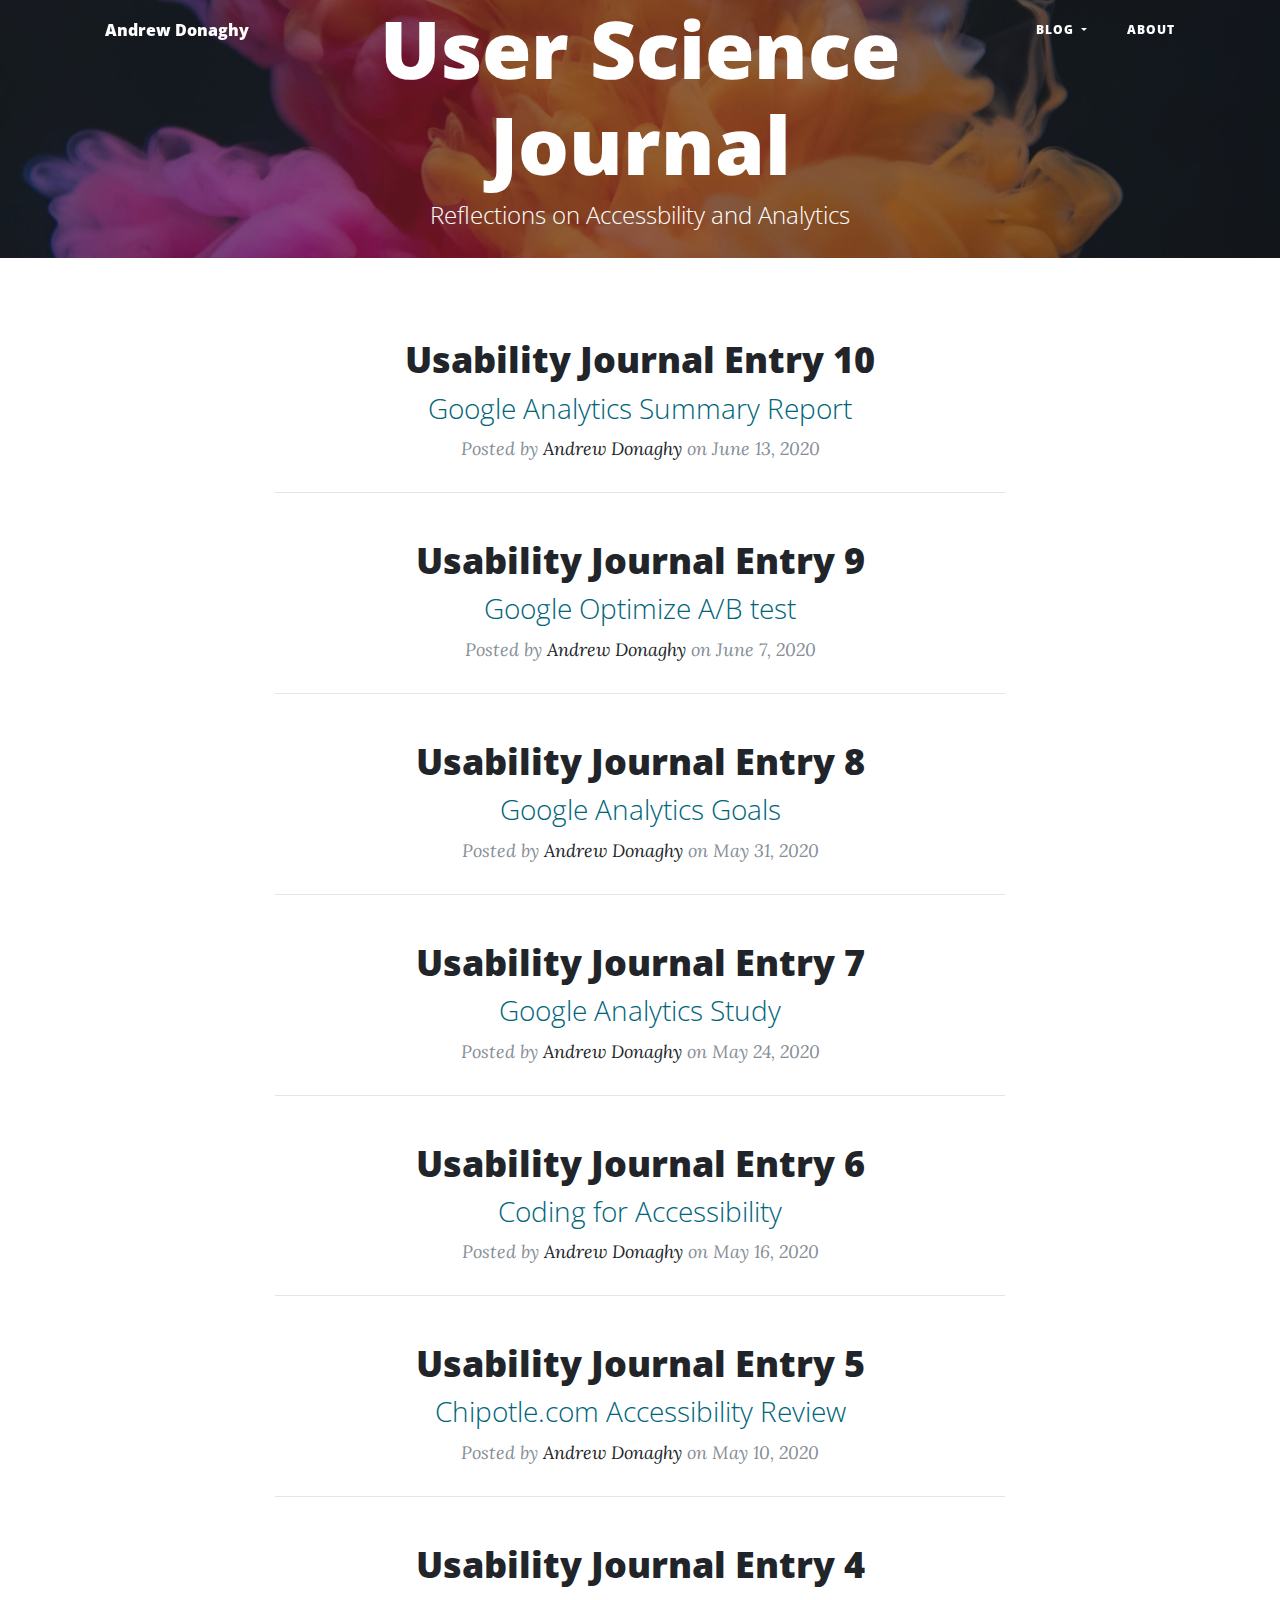
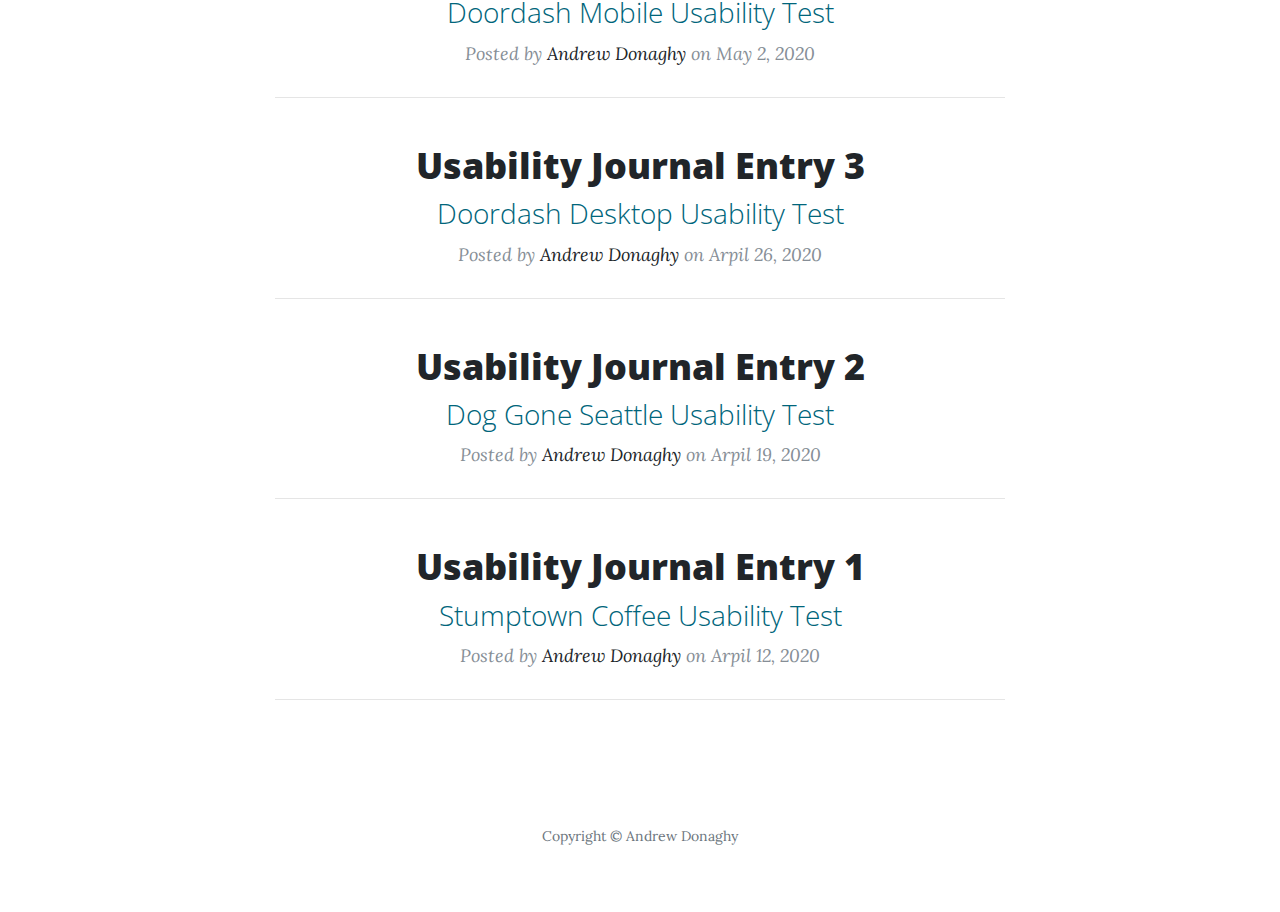
<file: index.html>
<!DOCTYPE html>
<html lang="en">

<head>
 <!-- Global site tag (gtag.js) - Google Analytics -->
<script async src="https://www.googletagmanager.com/gtag/js?id=UA-163426474-1"></script>
<script>
  window.dataLayer = window.dataLayer || [];
  function gtag(){dataLayer.push(arguments);}
  gtag('js', new Date());

  gtag('config', 'UA-163426474-1');
</script>

  <meta charset="utf-8">
  <meta name="viewport" content="width=device-width, initial-scale=1, shrink-to-fit=no">
  <meta name="description" content="Andrew Donaghy's User Science Journal">
  <meta name="author" content="Andrew Donaghy">

  <title>User Science Journal</title>

  <!-- Bootstrap core CSS -->
  <link href="https://stackpath.bootstrapcdn.com/bootstrap/4.3.1/css/bootstrap.min.css " rel="stylesheet">

  <!-- Custom fonts for this template -->
  <link rel="stylesheet" href="https://use.fontawesome.com/releases/v5.7.2/css/all.css" integrity="sha384-fnmOCqbTlWIlj8LyTjo7mOUStjsKC4pOpQbqyi7RrhN7udi9RwhKkMHpvLbHG9Sr"
    crossorigin="anonymous">
  <link href='https://fonts.googleapis.com/css?family=Lora:400,700,400italic,700italic' rel='stylesheet' type='text/css'>
  <link href='https://fonts.googleapis.com/css?family=Open+Sans:300italic,400italic,600italic,700italic,800italic,400,300,600,700,800'
    rel='stylesheet' type='text/css'>

  <!-- Custom styles for this template -->
  <link href="css/clean-blog.min.css" rel="stylesheet">
  <link rel="apple-touch-icon" sizes="57x57" href="apple-icon-57x57.png">
  <link rel="apple-touch-icon" sizes="60x60" href="apple-icon-60x60.png">
  <link rel="apple-touch-icon" sizes="72x72" href="apple-icon-72x72.png">
  <link rel="apple-touch-icon" sizes="76x76" href="apple-icon-76x76.png">
  <link rel="apple-touch-icon" sizes="114x114" href="apple-icon-114x114.png">
  <link rel="apple-touch-icon" sizes="120x120" href="apple-icon-120x120.png">
  <link rel="apple-touch-icon" sizes="144x144" href="apple-icon-144x144.png">
  <link rel="apple-touch-icon" sizes="152x152" href="apple-icon-152x152.png">
  <link rel="apple-touch-icon" sizes="180x180" href="apple-icon-180x180.png">
  <link rel="icon" type="image/png" sizes="192x192" href="android-icon-192x192.png">
  <link rel="icon" type="image/png" sizes="32x32" href="favicon-32x32.png">
  <link rel="icon" type="image/png" sizes="96x96" href="favicon-96x96.png">
  <link rel="icon" type="image/png" sizes="16x16" href="favicon-16x16.png">
  <link rel="manifest" href="manifest.json">
  <meta name="msapplication-TileColor" content="#ffffff">
  <meta name="msapplication-TileImage" content="ms-icon-144x144.png">
  <meta name="theme-color" content="#ffffff">

</head>


<body>
  <a class="skip-to-content-link" href="#main">
    Skip to main content
  </a>
  <!-- Navigation -->
  <nav class="navbar navbar-expand-lg navbar-light fixed-top" id="mainNav">
    <div class="container">
      <a class="navbar-brand" href="index.html">Andrew Donaghy</a>
      <button class="navbar-toggler navbar-toggler-right" type="button" data-toggle="collapse" data-target="#navbarResponsive"
        aria-controls="navbarResponsive" aria-expanded="false" aria-label="Toggle navigation">
        Menu
        <i class="fas fa-bars"></i>
      </button>
      <div class="collapse navbar-collapse" id="navbarResponsive">
        <ul class="navbar-nav ml-auto">
          <!-- <li class="nav-item">
            <a class="nav-link" href="index.html">Home</a>
          </li> -->

          <li class="nav-item dropdown">
            <a class="nav-link dropdown-toggle" href="#" id="navbarDropdownBlog" data-toggle="dropdown" aria-haspopup="true"
              aria-expanded="false">
              Blog
            </a>
            <div class="dropdown-menu dropdown-menu-right" aria-labelledby="navbarDropdownBlog">
              <a class="dropdown-item" href="post1.html">Post 1</a>
              <a class="dropdown-item" href="post2.html">Post 2</a>
              <a class="dropdown-item" href="post3.html">Post 3</a>
              <a class="dropdown-item" href="post4.html">Post 4</a>
              <a class="dropdown-item" href="post5.html">Post 5</a>
              <a class="dropdown-item" href="post6.html">Post 6</a>
              <a class="dropdown-item" href="post7.html">Post 7</a>
              <a class="dropdown-item" href="post8.html">Post 8</a>
              <a class="dropdown-item" href="post9.html">Post 9</a>
              <a class="dropdown-item" href="post10.html">Post 10</a>


            </div>
          </li>
          <li class="nav-item">
            <a class="nav-link" href="about.html">About</a>
          </li>
        </ul>
      </div>
    </div>
  </nav>

  <!-- Page Header -->
  <header class="masthead" style="background-image: url('img/abstract-art.jpg')">
    <div class="overlay"></div>
    <div class="container">
      <div class="row">
        <div class="col-lg-8 col-md-10 mx-auto">
          <div class="site-heading">
            <h1>User Science Journal</h1>
            <span class="subheading">Reflections on Accessbility and Analytics</span>

          </div>

        </div>
      </div>
    </div>
  </header>

  <!-- Main Content -->
  <main id="main" class="container">
    <div class="row">

      <div class="col-lg-8 col-md-12 mx-auto">
        <div class="post-preview">
          <a href="post10.html">
            <h2 class="post-title">
              Usability Journal Entry 10
            </h2>
            <h3 class="post-subtitle">
              Google Analytics Summary Report
            </h3>
          </a>
          <p class="post-meta">Posted by
            <a href="#">Andrew Donaghy</a>
            on June 13, 2020</p>
        </div>
        <hr>

      </div>

      <div class="col-lg-8 col-md-12 mx-auto">
        <div class="post-preview">
          <a href="post9.html">
            <h2 class="post-title">
              Usability Journal Entry 9
            </h2>
            <h3 class="post-subtitle">
              Google Optimize A/B test
            </h3>
          </a>
          <p class="post-meta">Posted by
            <a href="#">Andrew Donaghy</a>
            on June 7, 2020</p>
        </div>
        <hr>

      </div>

      <div class="col-lg-8 col-md-12 mx-auto">
        <div class="post-preview">
          <a href="post8.html">
            <h2 class="post-title">
              Usability Journal Entry 8
            </h2>
            <h3 class="post-subtitle">
              Google Analytics Goals
            </h3>
          </a>
          <p class="post-meta">Posted by
            <a href="#">Andrew Donaghy</a>
            on May 31, 2020</p>
        </div>
        <hr>

      </div>

      <div class="col-lg-8 col-md-12 mx-auto">
        <div class="post-preview">
          <a href="post7.html">
            <h2 class="post-title">
              Usability Journal Entry 7
            </h2>
            <h3 class="post-subtitle">
              Google Analytics Study
            </h3>
          </a>
          <p class="post-meta">Posted by
            <a href="#">Andrew Donaghy</a>
            on May 24, 2020</p>
        </div>
        <hr>

      </div>

      <div class="col-lg-8 col-md-12 mx-auto">
        <div class="post-preview">
          <a href="post6.html">
            <h2 class="post-title">
              Usability Journal Entry 6
            </h2>
            <h3 class="post-subtitle">
              Coding for Accessibility
            </h3>
          </a>
          <p class="post-meta">Posted by
            <a href="#">Andrew Donaghy</a>
            on May 16, 2020</p>
        </div>
        <hr>

      </div>

      <div class="col-lg-8 col-md-12 mx-auto">
        <div class="post-preview">
          <a href="post5.html">
            <h2 class="post-title">
              Usability Journal Entry 5
            </h2>
            <h3 class="post-subtitle">
              Chipotle.com Accessibility Review
            </h3>
          </a>
          <p class="post-meta">Posted by
            <a href="#">Andrew Donaghy</a>
            on May 10, 2020</p>
        </div>
        <hr>

      </div>

      <div class="col-lg-8 col-md-12 mx-auto">
        <div class="post-preview">
          <a href="post4.html">
            <h2 class="post-title">
              Usability Journal Entry 4
            </h2>
            <h3 class="post-subtitle">
              Doordash Mobile Usability Test
            </h3>
          </a>
          <p class="post-meta">Posted by
            <a href="#">Andrew Donaghy</a>
            on May 2, 2020</p>
        </div>
        <hr>

      </div>
 


      <div class="col-lg-8 col-md-12 mx-auto">
        <div class="post-preview">
          <a href="post3.html">
            <h2 class="post-title">
              Usability Journal Entry 3
            </h2>
            <h3 class="post-subtitle">
              Doordash Desktop Usability Test
            </h3>
          </a>
          <p class="post-meta">Posted by
            <a href="#">Andrew Donaghy</a>
            on Arpil 26, 2020</p>
        </div>
        <hr>

      </div>

      <div class="col-lg-8 col-md-12 mx-auto">
        <div class="post-preview">
          <a href="post2.html">
            <h2 class="post-title">
              Usability Journal Entry 2
            </h2>
            <h3 class="post-subtitle">
              Dog Gone Seattle Usability Test
            </h3>
          </a>
          <p class="post-meta">Posted by
            <a href="#">Andrew Donaghy</a>
            on Arpil 19, 2020</p>
        </div>
        <hr>

      </div>

      <div class="col-lg-8 col-md-12 mx-auto">
        <div class="post-preview">
          <a href="post1.html">
            <h2 class="post-title">
              Usability Journal Entry 1
            </h2>
            <h3 class="post-subtitle">
              Stumptown Coffee Usability Test
            </h3>
          </a>
          <p class="post-meta">Posted by
            <a href="#">Andrew Donaghy</a>
            on Arpil 12, 2020</p>
        </div>
        <hr>

      </div>

     


    </div>
  </main>


  <!-- Footer -->
  <footer>
    <div class="container">
      <div class="row">
        <div class="col-lg-8 col-md-10 mx-auto">
          <ul class="list-inline text-center">
            <li class="list-inline-item">
              <a href="https://github.com/apdonaghy">
                <span class="fa-stack fa-lg">
                  <i class="fas fa-circle fa-stack-2x"></i>
                  <i class="fab fa-github fa-stack-1x fa-inverse"></i>
                </span>
              </a>
            </li>
          </ul>
          <p class="copyright text-muted">Copyright &copy; Andrew Donaghy</p>
        </div>
      </div>
    </div>
  </footer>

  <!-- Bootstrap core JavaScript -->
  <script src="https://code.jquery.com/jquery-3.3.1.slim.min.js" integrity="sha384-q8i/X+965DzO0rT7abK41JStQIAqVgRVzpbzo5smXKp4YfRvH+8abtTE1Pi6jizo"
    crossorigin="anonymous"></script>
  <script src="https://cdnjs.cloudflare.com/ajax/libs/popper.js/1.14.7/umd/popper.min.js" integrity="sha384-UO2eT0CpHqdSJQ6hJty5KVphtPhzWj9WO1clHTMGa3JDZwrnQq4sF86dIHNDz0W1"
    crossorigin="anonymous"></script>
  <script src="https://stackpath.bootstrapcdn.com/bootstrap/4.3.1/js/bootstrap.min.js" integrity="sha384-JjSmVgyd0p3pXB1rRibZUAYoIIy6OrQ6VrjIEaFf/nJGzIxFDsf4x0xIM+B07jRM"
    crossorigin="anonymous"></script>


  <!-- Custom scripts for this template -->
  <script src="js/clean-blog.min.js"></script>
</body>

</html>
</file>
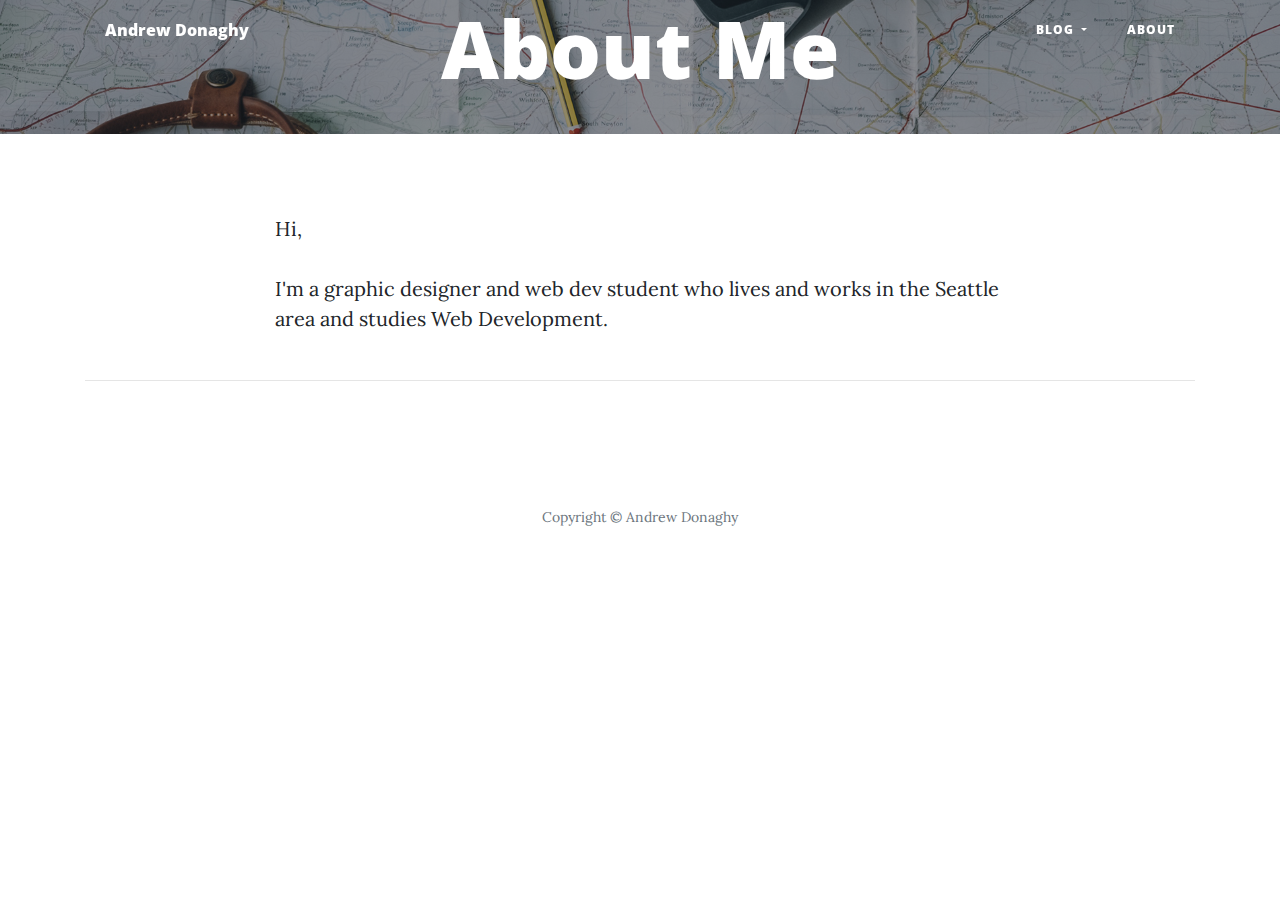
<file: about.html>
<!DOCTYPE html>
<html lang="en">

<head>
  <!-- Global site tag (gtag.js) - Google Analytics -->
<script async src="https://www.googletagmanager.com/gtag/js?id=UA-163426474-1"></script>
<script>
  window.dataLayer = window.dataLayer || [];
  function gtag(){dataLayer.push(arguments);}
  gtag('js', new Date());

  gtag('config', 'UA-163426474-1');
</script>

  <meta charset="utf-8">
  <meta name="viewport" content="width=device-width, initial-scale=1, shrink-to-fit=no">
  <meta name="description" content="">
  <meta name="author" content="">

  <title>Clean Blog - Start Bootstrap Theme</title>

  <!-- Bootstrap core CSS -->
  <link href="https://stackpath.bootstrapcdn.com/bootstrap/4.3.1/css/bootstrap.min.css " rel="stylesheet">

  <!-- Custom fonts for this template -->
  <link rel="stylesheet" href="https://use.fontawesome.com/releases/v5.7.2/css/all.css" integrity="sha384-fnmOCqbTlWIlj8LyTjo7mOUStjsKC4pOpQbqyi7RrhN7udi9RwhKkMHpvLbHG9Sr"
    crossorigin="anonymous">
  <link href='https://fonts.googleapis.com/css?family=Lora:400,700,400italic,700italic' rel='stylesheet' type='text/css'>
  <link href='https://fonts.googleapis.com/css?family=Open+Sans:300italic,400italic,600italic,700italic,800italic,400,300,600,700,800'
    rel='stylesheet' type='text/css'>
  <link href="css/clean-blog.min.css" rel="stylesheet">

</head>

<body>

  <!-- Navigation -->
  <nav class="navbar navbar-expand-lg navbar-light fixed-top" id="mainNav">
    <div class="container">
      <a class="navbar-brand" href="index.html">Andrew Donaghy</a>
      <button class="navbar-toggler navbar-toggler-right" type="button" data-toggle="collapse" data-target="#navbarResponsive"
        aria-controls="navbarResponsive" aria-expanded="false" aria-label="Toggle navigation">
        Menu
        <i class="fas fa-bars"></i>
      </button>
      <div class="collapse navbar-collapse" id="navbarResponsive">
        <ul class="navbar-nav ml-auto">
          <!-- <li class="nav-item">
            <a class="nav-link" href="index.html">Home</a>
          </li> -->


          <li class="nav-item dropdown">
            <a class="nav-link dropdown-toggle" href="#" id="navbarDropdownBlog" data-toggle="dropdown" aria-haspopup="true"
              aria-expanded="false">
              Blog
            </a>
            <div class="dropdown-menu dropdown-menu-right" aria-labelledby="navbarDropdownBlog">
              <a class="dropdown-item" href="post1.html">Post 1</a>
              <a class="dropdown-item" href="post2.html">Post 2</a>
              <a class="dropdown-item" href="post3.html">Post 3</a>
              <a class="dropdown-item" href="post4.html">Post 4</a>
              <a class="dropdown-item" href="post5.html">Post 5</a>
              <a class="dropdown-item" href="post6.html">Post 6</a>
              <a class="dropdown-item" href="post7.html">Post 7</a>
              <a class="dropdown-item" href="post8.html">Post 8</a>
              <a class="dropdown-item" href="post9.html">Post 9</a>
              <a class="dropdown-item" href="post10.html">Post 10</a>
            </div>
          </li>
          <li class="nav-item">
            <a class="nav-link" href="about.html">About</a>
          </li>
        </ul>
      </div>
    </div>
  </nav>


  <!-- Page Header -->
  <header class="masthead" style="background-image: url('img/about-bg.jpg')">
    <div class="overlay"></div>
    <div class="container">
      <div class="row">
        <div class="col-lg-8 col-md-10 mx-auto">
          <div class="page-heading">
            <h1>About Me</h1>
            <!-- <span class="subheading"></span> -->
          </div>
        </div>
      </div>
    </div>
  </header>

  <!-- Main Content -->
  <div class="container">
    <div class="row">
      <div class="col-lg-8 col-md-12 mx-auto">
        <p>Hi,</p>
        <p>I'm a graphic designer and web dev student who lives and works in the Seattle area and studies Web Development.</p>
     
        
      </div>
    </div>

    <hr>

  <!-- Footer -->
  <footer>
    <div class="container">
      <div class="row">
        <div class="col-lg-8 col-md-10 mx-auto">
          <ul class="list-inline text-center">
            <li class="list-inline-item">
              <a href="https://github.com/apdonaghy">
                <span class="fa-stack fa-lg">
                  <i class="fas fa-circle fa-stack-2x"></i>
                  <i class="fab fa-github fa-stack-1x fa-inverse"></i>
                </span>
              </a>
            </li>
          </ul>
          <p class="copyright text-muted">Copyright &copy; Andrew Donaghy</p>
        </div>
      </div>
    </div>
  </footer>

  <!-- Bootstrap core JavaScript -->
  <script src="https://code.jquery.com/jquery-3.3.1.slim.min.js" integrity="sha384-q8i/X+965DzO0rT7abK41JStQIAqVgRVzpbzo5smXKp4YfRvH+8abtTE1Pi6jizo"
    crossorigin="anonymous"></script>
  <script src="https://cdnjs.cloudflare.com/ajax/libs/popper.js/1.14.7/umd/popper.min.js" integrity="sha384-UO2eT0CpHqdSJQ6hJty5KVphtPhzWj9WO1clHTMGa3JDZwrnQq4sF86dIHNDz0W1"
    crossorigin="anonymous"></script>
  <script src="https://stackpath.bootstrapcdn.com/bootstrap/4.3.1/js/bootstrap.min.js" integrity="sha384-JjSmVgyd0p3pXB1rRibZUAYoIIy6OrQ6VrjIEaFf/nJGzIxFDsf4x0xIM+B07jRM"
    crossorigin="anonymous"></script>


  <!-- Custom scripts for this template -->
  <script src="js/clean-blog.min.js"></script>
</body>

</html>
</file>
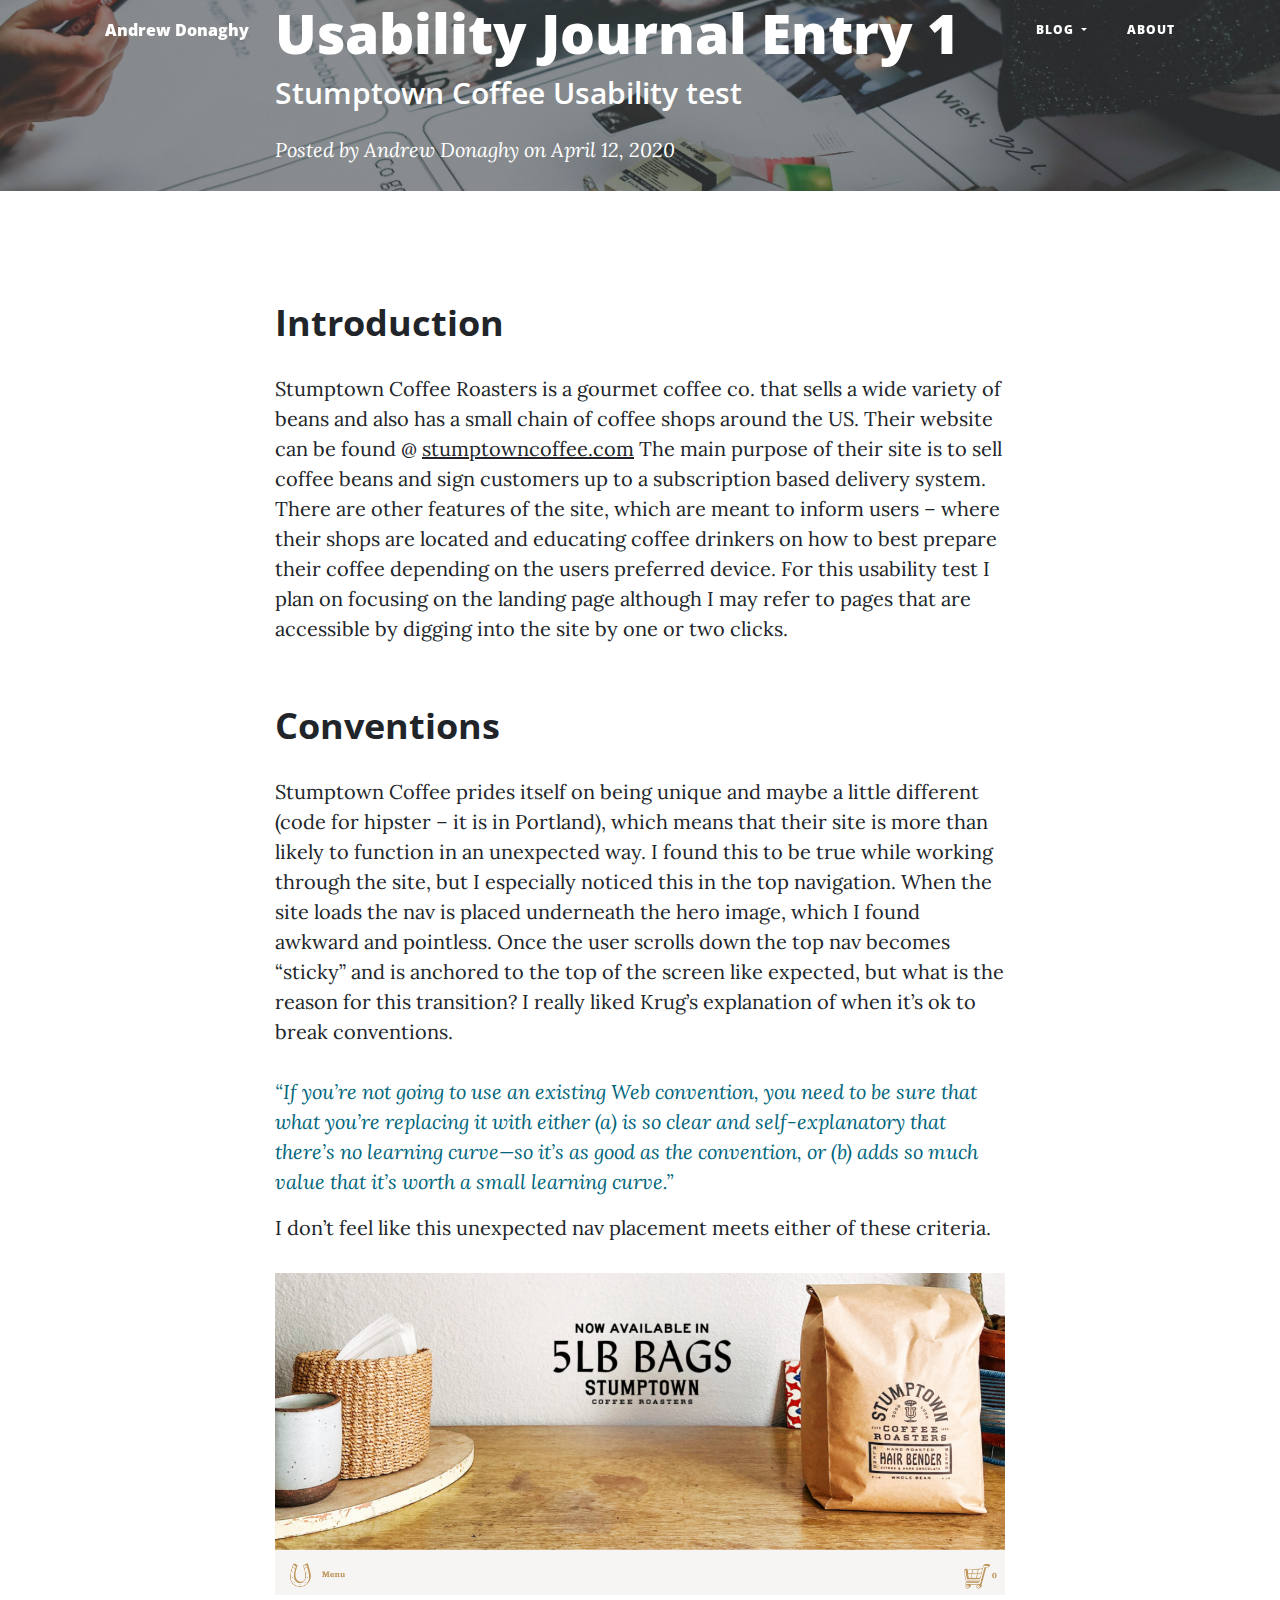
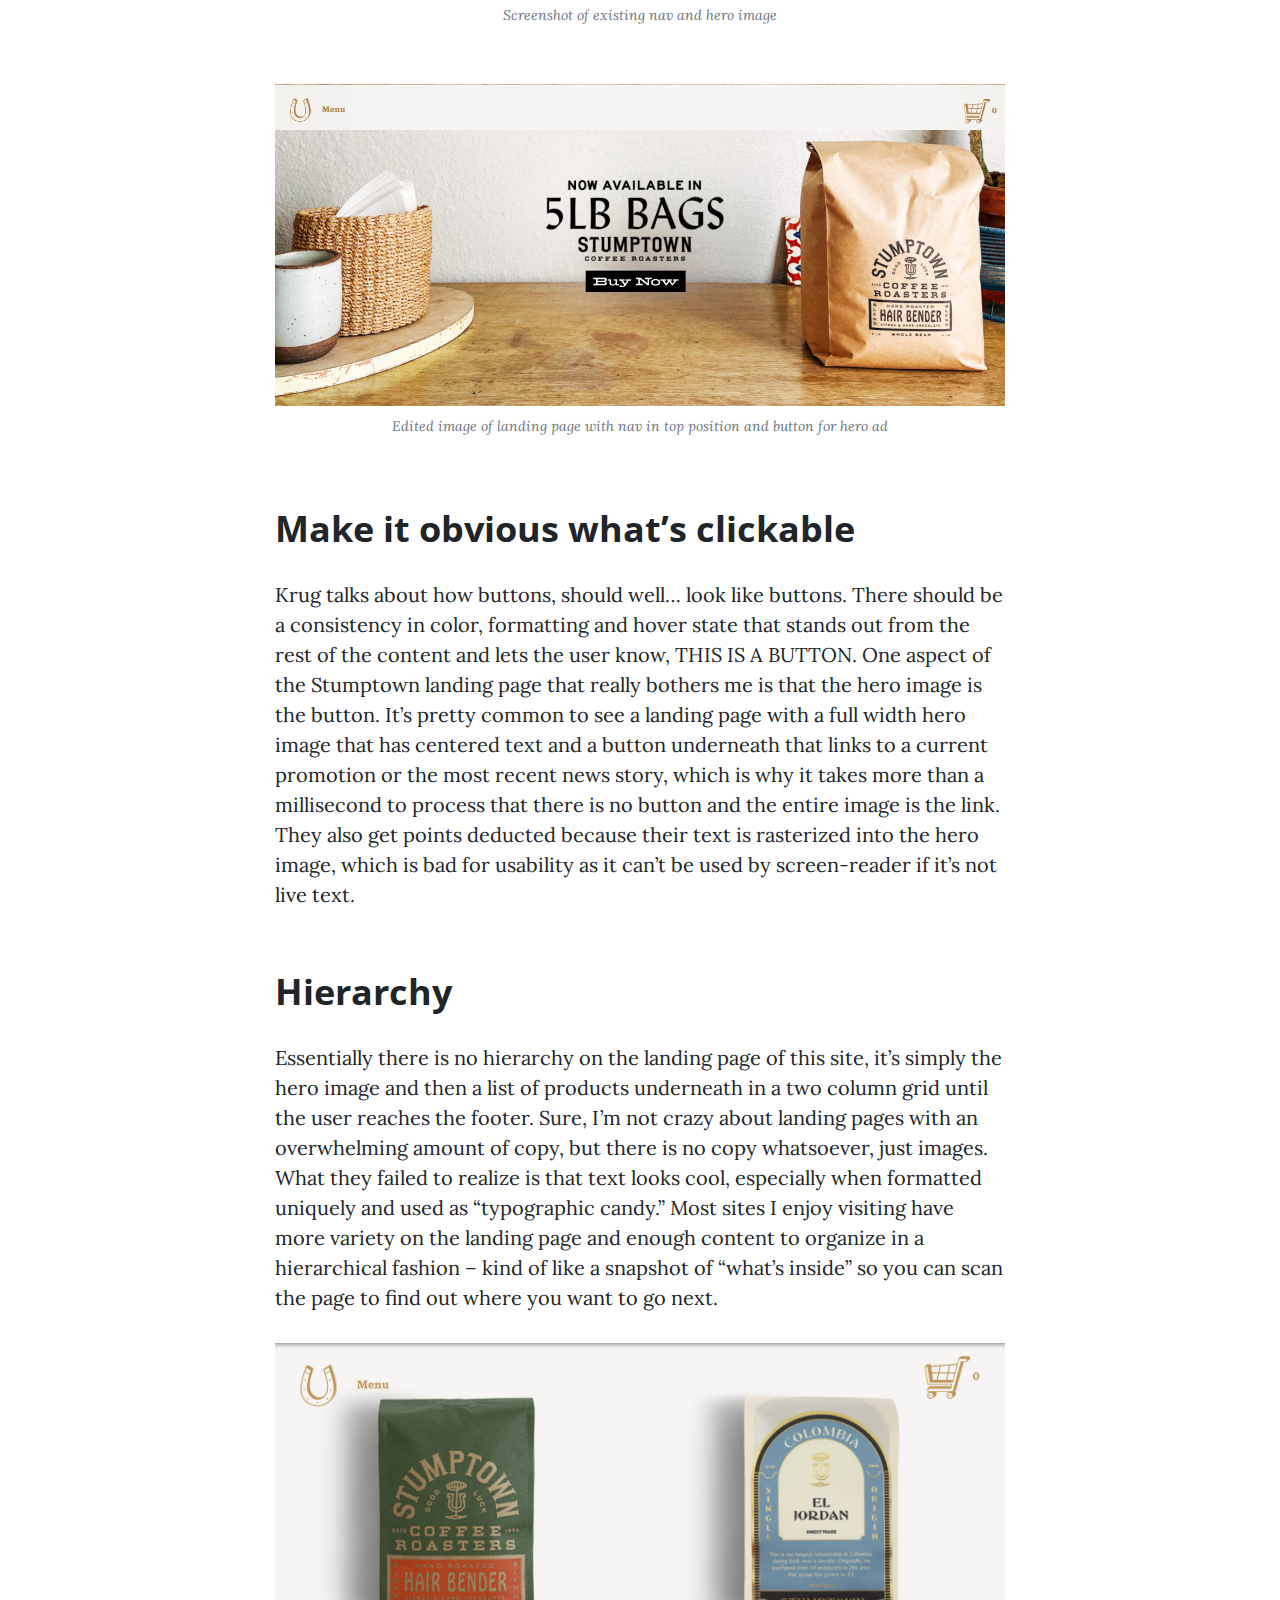
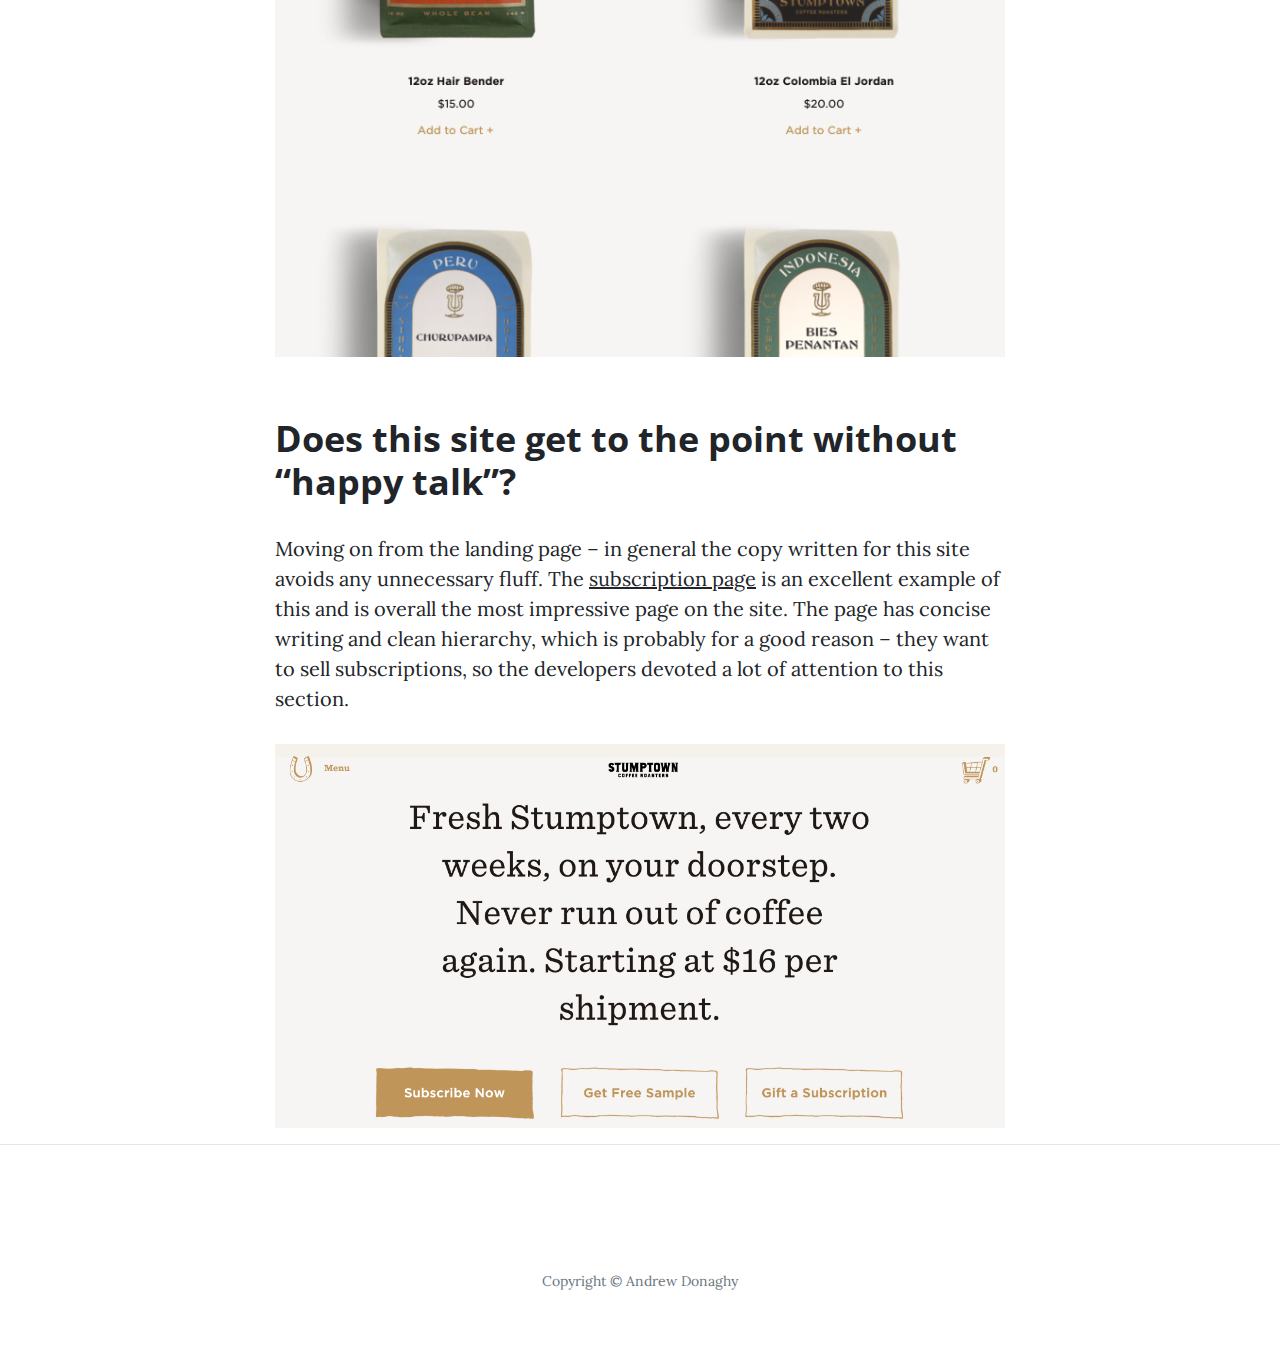
<file: post1.html>
<!DOCTYPE html>
<html lang="en">

<head>
  <!-- Global site tag (gtag.js) - Google Analytics -->
  <script async src="https://www.googletagmanager.com/gtag/js?id=UA-163426474-1"></script>
  <script>
    window.dataLayer = window.dataLayer || [];

    function gtag() {
      dataLayer.push(arguments);
    }
    gtag('js', new Date());

    gtag('config', 'UA-163426474-1');
  </script>
  <meta charset="utf-8">
  <meta name="viewport" content="width=device-width, initial-scale=1, shrink-to-fit=no">
  <meta name="description" content="Andrew Donaghy's User Science Journal">
  <meta name="author" content="Andrew Donaghy">

  <title>User Science Journal</title>

  <!-- Bootstrap core CSS -->
  <link href="https://stackpath.bootstrapcdn.com/bootstrap/4.3.1/css/bootstrap.min.css " rel="stylesheet">

  <!-- Custom fonts for this template -->
  <link rel="stylesheet" href="https://use.fontawesome.com/releases/v5.7.2/css/all.css"
    integrity="sha384-fnmOCqbTlWIlj8LyTjo7mOUStjsKC4pOpQbqyi7RrhN7udi9RwhKkMHpvLbHG9Sr" crossorigin="anonymous">
  <link href='https://fonts.googleapis.com/css?family=Lora:400,700,400italic,700italic' rel='stylesheet'
    type='text/css'>
  <link
    href='https://fonts.googleapis.com/css?family=Open+Sans:300italic,400italic,600italic,700italic,800italic,400,300,600,700,800'
    rel='stylesheet' type='text/css'>
  <link href="css/clean-blog.min.css" rel="stylesheet">

</head>

<body>

  <!-- Navigation -->
  <nav class="navbar navbar-expand-lg navbar-light fixed-top" id="mainNav">
    <div class="container">
      <a class="navbar-brand" href="index.html">Andrew Donaghy</a>
      <button class="navbar-toggler navbar-toggler-right" type="button" data-toggle="collapse"
        data-target="#navbarResponsive" aria-controls="navbarResponsive" aria-expanded="false"
        aria-label="Toggle navigation">
        Menu
        <i class="fas fa-bars"></i>
      </button>
      <div class="collapse navbar-collapse" id="navbarResponsive">
        <ul class="navbar-nav ml-auto">
          <li class="nav-item dropdown">
            <a class="nav-link dropdown-toggle" href="#" id="navbarDropdownBlog" data-toggle="dropdown"
              aria-haspopup="true" aria-expanded="false">
              Blog
            </a>
            <div class="dropdown-menu dropdown-menu-right" aria-labelledby="navbarDropdownBlog">
              <a class="dropdown-item" href="post1.html">Post 1</a>
              <a class="dropdown-item" href="post2.html">Post 2</a>
              <a class="dropdown-item" href="post3.html">Post 3</a>  
              <a class="dropdown-item" href="post4.html">Post 4</a>
              <a class="dropdown-item" href="post5.html">Post 5</a>
              <a class="dropdown-item" href="post6.html">Post 6</a>
              <a class="dropdown-item" href="post7.html">Post 7</a>
              <a class="dropdown-item" href="post8.html">Post 8</a>
              <a class="dropdown-item" href="post9.html">Post 9</a>
              <a class="dropdown-item" href="post10.html">Post 10</a>


            </div>
          </li>
          <li class="nav-item">
            <a class="nav-link" href="about.html">About</a>
          </li>
        </ul>
      </div>
    </div>
  </nav>


  <!-- Page Header -->
  <header class="masthead" style="background-image: url('img/brainstorming.jpg')">
    <div class="overlay"></div>
    <div class="container">
      <div class="row">
        <div class="col-lg-8 col-md-10 mx-auto">
          <div class="post-heading">
            <h1>Usability Journal Entry 1</h1>
            <h2 class="subheading">Stumptown Coffee Usability test
            </h2>
            <span class="meta">Posted by
              <a href="#">Andrew Donaghy</a>
              on April 12, 2020</span>
          </div>
        </div>
      </div>
    </div>
  </header>

  <!-- Post Content -->
  <article>
    <div class="container">
      <div class="row">
        <div class="col-lg-8 col-md-10 mx-auto">


          <h2 class="section-heading">Introduction</h2>
          <p>
            Stumptown Coffee Roasters is a gourmet coffee co. that sells a wide variety of beans and also has a small
            chain of coffee shops around the US. Their website can be found @ <a
              href=" https://www.stumptowncoffee.com/">stumptowncoffee.com</a> The main purpose of their site is to sell
            coffee beans and sign customers
            up to a subscription based delivery system. There are other features of the site, which are meant to inform
            users – where their shops are located and educating coffee drinkers on how to best prepare their coffee
            depending on the users preferred device. For this usability test I plan on focusing on the landing page
            although I may refer to pages that are accessible by digging into the site by one or two clicks.
          </p>

          <h2 class="section-heading">Conventions</h2>

          <p>
            Stumptown Coffee prides itself on being unique and maybe a little different (code for hipster – it is in
            Portland), which means that their site is more than likely to function in an unexpected way. I found this to
            be true while working through the site, but I especially noticed this in the top navigation. When the site
            loads the nav is placed underneath the hero image, which I found awkward and pointless. Once the user
            scrolls down the top nav becomes “sticky” and is anchored to the top of the screen like expected, but what
            is the reason for this transition? I really liked Krug’s explanation of when it’s ok to break conventions.
            <blockquote class="blockquote">“If you’re not going to use an existing Web convention, you need to be sure
              that what you’re replacing it
              with either (a) is so clear and self-explanatory that there’s no learning curve—so it’s as good as the
              convention, or (b) adds so much value that it’s worth a small learning curve.”</blockquote> I don’t feel
            like this
            unexpected nav placement meets either of these criteria.
          </p>
          <img class="img-fluid" src="img/original.png" alt="original site">

          <span class="caption text-muted mb-5">Screenshot of existing nav and hero image</span>


          <img class="img-fluid" src="img/revised.png" alt="revised site">

          <span class="caption text-muted">Edited image of landing page with nav in top position and button for hero
            ad</span>


          <h2 class="section-heading">Make it obvious what’s clickable</h2>

          <p>
            Krug talks about how buttons, should well… look like buttons. There should be a consistency in color,
            formatting and hover state that stands out from the rest of the content and lets the user know, THIS IS A
            BUTTON. One aspect of the Stumptown landing page that really bothers me is that the hero image is the
            button. It’s pretty common to see a landing page with a full width hero image that has centered text and a
            button underneath that links to a current promotion or the most recent news story, which is why it takes
            more than a millisecond to process that there is no button and the entire image is the link. They also get
            points deducted because their text is rasterized into the hero image, which is bad for usability as it can’t
            be used by screen-reader if it’s not live text.
          </p>

          <h2 class="section-heading">Hierarchy</h2>


          <p>
            Essentially there is no hierarchy on the landing page of this site, it’s simply the hero image and then a
            list of products underneath in a two column grid until the user reaches the footer. Sure, I’m not crazy
            about landing pages with an overwhelming amount of copy, but there is no copy whatsoever, just images. What
            they failed to realize is that text looks cool, especially when formatted uniquely and used as “typographic
            candy.” Most sites I enjoy visiting have more variety on the landing page and enough content to organize in
            a hierarchical fashion – kind of like a snapshot of “what’s inside” so you can scan the page to find out
            where you want to go next.
          </p>

          <img class="img-fluid" src="img/products.png" alt="revised site">


          <h2 class="section-heading">Does this site get to the point without “happy talk”?</h2>

          <p>
            Moving on from the landing page – in general the copy written for this site avoids any unnecessary fluff.
            The <a href="https://www.stumptowncoffee.com/subscriptions">subscription page</a> is an excellent example of
            this and is
            overall the most impressive page on the site. The page has concise writing and clean hierarchy, which is
            probably for a good reason – they want to sell subscriptions, so the developers devoted a lot of attention
            to this section.
          </p>
          <img class="img-fluid" src="img/good_copy.png" alt="revised site">




        </div>
      </div>
    </div>
  </article>

  <hr>

  <!-- Footer -->
  <footer>
    <div class="container">
      <div class="row">
        <div class="col-lg-8 col-md-10 mx-auto">
          <ul class="list-inline text-center">
            <li class="list-inline-item">
              <a href="https://github.com/apdonaghy">
                <span class="fa-stack fa-lg">
                  <i class="fas fa-circle fa-stack-2x"></i>
                  <i class="fab fa-github fa-stack-1x fa-inverse"></i>
                </span>
              </a>
            </li>
          </ul>
          <p class="copyright text-muted">Copyright &copy; Andrew Donaghy</p>
        </div>
      </div>
    </div>
  </footer>

  <!-- Bootstrap core JavaScript -->
  <script src="https://code.jquery.com/jquery-3.3.1.slim.min.js"
    integrity="sha384-q8i/X+965DzO0rT7abK41JStQIAqVgRVzpbzo5smXKp4YfRvH+8abtTE1Pi6jizo" crossorigin="anonymous">
  </script>
  <script src="https://cdnjs.cloudflare.com/ajax/libs/popper.js/1.14.7/umd/popper.min.js"
    integrity="sha384-UO2eT0CpHqdSJQ6hJty5KVphtPhzWj9WO1clHTMGa3JDZwrnQq4sF86dIHNDz0W1" crossorigin="anonymous">
  </script>
  <script src="https://stackpath.bootstrapcdn.com/bootstrap/4.3.1/js/bootstrap.min.js"
    integrity="sha384-JjSmVgyd0p3pXB1rRibZUAYoIIy6OrQ6VrjIEaFf/nJGzIxFDsf4x0xIM+B07jRM" crossorigin="anonymous">
  </script>


  <!-- Custom scripts for this template -->
  <script src="js/clean-blog.min.js"></script>
</body>

</html>
</file>
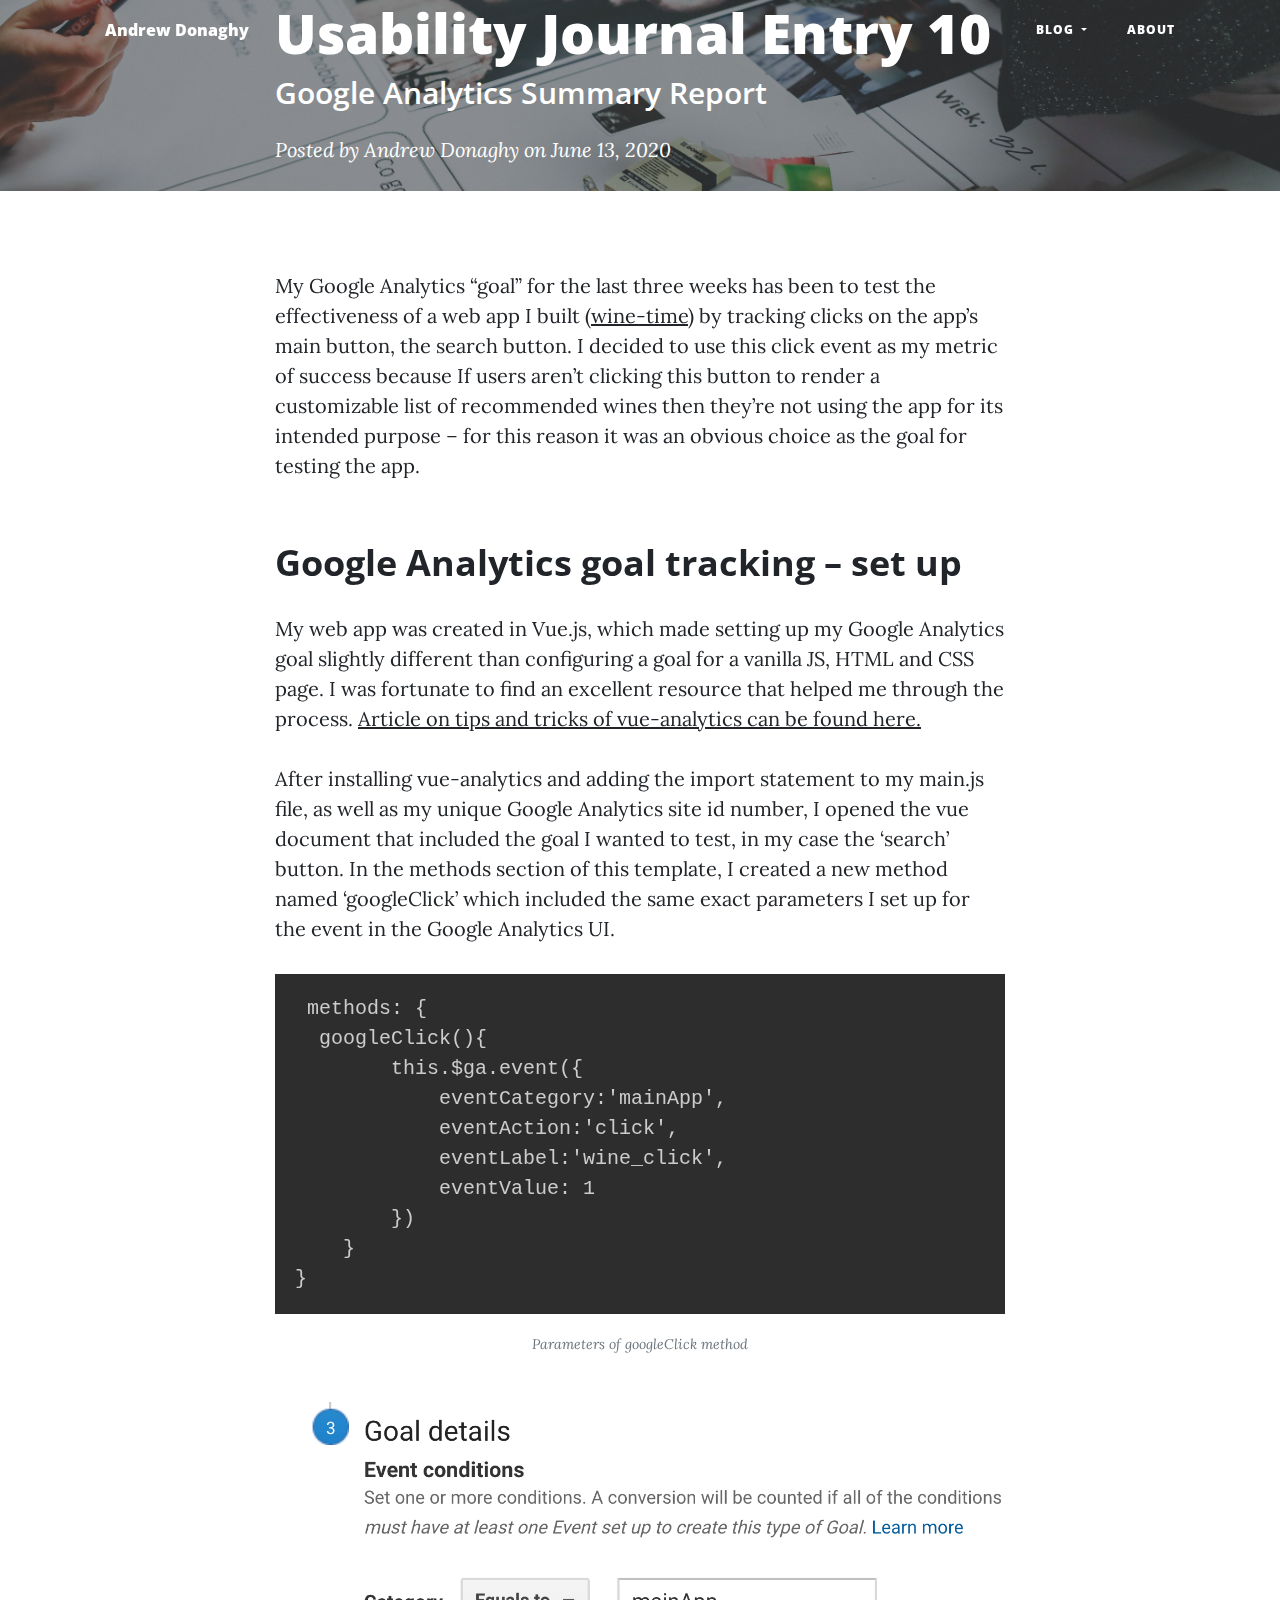
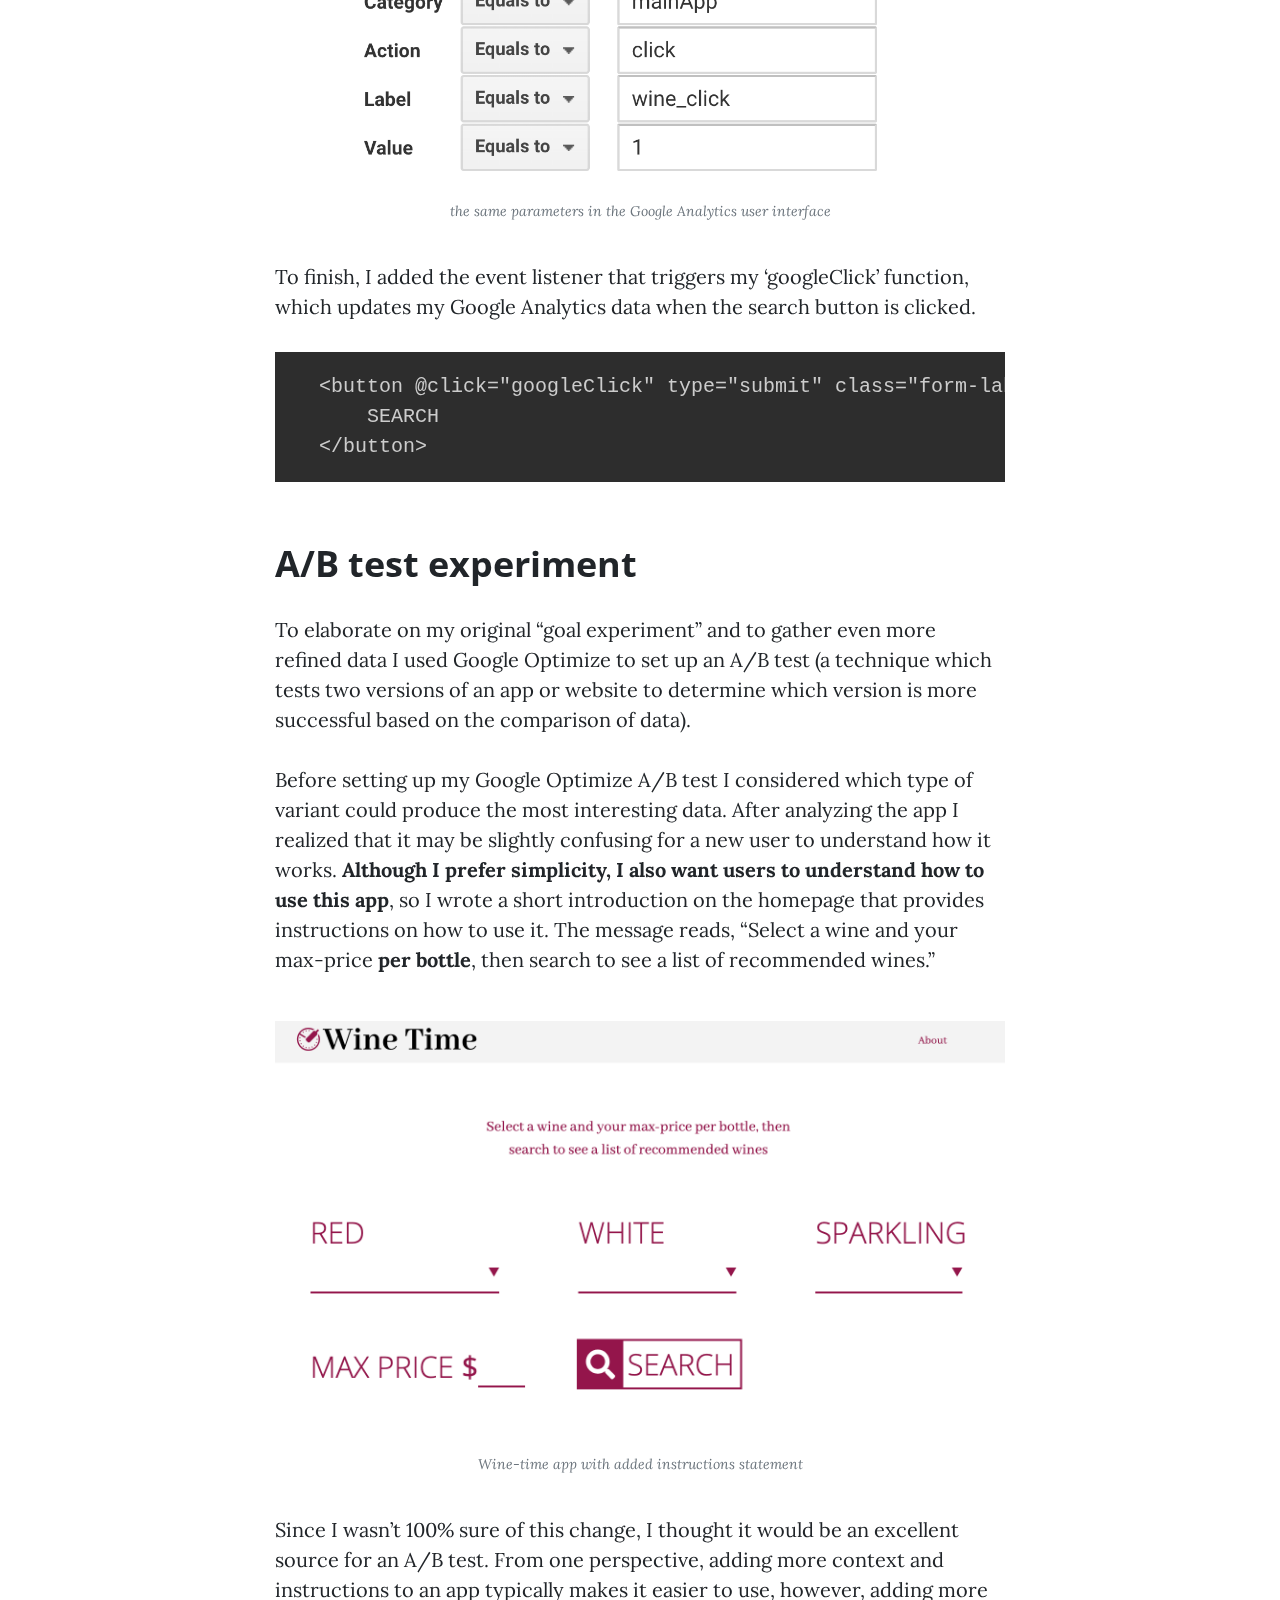
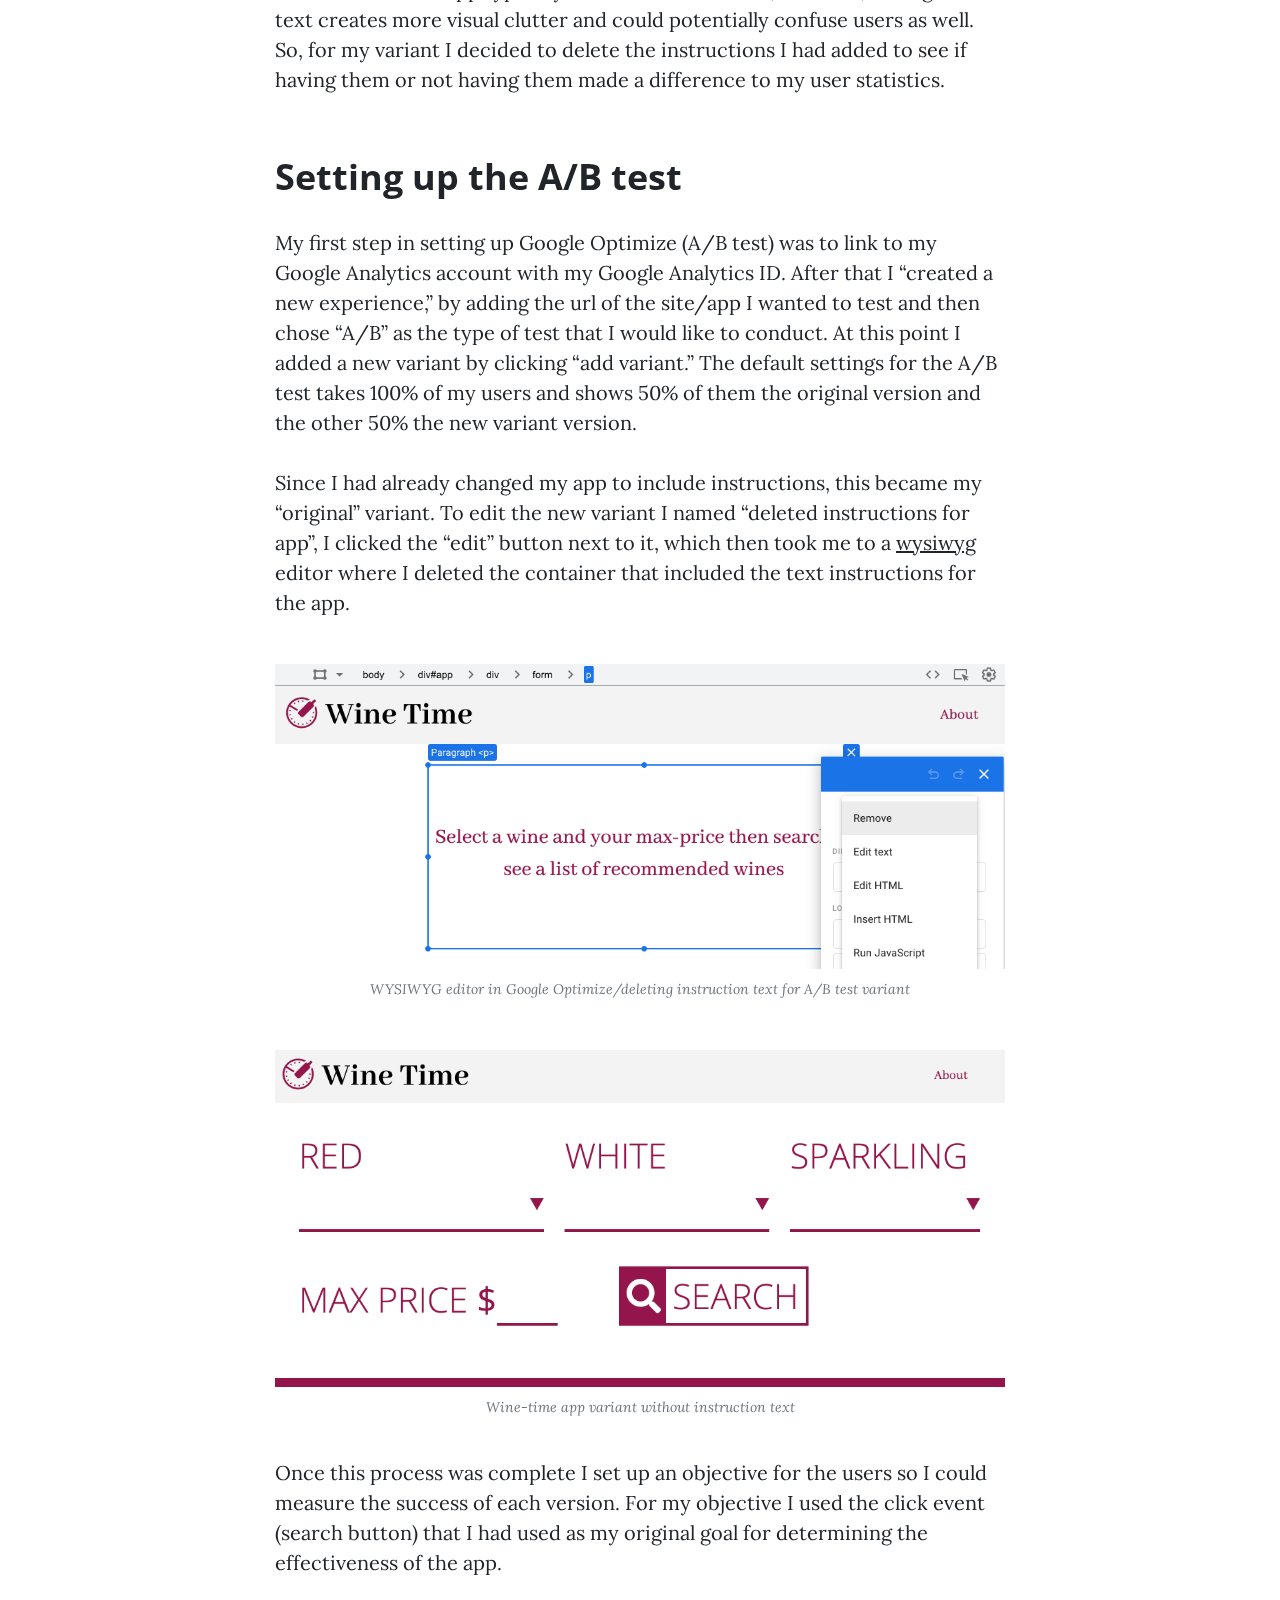
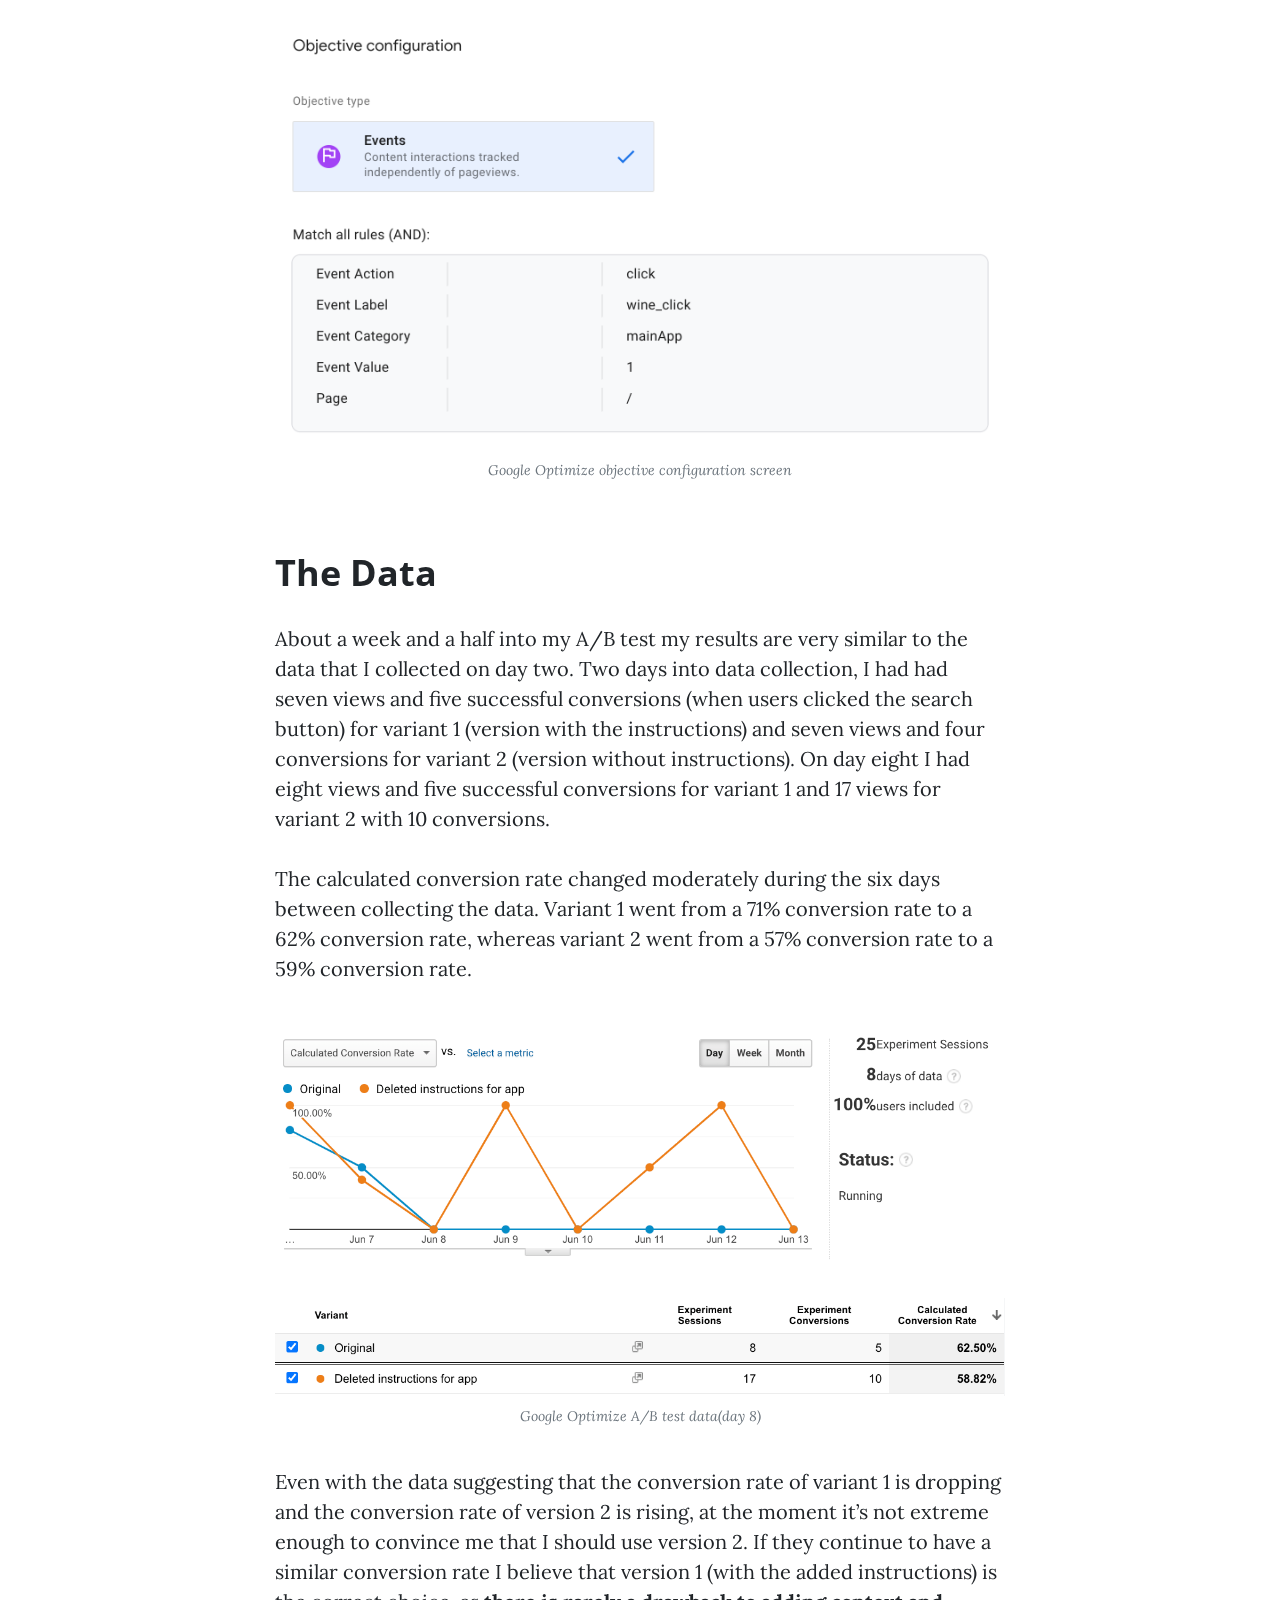
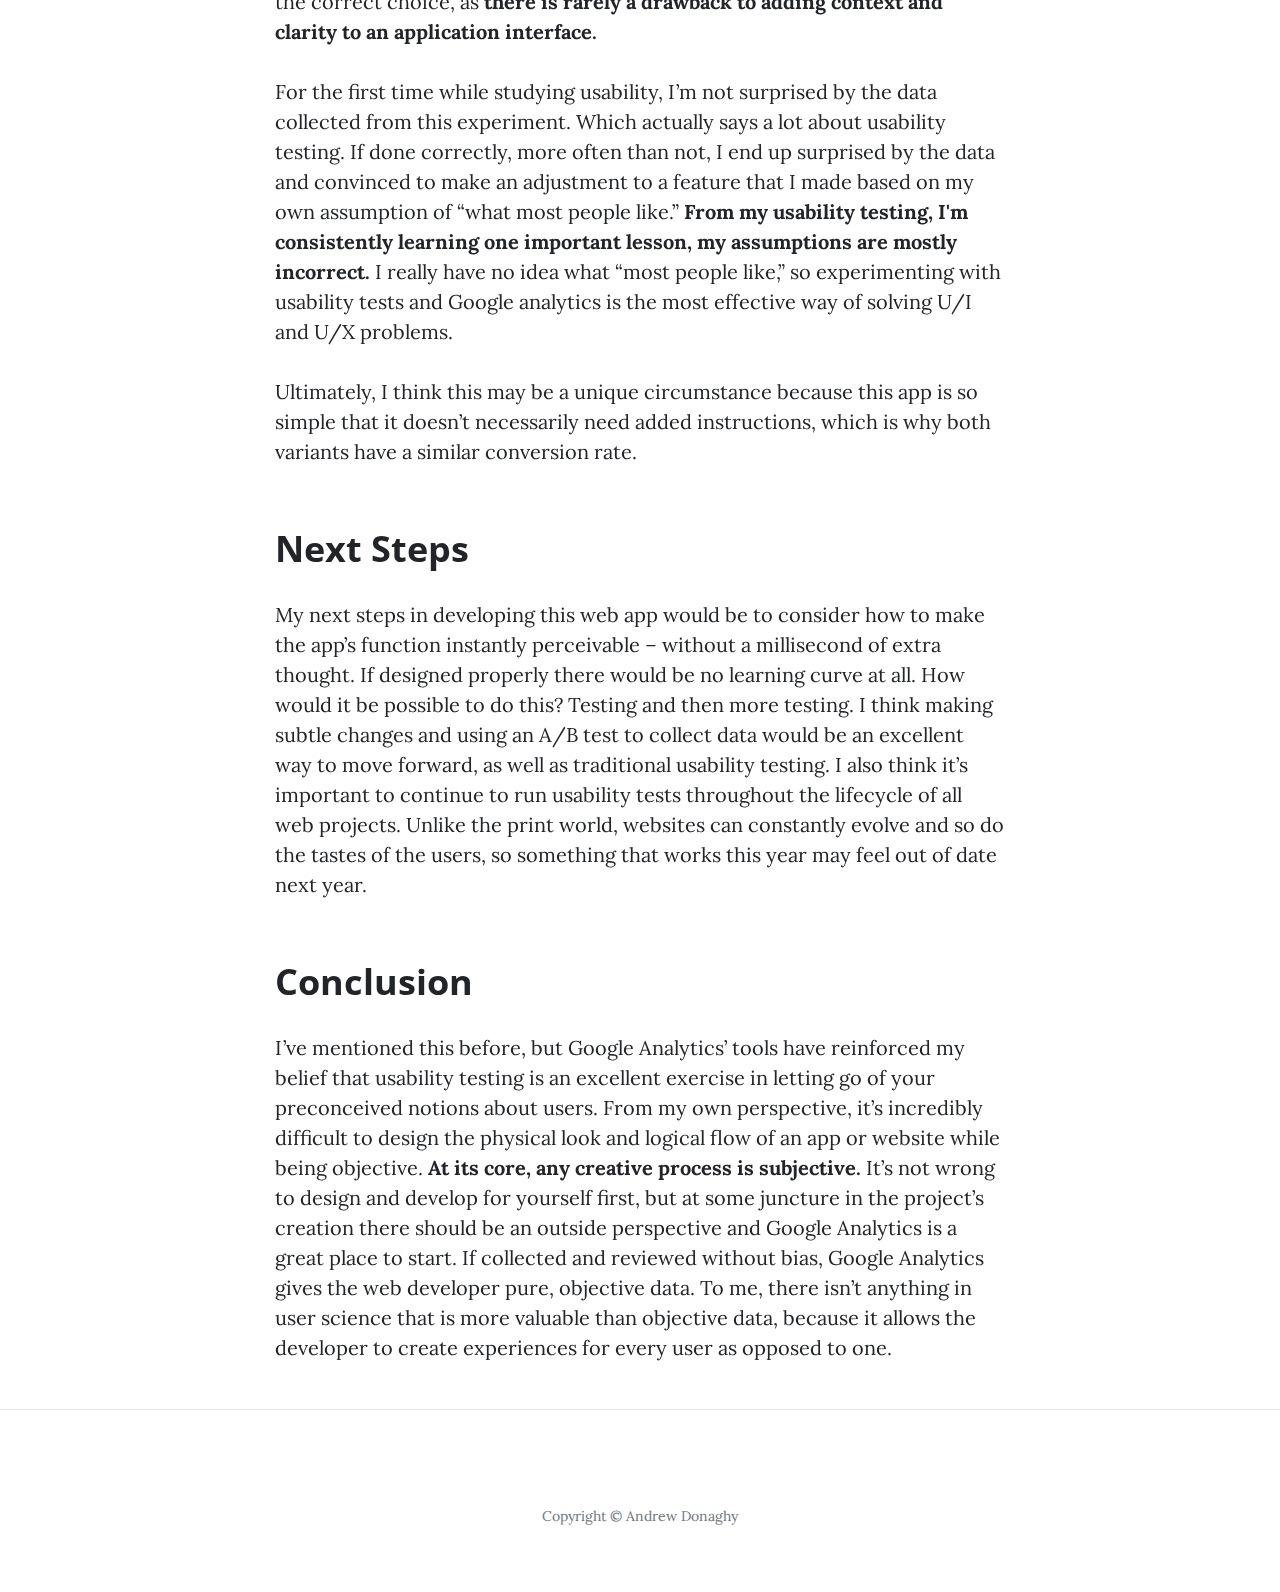
<file: post10.html>
<!DOCTYPE html>
<html lang="en">

<head>
  <!-- Global site tag (gtag.js) - Google Analytics -->
  <script async src="https://www.googletagmanager.com/gtag/js?id=UA-163426474-1"></script>
  <script>
    window.dataLayer = window.dataLayer || [];

    function gtag() {
      dataLayer.push(arguments);
    }
    gtag('js', new Date());

    gtag('config', 'UA-163426474-1');
  </script>
   <meta charset="utf-8">
   <meta name="viewport" content="width=device-width, initial-scale=1, shrink-to-fit=no">
   <meta name="description" content="Andrew Donaghy's User Science Journal">
   <meta name="author" content="Andrew Donaghy">

  <title>User Science Journal</title>

  <!-- Bootstrap core CSS -->
  <link href="https://stackpath.bootstrapcdn.com/bootstrap/4.3.1/css/bootstrap.min.css " rel="stylesheet">

  <!-- Custom fonts for this template -->
  <link rel="stylesheet" href="https://use.fontawesome.com/releases/v5.7.2/css/all.css"
    integrity="sha384-fnmOCqbTlWIlj8LyTjo7mOUStjsKC4pOpQbqyi7RrhN7udi9RwhKkMHpvLbHG9Sr" crossorigin="anonymous">
  <link href='https://fonts.googleapis.com/css?family=Lora:400,700,400italic,700italic' rel='stylesheet'
    type='text/css'>
  <link
    href='https://fonts.googleapis.com/css?family=Open+Sans:300italic,400italic,600italic,700italic,800italic,400,300,600,700,800'
    rel='stylesheet' type='text/css'>
  <link href="css/clean-blog.min.css" rel="stylesheet">
  <link rel="stylesheet" href="css/prism.css" />
</head>

<body>
  <a class="skip-to-content-link" href="#main">
    Skip to main content
  </a>
  <!-- Navigation -->
  <nav class="navbar navbar-expand-lg navbar-light fixed-top" id="mainNav">
    <div class="container zIndex">
      <a class="navbar-brand" href="index.html">Andrew Donaghy</a>
      <button class="navbar-toggler navbar-toggler-right" type="button" data-toggle="collapse"
        data-target="#navbarResponsive" aria-controls="navbarResponsive" aria-expanded="false"
        aria-label="Toggle navigation">
        Menu
        <i class="fas fa-bars"></i>
      </button>
      <div class="collapse navbar-collapse" id="navbarResponsive">
        <ul class="navbar-nav ml-auto">
          <li class="nav-item dropdown">
            <a class="nav-link dropdown-toggle" href="#" id="navbarDropdownBlog" data-toggle="dropdown"
              aria-haspopup="true" aria-expanded="false">
              Blog
            </a>
            <div class="dropdown-menu dropdown-menu-right" aria-labelledby="navbarDropdownBlog">
              <a class="dropdown-item" href="post1.html">Post 1</a>
              <a class="dropdown-item" href="post2.html">Post 2</a>
              <a class="dropdown-item" href="post3.html">Post 3</a>
              <a class="dropdown-item" href="post4.html">Post 4</a>
              <a class="dropdown-item" href="post5.html">Post 5</a>
              <a class="dropdown-item" href="post6.html">Post 6</a>
              <a class="dropdown-item" href="post7.html">Post 7</a>
              <a class="dropdown-item" href="post8.html">Post 8</a>
              <a class="dropdown-item" href="post9.html">Post 9</a>
              <a class="dropdown-item" href="post10.html">Post 10</a>

            </div>
          </li>
          <li class="nav-item">
            <a class="nav-link" href="about.html">About</a>
          </li>
        </ul>
      </div>
    </div>
  </nav>


  <!-- Page Header -->
  <header class="masthead" style="background-image: url('img/brainstorming.jpg')">
    <div class="overlay"></div>
    <div class="container">
      <div class="row">
        <div class="col-lg-8 col-md-10 mx-auto">
          <div class="post-heading">
            <h1>Usability Journal Entry 10</h1>
            <h2 class="subheading">Google Analytics Summary Report
            </h2>
            <span class="meta">Posted by
              <a href="#">Andrew Donaghy</a>
              on June 13, 2020</span>
          </div>
        </div>
      </div>
    </div>
  </header>

  <!-- Post Content -->
  <main id="main" class="container">

    <article class="row">
      <div class="col-lg-8 col-md-10 mx-auto">
        <section>
          <p>My Google Analytics “goal” for the last three weeks has been to test the effectiveness of a web app I built <a href="https://www.andrewdonaghy.dev/wine-time/">(wine-time)</a> by tracking clicks on the app’s main button, the search button. I decided to use this click event as my metric of success because If users aren’t clicking this button to render a customizable list of recommended wines then they’re not using the app for its intended purpose – for this reason it was an obvious choice as the goal for testing the app.</p>
        </section>

        <section>
          <h2 class="section-heading">Google Analytics goal tracking – set up</h2>

          <p>My web app was created in Vue.js, which made setting up my Google Analytics goal slightly different than configuring a goal for a vanilla JS, HTML and CSS page. I was fortunate to find an excellent resource that helped me through the process. <a href="https://medium.com/dailyjs tips-tricks-for-vue-analytics-87a9d2838915">Article on tips and tricks of vue-analytics can be found here.</a></p>

          <p>
            After installing vue-analytics and adding the import statement to my main.js file, as well as my unique Google Analytics site id number, I opened the vue document that included the goal I wanted to test, in my case the ‘search’ button. In the methods section of this template, I created a new method named  ‘googleClick’ which included the same exact parameters I set up for the event in the Google Analytics UI.
          </p>

          <pre><code class="language-js"> methods: {
  googleClick(){
        this.$ga.event({
            eventCategory:'mainApp',
            eventAction:'click',
            eventLabel:'wine_click',
            eventValue: 1
        })
    }
}
</code></pre>
          <figcaption class="caption text-muted">Parameters of googleClick method</figcaption>

          <img class="img-fluid mt-3" src="img/ga_p.png" alt="screenshot of Google Analytics goal parameters">
          <figcaption class="caption text-muted">the same parameters in the Google Analytics user interface</figcaption>

          <p>To finish, I added the event listener that triggers my ‘googleClick’ function, which updates my Google Analytics data when the search button is clicked.</p>

          <pre><code class="lang-html"></code>  &ltbutton @click="googleClick" type="submit" class="form-labels"&gt
      SEARCH
  &lt/button&gt
</pre>
        </section>

        <section>
          <h2 class="section-heading">A/B test experiment</h2>

          <p>To elaborate on my original “goal experiment” and to gather even more refined data I used Google Optimize to set up an A/B test (a technique which tests two versions of an app or website to determine which version is more successful based on the comparison of data).</p>

          <p>
            Before setting up my Google Optimize A/B test I considered which type of variant could produce the most interesting data. After analyzing the app I realized that it may be slightly confusing for a new user to understand how it works. <strong>Although I prefer simplicity, I also want users to understand how to use this app</strong>, so I wrote a short introduction on the homepage that provides instructions on how to use it. The message reads, “Select a wine and your max-price <strong>per bottle</strong>, then search to see a list of recommended wines.”
          </p>

        

          <img class="img-fluid mt-3" src="img/ga_home.png" alt="screenshot of wine-time app with added instructions statement">
          <figcaption class="caption text-muted mb-4">Wine-time app with added instructions statement</figcaption>


          <p>Since I wasn’t 100% sure of this change, I thought it would be an excellent source for an A/B test. From one perspective, adding more context and instructions to an app typically makes it easier to use, however, adding more text creates more visual clutter and could potentially confuse users as well. So, for my variant I decided to delete the instructions I had added to see if having them or not having them made a difference to my user statistics.</p>

          <h2 class="section-heading">Setting up the A/B test</h2>

          <p>My first step in setting up Google Optimize (A/B test) was to link to my Google Analytics account with my Google Analytics ID. After that I “created a new experience,” by adding the url of the site/app I wanted to test and then chose “A/B” as the type of test that I would like to conduct. At this point I added a new variant by clicking “add variant.” The default settings for the A/B test takes 100% of my users and shows 50% of them the original version and the other 50% the new variant version.</p>

          <p>
            Since I had already changed my app to include instructions, this became my “original” variant. To edit the new variant I named “deleted instructions for app”, I clicked the “edit” button next to it, which then took me to a <a href="https://en.wikipedia.org/wiki/WYSIWYG#:~:text=In%20computing%2C%20What%20You%20See,web%20page%2C%20or%20slide%20presentation.">wysiwyg</a> editor where I deleted the container that included the text instructions for the app.
          </p>


          <img class="img-fluid mt-3" src="img/go4.png" alt="screenshot showing the app instructions in the wysiwyg editor provided in google optimize">
          <figcaption class="caption text-muted mb-4">WYSIWYG editor in Google Optimize/deleting instruction text for A/B test variant</figcaption>

          <img class="img-fluid mt-3" src="img/go5.png" alt="screenshot of wine-time app variant without instruction text">
          <figcaption class="caption text-muted mb-4">Wine-time app variant without instruction text</figcaption>

     

          <p>Once this process was complete I set up an objective for the users so I could measure the success of each version. For my objective I used the click event (search button) that I had used as my original goal for determining the effectiveness of the app.</p>
          
          <img class="img-fluid mt-3" src="img/go6.png" alt="screenshot of objective configuration in Google Optimize">
          <figcaption class="caption text-muted mb-4">Google Optimize objective configuration screen</figcaption>


        <h2 class="section-heading">The Data</h2>
        <p>
          About a week and a half into my A/B test my results are very similar to the data that I collected on day two. Two days into data collection, I had had seven views and five successful conversions (when users clicked the search button) for variant 1 (version with the instructions) and seven views and four conversions for variant 2 (version without instructions). On day eight I had eight views and five successful conversions for variant 1 and 17 views for variant 2 with 10 conversions. 
        </p>
        <p>
          The calculated conversion rate changed moderately during the six days between collecting the data. Variant 1 went from a 71% conversion rate to a 62% conversion rate, whereas variant 2 went from a 57% conversion rate to a 59% conversion rate. 
        </p>
        <img class="img-fluid mt-3 mb-3" src="img/go_data_2.png" alt="wine-time A/B test data 1">

        <img class="img-fluid mt-3" src="img/go_data3.png" alt="wine-time A/B test data 2">
        <figcaption class="caption text-muted mb-4">Google Optimize A/B test data(day 8)</figcaption>

        <p>
          Even with the data suggesting that the conversion rate of variant 1 is dropping and the conversion rate of version 2 is rising, at the moment it’s not extreme enough to convince me that I should use version 2. If they continue to have a similar conversion rate I believe that version 1 (with the added instructions) is the correct choice, as <strong>there is rarely a drawback to adding context and clarity to an application interface.</strong>
        </p>


        <p>
          For the first time while studying usability, I’m not surprised by the data collected from this experiment. Which actually says a lot about usability testing. If done correctly, more often than not, I end up surprised by the data and convinced to make an adjustment to a feature that I made based on my own assumption of “what most people like.” <strong>From my usability testing, I'm consistently learning one important lesson, my assumptions are mostly incorrect.</strong> I really have no idea what “most people like,” so experimenting with usability tests and Google analytics is the most effective way of solving U/I and U/X problems. 
        </p>
        <p>
          Ultimately, I think this may be a unique circumstance because this app is so simple that it doesn’t necessarily need added instructions, which is why both variants have a similar conversion rate.
        </p>

        <h2 class="section-heading">Next Steps</h2>
        <p>
          My next steps in developing this web app would be to consider how to make the app’s function instantly perceivable – without a millisecond of extra thought. If designed properly there would be no learning curve at all. How would it be possible to do this? Testing and then more testing. I think making subtle changes and using an A/B test to collect data would be an excellent way to move forward, as well as traditional usability testing. I also think it’s important to continue to run usability tests throughout the lifecycle of all web projects. Unlike the print world, websites can constantly evolve and so do the tastes of the users, so something that works this year may feel out of date next year. 
        </p>

        <h2 class="section-heading">Conclusion</h2>
        <p>
          I’ve mentioned this before, but Google Analytics’ tools have reinforced my belief that usability testing is an excellent exercise in letting go of your preconceived notions about users. From my own perspective, it’s incredibly difficult to design the physical look and logical flow of an app or website while being objective. <strong>At its core, any creative process is subjective.</strong> It’s not wrong to design and develop for yourself first, but at some juncture in the project’s creation there should be an outside perspective and Google Analytics is a great place to start. If collected and reviewed without bias, Google Analytics gives the web developer pure, objective data. To me, there isn’t anything in user science that is more valuable than objective data, because it allows the developer to create experiences for every user as opposed to one. 
        </p>




      </div>
    </article>



  </main>
  <hr>

  <!-- Footer -->
  <footer>
    <div class="container">
      <div class="row">
        <div class="col-lg-8 col-md-10 mx-auto">
          <a aria-label="Git-hub" href="https://github.com/apdonaghy">
            <span class="fa-stack fa-lg centered">
              <i class="fas fa-circle fa-stack-2x"></i>
              <i class="fab fa-github fa-stack-1x fa-inverse"></i>
            </span>
          </a>
          <p class="copyright text-muted">Copyright &copy; Andrew Donaghy</p>
        </div>
      </div>
    </div>
  </footer>

  <!-- Bootstrap core JavaScript -->
  <script src="https://code.jquery.com/jquery-3.3.1.slim.min.js"
    integrity="sha384-q8i/X+965DzO0rT7abK41JStQIAqVgRVzpbzo5smXKp4YfRvH+8abtTE1Pi6jizo" crossorigin="anonymous">
  </script>
  <script src="https://cdnjs.cloudflare.com/ajax/libs/popper.js/1.14.7/umd/popper.min.js"
    integrity="sha384-UO2eT0CpHqdSJQ6hJty5KVphtPhzWj9WO1clHTMGa3JDZwrnQq4sF86dIHNDz0W1" crossorigin="anonymous">
  </script>
  <script src="https://stackpath.bootstrapcdn.com/bootstrap/4.3.1/js/bootstrap.min.js"
    integrity="sha384-JjSmVgyd0p3pXB1rRibZUAYoIIy6OrQ6VrjIEaFf/nJGzIxFDsf4x0xIM+B07jRM" crossorigin="anonymous">
  </script>


  <!-- Custom scripts for this template -->
  <script src="js/clean-blog.min.js"></script>
  <script src="js/prism.js"></script>
</body>

</html>
</file>
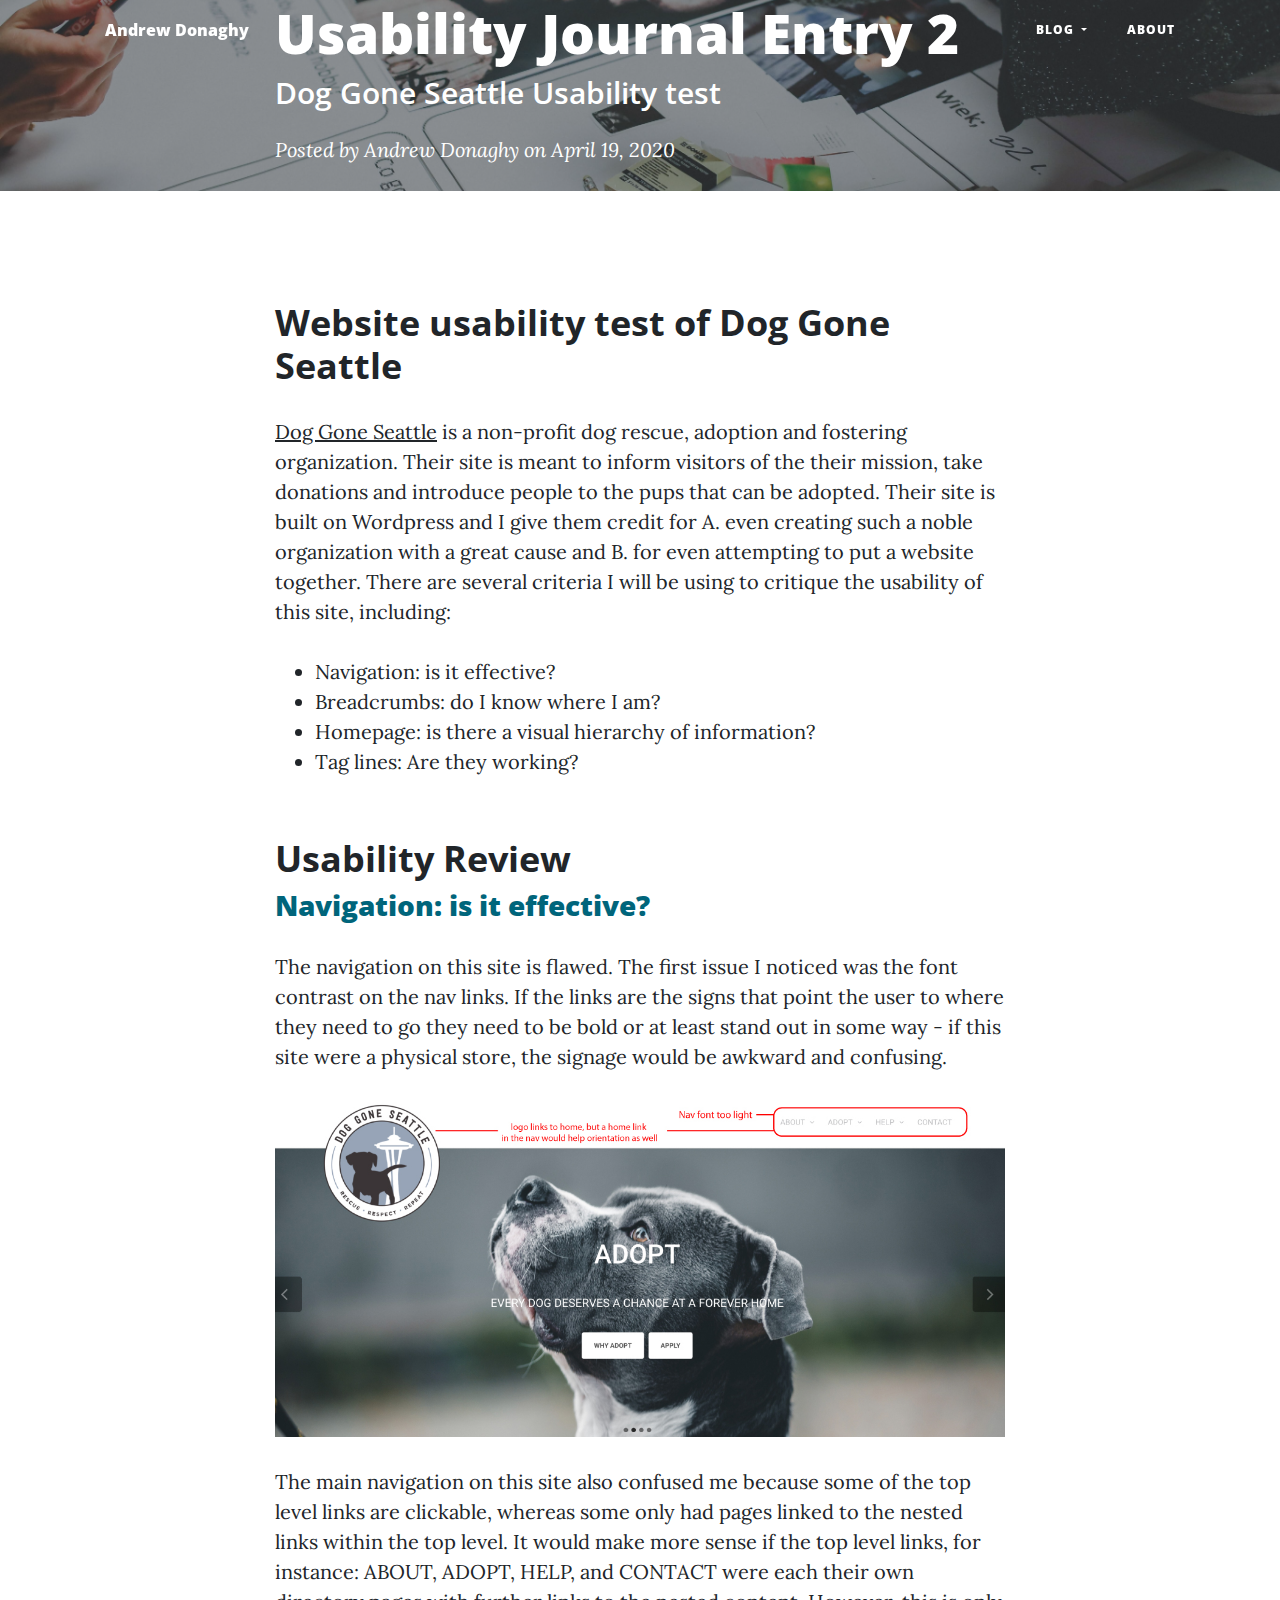
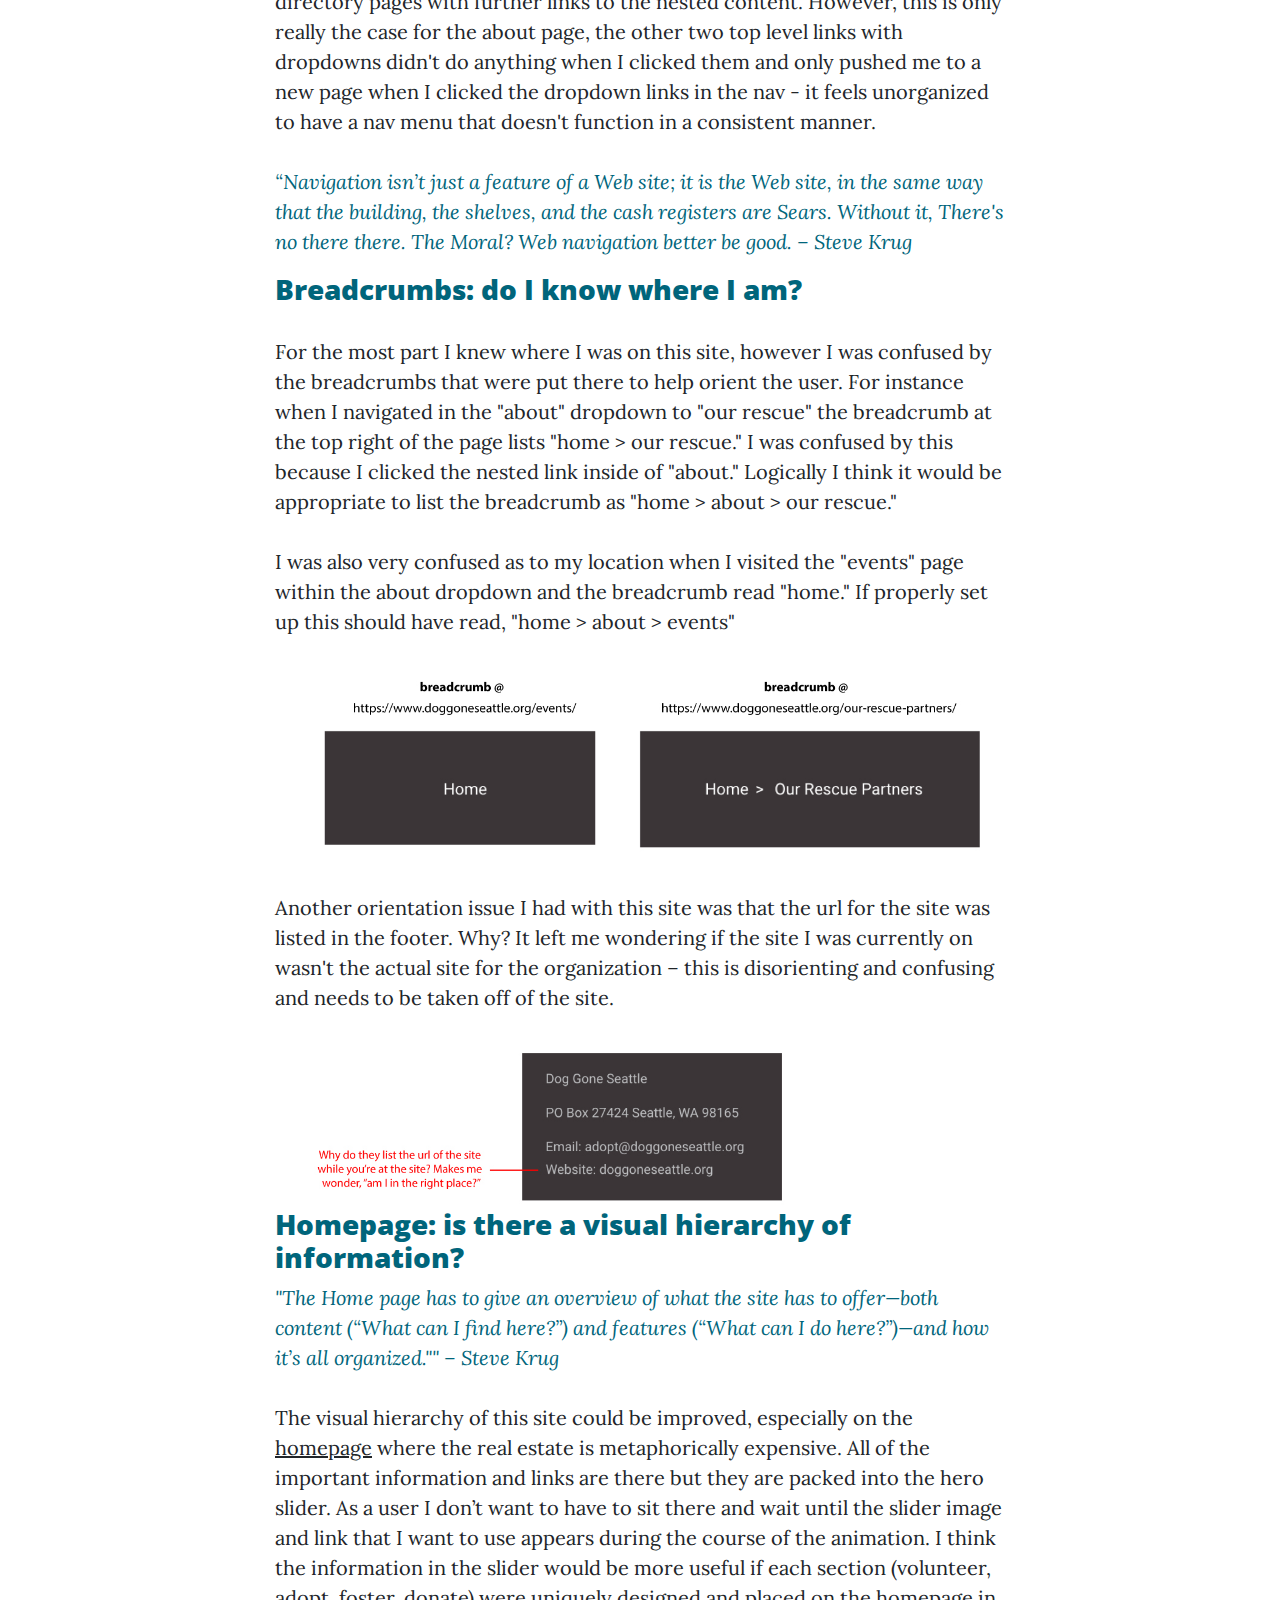
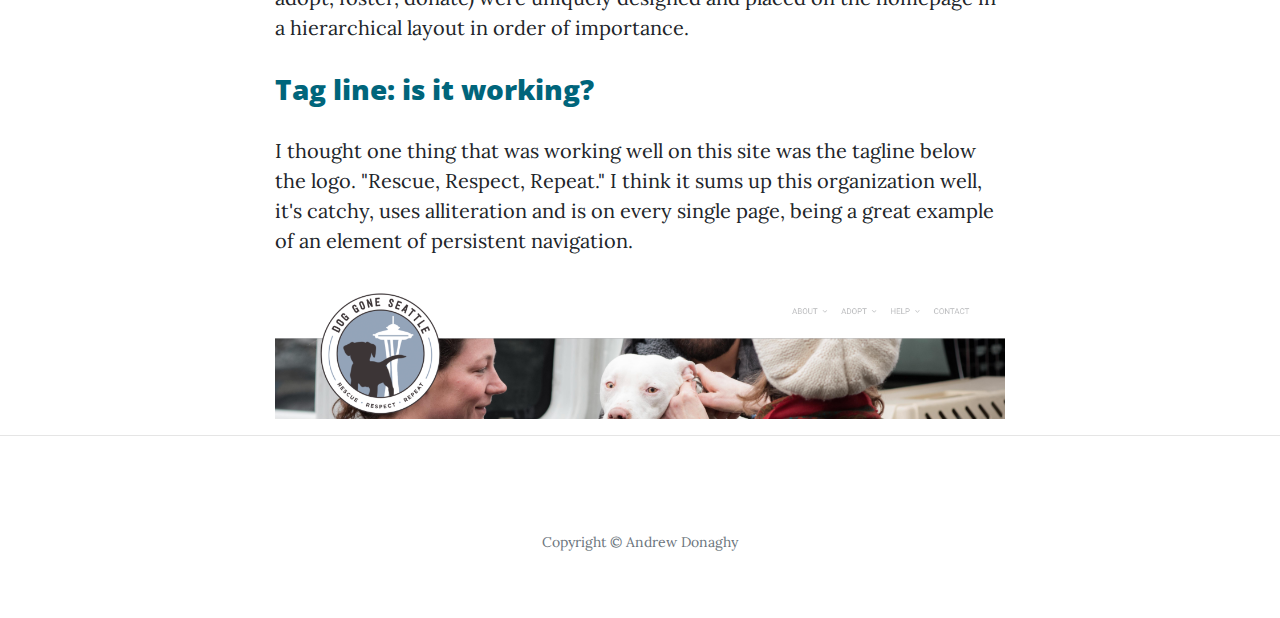
<file: post2.html>
<!DOCTYPE html>
<html lang="en">

<head>
  <!-- Global site tag (gtag.js) - Google Analytics -->
  <script async src="https://www.googletagmanager.com/gtag/js?id=UA-163426474-1"></script>
  <script>
    window.dataLayer = window.dataLayer || [];

    function gtag() {
      dataLayer.push(arguments);
    }
    gtag('js', new Date());

    gtag('config', 'UA-163426474-1');
  </script>
  <meta charset="utf-8">
  <meta name="viewport" content="width=device-width, initial-scale=1, shrink-to-fit=no">
  <meta name="description" content="Andrew Donaghy's User Science Journal">
  <meta name="author" content="Andrew Donaghy">

  <title>User Science Journal</title>

  <!-- Bootstrap core CSS -->
  <link href="https://stackpath.bootstrapcdn.com/bootstrap/4.3.1/css/bootstrap.min.css " rel="stylesheet">

  <!-- Custom fonts for this template -->
  <link rel="stylesheet" href="https://use.fontawesome.com/releases/v5.7.2/css/all.css"
    integrity="sha384-fnmOCqbTlWIlj8LyTjo7mOUStjsKC4pOpQbqyi7RrhN7udi9RwhKkMHpvLbHG9Sr" crossorigin="anonymous">
  <link href='https://fonts.googleapis.com/css?family=Lora:400,700,400italic,700italic' rel='stylesheet'
    type='text/css'>
  <link
    href='https://fonts.googleapis.com/css?family=Open+Sans:300italic,400italic,600italic,700italic,800italic,400,300,600,700,800'
    rel='stylesheet' type='text/css'>
  <link href="css/clean-blog.min.css" rel="stylesheet">
  <link rel="stylesheet" href="css/prism.css" />

</head>

<body>
  <a class="skip-to-content-link" href="#main">
    Skip to main content
  </a>
  <!-- Navigation -->
  <nav class="navbar navbar-expand-lg navbar-light fixed-top" id="mainNav">
    <div class="container zIndex">
      <a class="navbar-brand" href="index.html">Andrew Donaghy</a>
      <button class="navbar-toggler navbar-toggler-right" type="button" data-toggle="collapse"
        data-target="#navbarResponsive" aria-controls="navbarResponsive" aria-expanded="false"
        aria-label="Toggle navigation">
        Menu
        <i class="fas fa-bars"></i>
      </button>
      <div class="collapse navbar-collapse" id="navbarResponsive">
        <ul class="navbar-nav ml-auto">
          <li class="nav-item dropdown">
            <a class="nav-link dropdown-toggle" href="#" id="navbarDropdownBlog" data-toggle="dropdown"
              aria-haspopup="true" aria-expanded="false">
              Blog
            </a>
            <div class="dropdown-menu dropdown-menu-right" aria-labelledby="navbarDropdownBlog">
              <a class="dropdown-item" href="post1.html">Post 1</a>
              <a class="dropdown-item" href="post2.html">Post 2</a>
              <a class="dropdown-item" href="post3.html">Post 3</a>
              <a class="dropdown-item" href="post4.html">Post 4</a>
              <a class="dropdown-item" href="post5.html">Post 5</a>
              <a class="dropdown-item" href="post6.html">Post 6</a>
              <a class="dropdown-item" href="post7.html">Post 7</a>
              <a class="dropdown-item" href="post8.html">Post 8</a>
              <a class="dropdown-item" href="post9.html">Post 9</a>
              <a class="dropdown-item" href="post10.html">Post 10</a>


            </div>
          </li>
          <li class="nav-item">
            <a class="nav-link" href="about.html">About</a>
          </li>
        </ul>
      </div>
    </div>
  </nav>


  <!-- Page Header -->
  <header class="masthead" style="background-image: url('img/brainstorming.jpg')">
    <div class="overlay"></div>
    <div class="container">
      <div class="row">
        <div class="col-lg-8 col-md-10 mx-auto">
          <div class="post-heading">
            <h1>Usability Journal Entry 2</h1>
            <h2 class="subheading">Dog Gone Seattle Usability test
            </h2>
            <span class="meta">Posted by
              <a href="#">Andrew Donaghy</a>
              on April 19, 2020</span>
          </div>
        </div>
      </div>
    </div>
  </header>

  <!-- Post Content -->
<main id="main" class="container">
   
      <article class="row">
        <div class="col-lg-8 col-md-10 mx-auto">
          <section>
            <h2 class="section-heading">Website usability test of <a href="https://www.doggoneseattle.org/">Dog Gone
                Seattle</a></h2>
            <p>
              <a href="https://www.doggoneseattle.org/">Dog Gone Seattle</a> is a non-profit dog rescue, adoption and
              fostering organization. Their site is meant to
              inform visitors of the their mission, take donations and introduce people to the pups that can be adopted.
              Their site is built on Wordpress and I give them credit for A. even creating such a noble organization
              with
              a
              great cause and B. for even attempting to put a website together. There are several criteria I will be
              using to critique the usability of this site, including:
              <ul>
                <li>
                  Navigation: is it effective?
                </li>
                <li>
                  Breadcrumbs: do I know where I am?
                </li>
                <li>
                  Homepage: is there a visual hierarchy of information?
                </li>
                <li>
                  Tag lines: Are they working?
                </li>
              </ul>
            </p>

          </section>

          <section>
            <h2 class="section-heading">Usability Review</h2>

            <div>
              <h3>Navigation: is it effective?</h3>
              <p>The navigation on this site is flawed. The first issue I noticed was the font contrast on the nav
                links. If the links are the signs that point the user to where they need to go they need to be bold or
                at least stand out in some way - if this site were a physical store, the signage would be awkward and
                confusing.</p>
              <img class="img-fluid" src="img/img1.jpg" alt="nav issue">
              <p>The main navigation on this site also confused me because some of the top level links are clickable,
                whereas some only had pages linked to the nested links within the top level. It would make more sense if
                the top level links, for instance: ABOUT, ADOPT, HELP, and CONTACT were each their own directory pages
                with further links to the nested content. However, this is only really the case for the about page, the
                other two top level links with dropdowns didn't do anything when I clicked them and only pushed me to a
                new page when I clicked the dropdown links in the nav - it feels unorganized to have a nav menu that
                doesn't function in a consistent manner.
              </p>
              <blockquote class="blockquote">“Navigation isn’t just a feature of a Web site; it is the Web site, in the
                same way that the building, the shelves, and the cash registers are Sears. Without it, There's no there
                there. The Moral? Web navigation better be good.
                – Steve Krug
              </blockquote>
            </div>

            <div>
              <h3>Breadcrumbs: do I know where I am?</h3>
              <p>For the most part I knew where I was on this site, however I was confused by the breadcrumbs that were
                put there to help orient the user. For instance when I navigated in the "about" dropdown to "our rescue"
                the breadcrumb at the top right of the page lists "home > our rescue." I was confused by this because I
                clicked the nested link inside of "about." Logically I think it would be appropriate to list the
                breadcrumb as "home > about > our rescue."</p>
              <p>I was also very confused as to my location when I visited the "events" page within the about dropdown
                and the breadcrumb read "home." If properly set up this should have read, "home > about > events" </p>
              <img class="img-fluid" src="img/img2.jpg" alt="breadcrumb issue">

              <p>Another orientation issue I had with this site was that the url for the site was listed in the footer.
                Why? It left me wondering if the site I was currently on wasn't the actual site for the organization –
                this is disorienting and confusing and needs to be taken off of the site.</p>
              <img class="img-fluid" src="img/img3.jpg" alt="footer issue">
            </div>

            <div>

              <h3>Homepage: is there a visual hierarchy of information?</h3>
              <blockquote class="blockquote">"The Home page has to give an overview of what the site has to offer—both
                content (“What can I find here?”) and features (“What can I do here?”)—and how it’s all organized.""

                – Steve Krug

              </blockquote>
              <p>The visual hierarchy of this site could be improved, especially on the <a
                  href="https://www.doggoneseattle.org/">homepage</a> where the real estate
                is metaphorically expensive. All of the important information and links are there but they are packed
                into the hero slider. As a user I don’t want to have to sit there and wait until the slider image and
                link that I want to use appears during the course of the animation. I think the information in the
                slider would be more useful if each section (volunteer, adopt, foster, donate) were uniquely designed
                and placed on the homepage in a hierarchical layout in order of importance.</p>

            </div>

            <div>

              <h3>Tag line: is it working? </h3>

              <p>I thought one thing that was working well on this site was the tagline below the logo. "Rescue,
                Respect, Repeat." I think it sums up this organization well, it's catchy, uses alliteration and is on
                every single page, being a great example of an element of persistent navigation.</p>
                <img class="img-fluid" src="img/tagline.png" alt="Dog Gone tagline">
            </div>


          </section>



        </div>
      </article>

   

 

</main>
  <hr>

  <!-- Footer -->
  <footer>
    <div class="container">
      <div class="row">
        <div class="col-lg-8 col-md-10 mx-auto">
              <a aria-label="Git-hub" href="https://github.com/apdonaghy">
                <span class="fa-stack fa-lg centered">
                  <i class="fas fa-circle fa-stack-2x"></i>
                  <i class="fab fa-github fa-stack-1x fa-inverse"></i>
                </span>
              </a>
          <p class="copyright text-muted">Copyright &copy; Andrew Donaghy</p>
        </div>
      </div>
    </div>
  </footer>

  <!-- Bootstrap core JavaScript -->
  <script src="https://code.jquery.com/jquery-3.3.1.slim.min.js"
    integrity="sha384-q8i/X+965DzO0rT7abK41JStQIAqVgRVzpbzo5smXKp4YfRvH+8abtTE1Pi6jizo" crossorigin="anonymous">
  </script>
  <script src="https://cdnjs.cloudflare.com/ajax/libs/popper.js/1.14.7/umd/popper.min.js"
    integrity="sha384-UO2eT0CpHqdSJQ6hJty5KVphtPhzWj9WO1clHTMGa3JDZwrnQq4sF86dIHNDz0W1" crossorigin="anonymous">
  </script>
  <script src="https://stackpath.bootstrapcdn.com/bootstrap/4.3.1/js/bootstrap.min.js"
    integrity="sha384-JjSmVgyd0p3pXB1rRibZUAYoIIy6OrQ6VrjIEaFf/nJGzIxFDsf4x0xIM+B07jRM" crossorigin="anonymous">
  </script>


  <!-- Custom scripts for this template -->
  <script src="js/clean-blog.min.js"></script>
</body>

</html>
</file>
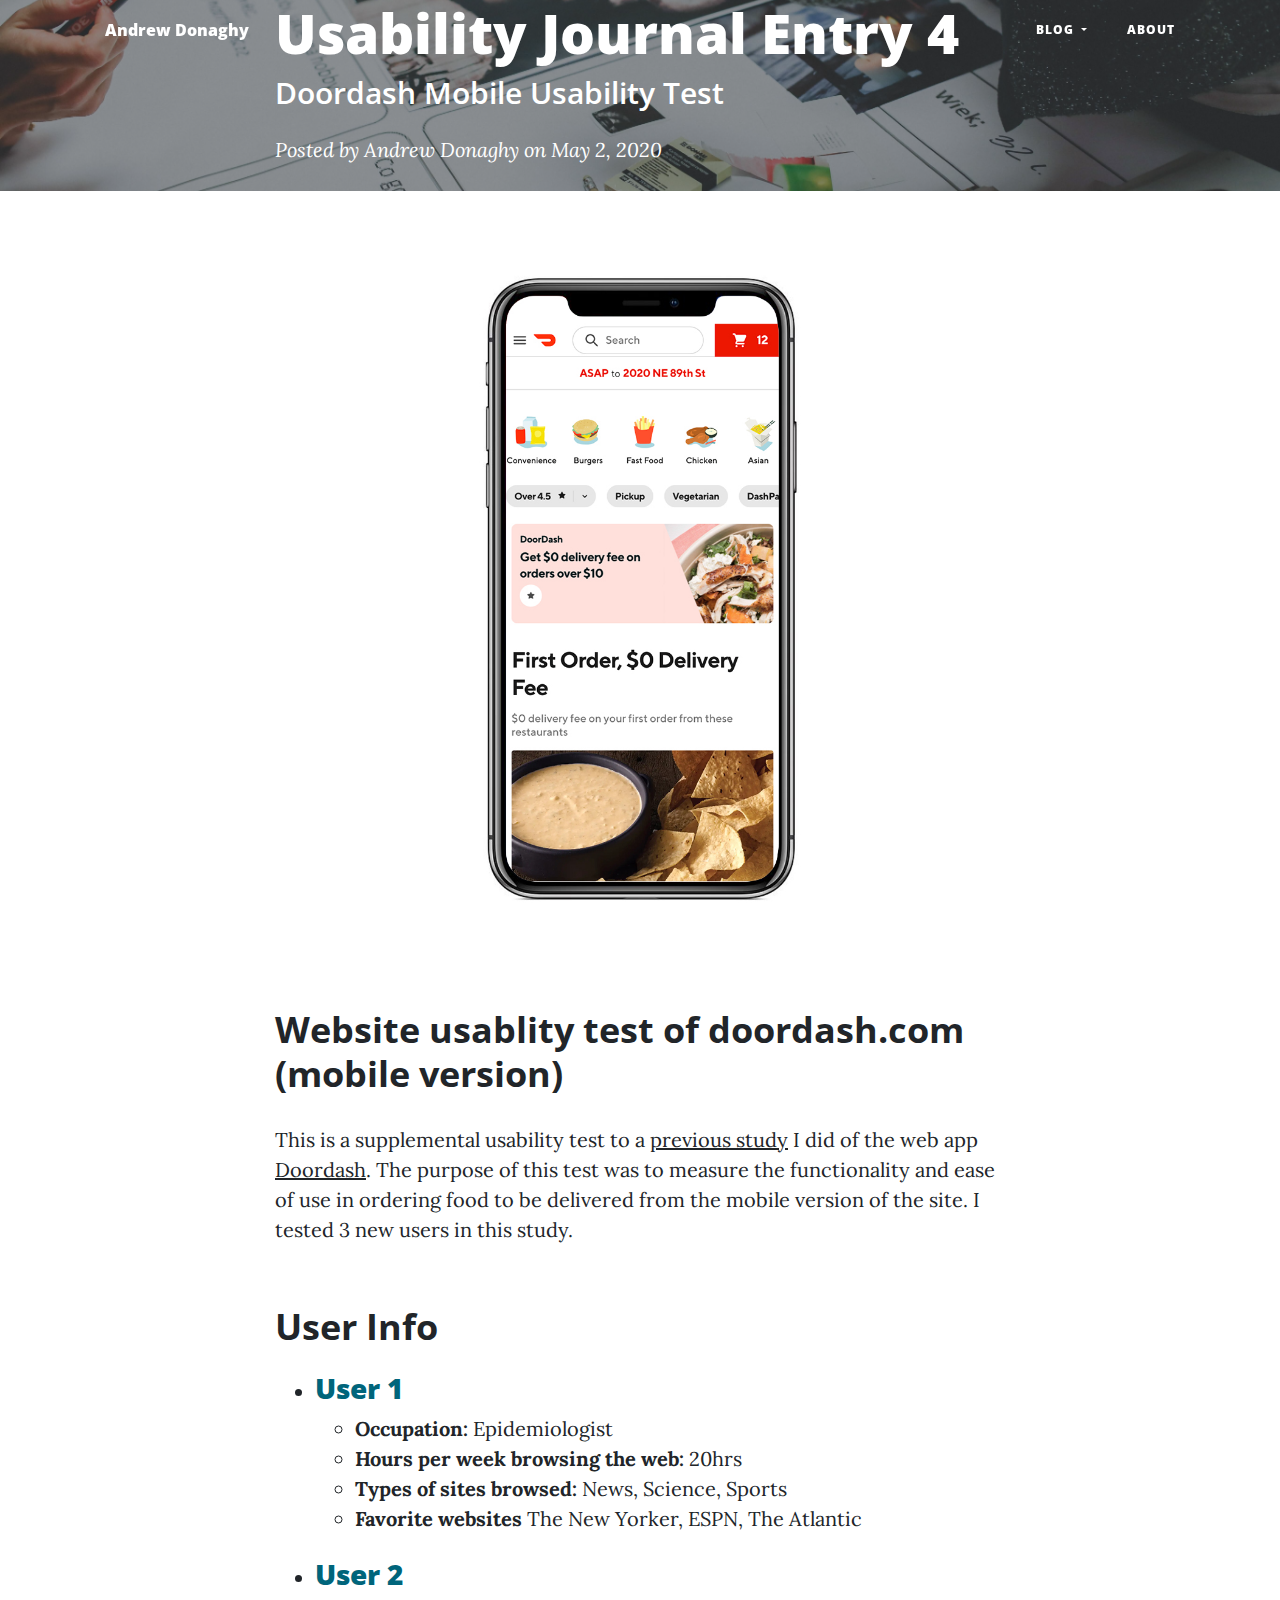
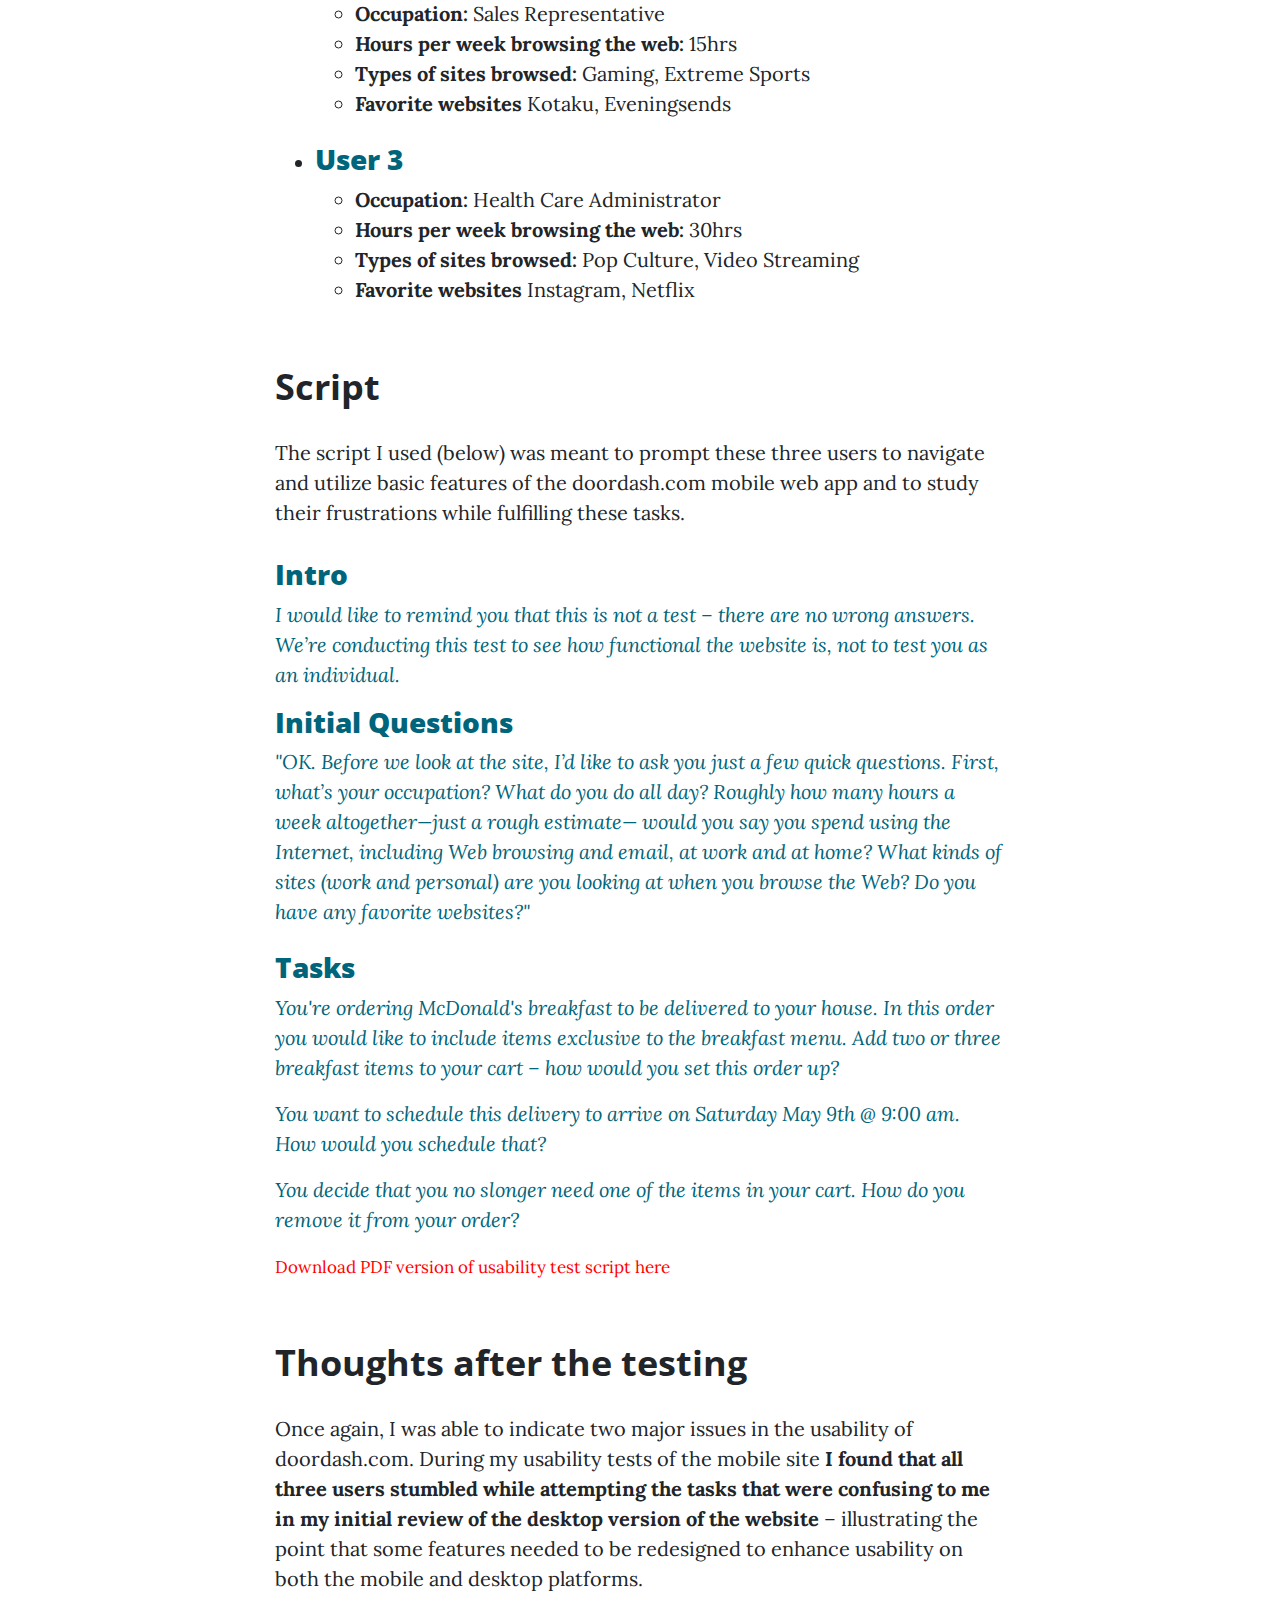
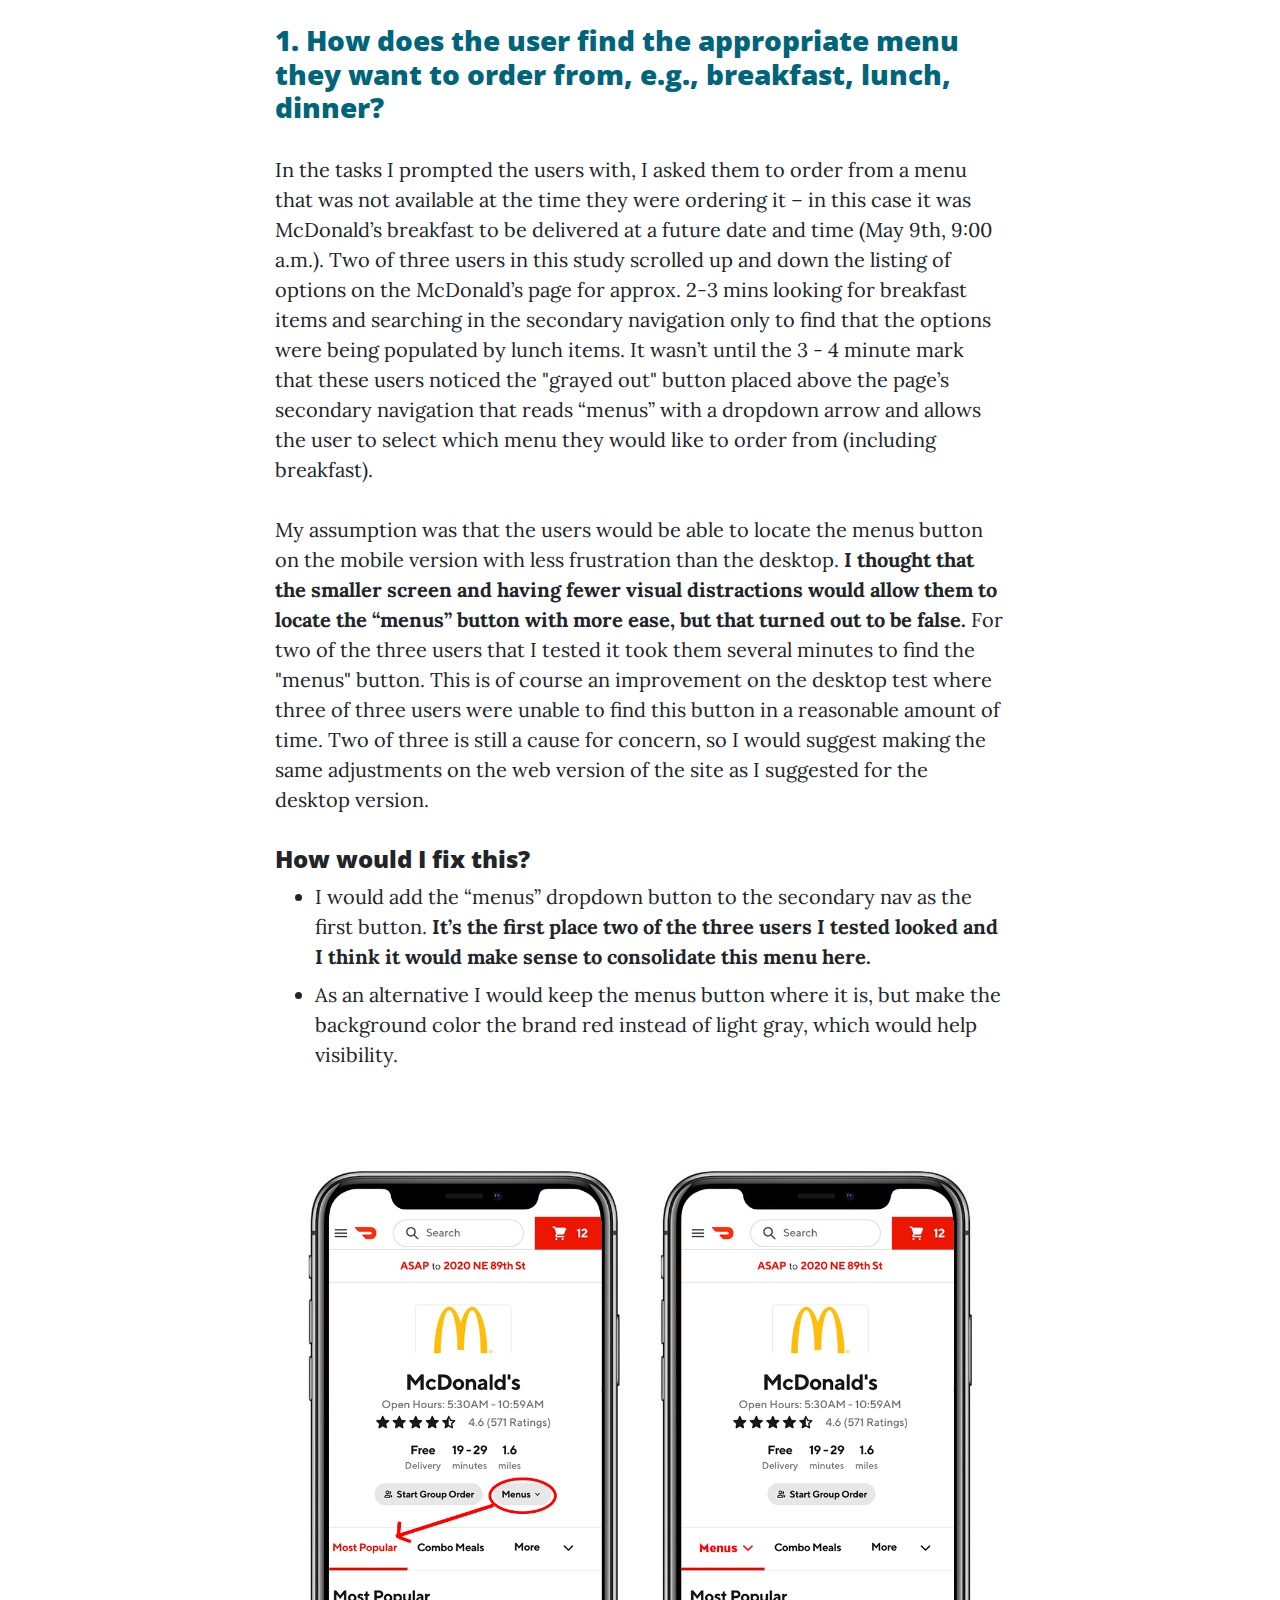
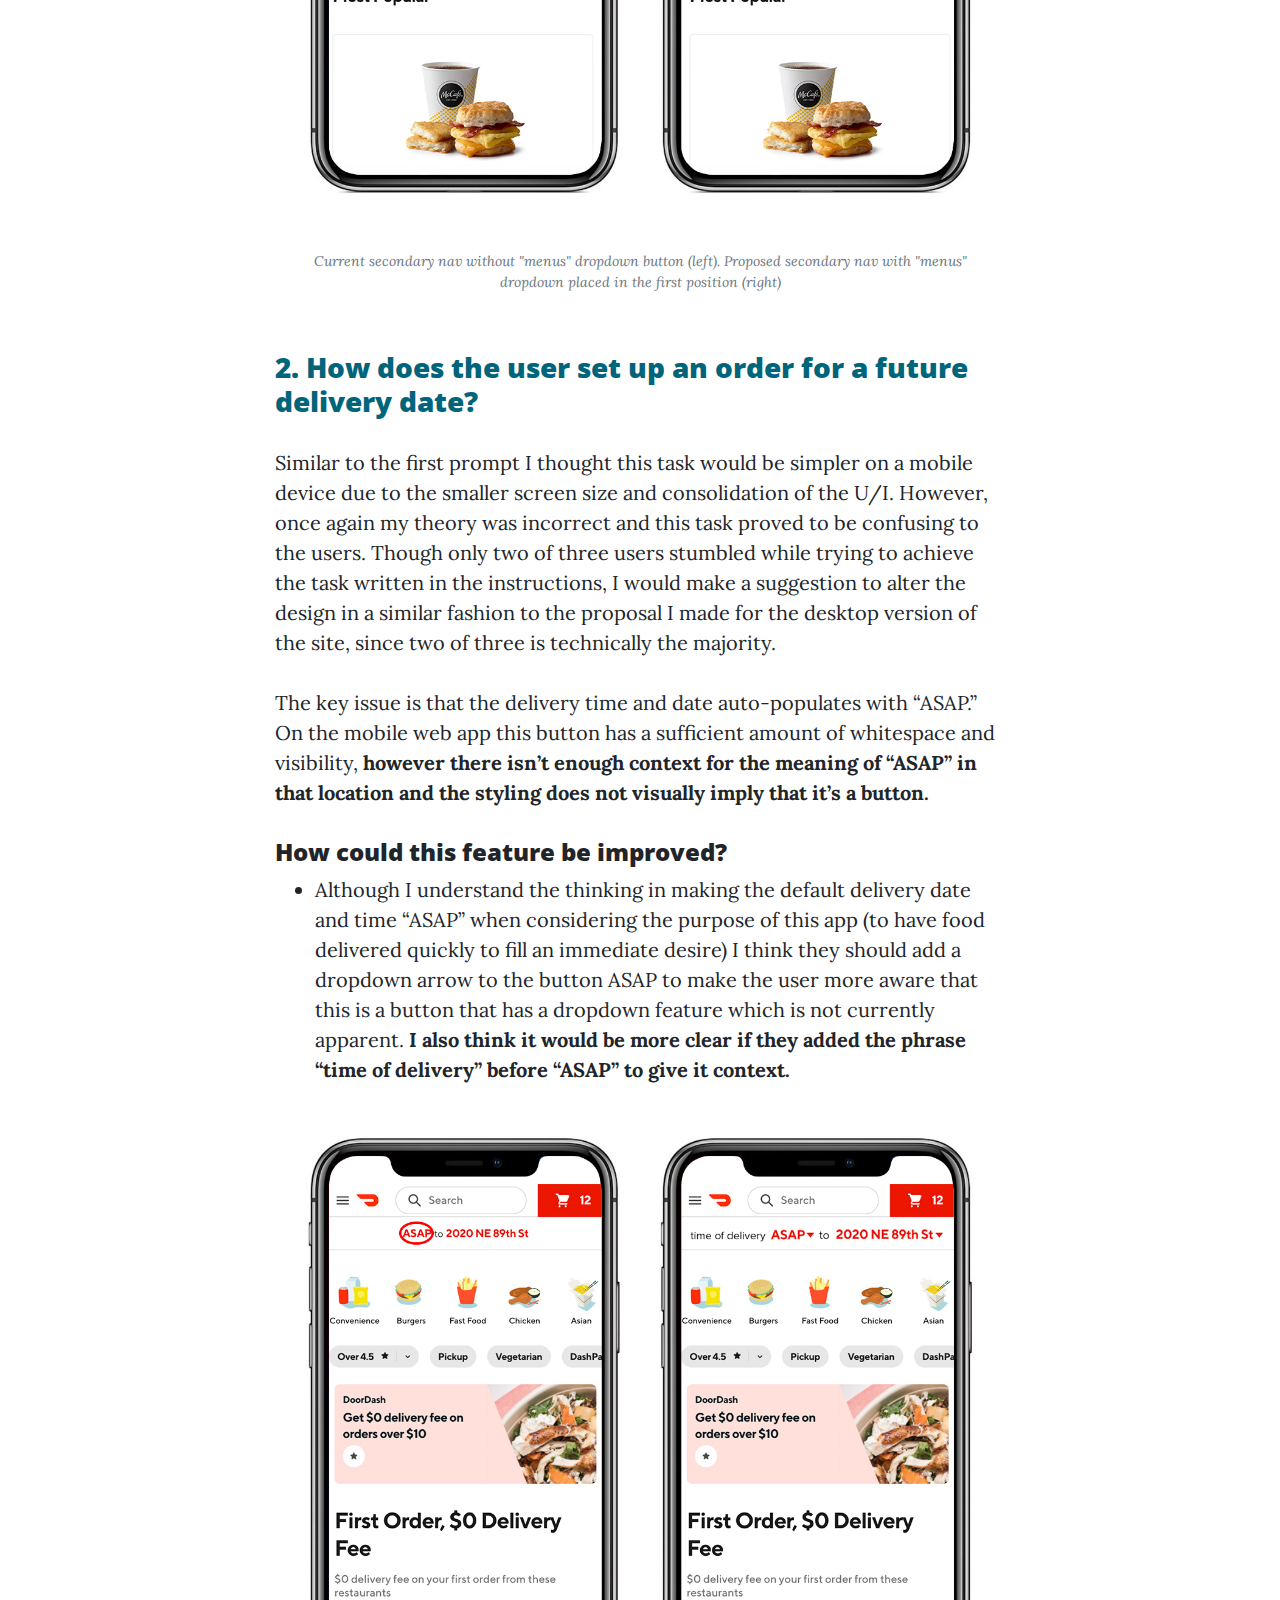
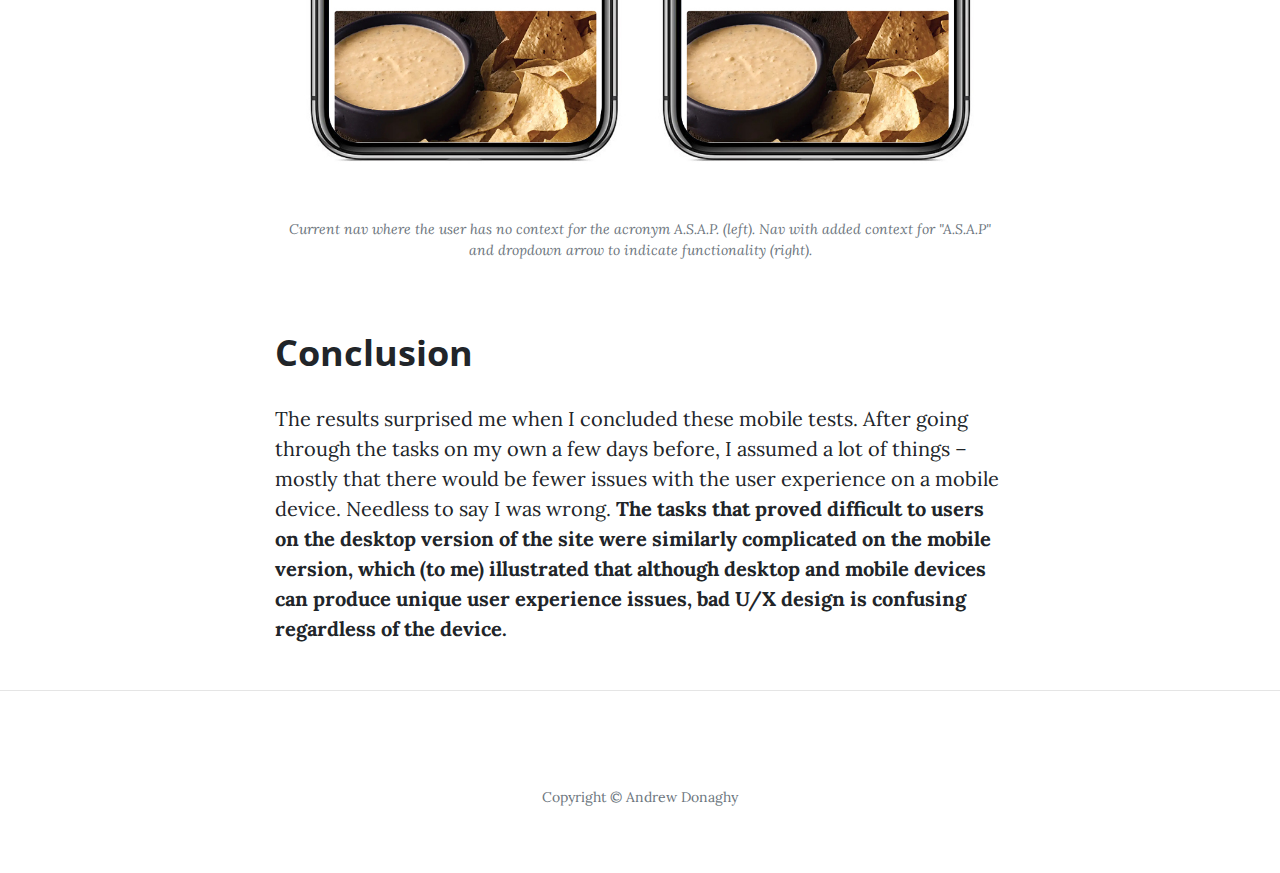
<file: post4.html>
<!DOCTYPE html>
<html lang="en">

<head>
  <!-- Global site tag (gtag.js) - Google Analytics -->
  <script async src="https://www.googletagmanager.com/gtag/js?id=UA-163426474-1"></script>
  <script>
    window.dataLayer = window.dataLayer || [];

    function gtag() {
      dataLayer.push(arguments);
    }
    gtag('js', new Date());

    gtag('config', 'UA-163426474-1');
  </script>
  <meta charset="utf-8">
  <meta name="viewport" content="width=device-width, initial-scale=1, shrink-to-fit=no">
  <meta name="description" content="Andrew Donaghy's User Science Journal">
  <meta name="author" content="Andrew Donaghy">

  <title>User Science Journal</title>

  <!-- Bootstrap core CSS -->
  <link href="https://stackpath.bootstrapcdn.com/bootstrap/4.3.1/css/bootstrap.min.css " rel="stylesheet">

  <!-- Custom fonts for this template -->
  <link rel="stylesheet" href="https://use.fontawesome.com/releases/v5.7.2/css/all.css"
    integrity="sha384-fnmOCqbTlWIlj8LyTjo7mOUStjsKC4pOpQbqyi7RrhN7udi9RwhKkMHpvLbHG9Sr" crossorigin="anonymous">
  <link href='https://fonts.googleapis.com/css?family=Lora:400,700,400italic,700italic' rel='stylesheet'
    type='text/css'>
  <link
    href='https://fonts.googleapis.com/css?family=Open+Sans:300italic,400italic,600italic,700italic,800italic,400,300,600,700,800'
    rel='stylesheet' type='text/css'>
  <link href="css/clean-blog.min.css" rel="stylesheet">
  <link rel="stylesheet" href="css/prism.css" />

</head>

<body>

  <!-- Navigation -->
  <nav class="navbar navbar-expand-lg navbar-light fixed-top" id="mainNav">
    <div class="container">
      <a class="navbar-brand" href="index.html">Andrew Donaghy</a>
      <button class="navbar-toggler navbar-toggler-right" type="button" data-toggle="collapse"
        data-target="#navbarResponsive" aria-controls="navbarResponsive" aria-expanded="false"
        aria-label="Toggle navigation">
        Menu
        <i class="fas fa-bars"></i>
      </button>
      <div class="collapse navbar-collapse" id="navbarResponsive">
        <ul class="navbar-nav ml-auto">
          <li class="nav-item dropdown">
            <a class="nav-link dropdown-toggle" href="#" id="navbarDropdownBlog" data-toggle="dropdown"
              aria-haspopup="true" aria-expanded="false">
              Blog
            </a>
            <div class="dropdown-menu dropdown-menu-right" aria-labelledby="navbarDropdownBlog">
              <a class="dropdown-item" href="post1.html">Post 1</a>
              <a class="dropdown-item" href="post2.html">Post 2</a>
              <a class="dropdown-item" href="post3.html">Post 3</a>
              <a class="dropdown-item" href="post4.html">Post 4</a>
              <a class="dropdown-item" href="post5.html">Post 5</a>
              <a class="dropdown-item" href="post6.html">Post 6</a>
              <a class="dropdown-item" href="post7.html">Post 7</a>
              <a class="dropdown-item" href="post8.html">Post 8</a>
              <a class="dropdown-item" href="post9.html">Post 9</a>
              <a class="dropdown-item" href="post10.html">Post 10</a>


            </div>
          </li>
          <li class="nav-item">
            <a class="nav-link" href="about.html">About</a>
          </li>
        </ul>
      </div>
    </div>
  </nav>


  <!-- Page Header -->
  <header class="masthead" style="background-image: url('img/brainstorming.jpg')">
    <div class="overlay"></div>
    <div class="container">
      <div class="row">
        <div class="col-lg-8 col-md-10 mx-auto">
          <div class="post-heading">
            <h1>Usability Journal Entry 4</h1>
            <h2 class="subheading">Doordash Mobile Usability Test
            </h2>
            <span class="meta">Posted by
              <a href="#">Andrew Donaghy</a>
              on May 2, 2020</span>
          </div>
        </div>
      </div>
    </div>
  </header>

  <!-- Post Content -->

    <main class="container">
      <article class="row">
        <div class="col-lg-8 col-md-10 mx-auto">
          <img class="img-fluid" src="img/door_dash_mobile.jpg" alt="door dash landing page screenshot">

          <section>
            <h2 class="section-heading">Website usablity test of <a
                href="https://www.doordash.com/en-US">doordash.com</a> (mobile version)</h2>
            <p>
              This is a supplemental usability test to a <a href="../post3.html">previous study</a> I did of the web app
              <a href="https://www.doordash.com/en-US">Doordash</a>. The purpose of
              this test was to measure the functionality and ease of use in ordering food to be delivered from the
              mobile version of the site. I tested 3 new users in this study.

             
                <h2 class="section-heading">User Info</h2>
                <ul>
                  <li>
                    <h3 class="mt-4">User 1</h3>
                    <ul>
                      <li>
                        <strong>Occupation:</strong> Epidemiologist
                      </li>
                      <li>
                        <strong>Hours per week browsing the web:</strong> 20hrs
                      </li>
                      <li>
                        <strong>Types of sites browsed:</strong> News, Science, Sports
                      </li>
                      <li>
                        <strong>Favorite websites</strong> The New Yorker, ESPN, The Atlantic
                      </li>
                    </ul>
                  </li>
                  <li>
                    <h3 class="mt-4">User 2</h3>
                    <ul>
                      <li>
                        <strong>Occupation:</strong> Sales Representative
                      </li>
                      <li>
                        <strong>Hours per week browsing the web:</strong> 15hrs
                      </li>
                      <li>
                        <strong>Types of sites browsed:</strong> Gaming, Extreme Sports

                      </li>
                      <li>
                        <strong>Favorite websites</strong> Kotaku, Eveningsends
                      </li>
                    </ul>
                  </li>

                  <li>
                    <h3 class="mt-4">User 3</h3>
                    <ul>
                      <li>
                        <strong>Occupation:</strong> Health Care Administrator
                      </li>
                      <li>
                        <strong>Hours per week browsing the web:</strong> 30hrs
                      </li>
                      <li>
                        <strong>Types of sites browsed:</strong> Pop Culture, Video Streaming

                      </li>
                      <li>
                        <strong>Favorite websites</strong> Instagram, Netflix
                      </li>
                    </ul>
                  </li>

                </ul>

              </section>

              <section>
                <h2 class="section-heading">Script</h2>

                <p>The script I used (below) was meant to prompt these three users to navigate and utilize basic
                  features of the doordash.com mobile web app and to study
                  their frustrations while fulfilling these tasks.</p>

                <h3>
                  Intro
                </h3>

                <blockquote class="blockquote">
                  I would like to remind you that this is not a test – there are no wrong answers. We’re conducting this
                  test to see how functional the website is, not to test you as an individual.
                </blockquote>

                <h3>
                  Initial Questions
                </h3>

                <blockquote class="blockquote">"OK. Before we look at the site, I’d like to ask you just a few quick
                  questions.
                  First, what’s your occupation? What do you do all day?
                  Roughly how many hours a week altogether—just a rough estimate— would you say you spend using the
                  Internet, including Web browsing and email, at work and at home?
                  What kinds of sites (work and personal) are you looking at when you browse the Web?
                  Do you have any favorite websites?"
                </blockquote>

                <h3 class="mt-4">Tasks</h3>
                <blockquote class="blockquote">
                  You're ordering McDonald's breakfast to be delivered to your house. In this order you would like to
                  include items exclusive to the breakfast menu. Add two or three breakfast items to your cart – how
                  would you set this order up?
                </blockquote>
                <blockquote class="blockquote">
                  You want to schedule this delivery to arrive on Saturday May 9th @ 9:00 am. How would you schedule
                  that?
                </blockquote>
                <blockquote class="blockquote">
                  You decide that you no slonger need one of the items in your cart. How do you remove it from your
                  order?
                </blockquote>

                <a style="color:red; font-size:.85em;" href="img/doorDash_usability_mobile_script.pdf" download>Download
                  PDF
                  version of usability test script
                  here</a>
              </section>

              <section>
                <h2 class="section-heading">Thoughts after the testing</h2>
                <p>
                  Once again, I was able to indicate two major issues in the usability of doordash.com. During my
                  usability tests
                  of the mobile site<strong> I found that all three users stumbled while attempting the tasks that were
                    confusing to me in
                    my initial review of the desktop version of the website</strong> – illustrating the point that some
                  features needed to be
                  redesigned to enhance usability on both the mobile and desktop platforms.
                </p>


                <h3>1. How does the user find the appropriate menu they want to order from, e.g., breakfast, lunch,
                  dinner?
                </h3>

                <p>
                  In the tasks I prompted the users with, I asked them to order from a menu that was not available at
                  the time they were ordering it – in this case it was McDonald’s breakfast to be delivered at a future
                  date and time (May 9th, 9:00 a.m.). Two of three users in this study scrolled up and down the listing of
                  options on the McDonald’s page for approx. 2-3 mins looking for breakfast items and searching in the
                  secondary navigation only to find that the options were being populated by lunch items. It wasn’t
                  until the 3 - 4 minute mark that these users noticed the "grayed out" button placed above the page’s
                  secondary navigation that reads “menus” with a dropdown arrow and allows the user to select which menu
                  they would like to order from (including breakfast).
                </p>
                <p>My assumption was that the users would be able to locate the menus button on the mobile version with
                  less frustration than the desktop. <strong>I thought that the smaller screen
                    and having fewer visual distractions would allow them to locate the “menus” button with more ease,
                    but
                    that turned out to be false.</strong> For two of the three users that I tested it took them several minutes to
                  find the "menus" button. This is of course an
                  improvement on the desktop test where three of three users were unable to find this button in a
                  reasonable amount of time. Two of three is still a cause for concern, so I would suggest making the
                  same adjustments on the web version of the site as I suggested for the desktop version.</p>

                <h4>How would I fix this?</h4>
                <ul>
                  <li>I would add the “menus” dropdown button to the secondary nav as the first button.<strong> It’s the
                      first place two of the three users I tested looked and I think it would make sense to consolidate
                      this menu
                      here.</strong>
                  </li>
                  <li class="mt-2">As an alternative I would keep the menus button where it is, but make the background
                    color the brand red instead of light gray, which would help visibility.</li>
                </ul>
                <img class="img-fluid mt-5" src="img/mobile_rev1.jpg" alt="original menu">
                <figcaption class="caption text-muted">Current secondary nav without "menus" dropdown button (left).
                  Proposed secondary nav with "menus" dropdown placed in the first position (right)
                </figcaption>

                <h3 class="mt-5">2. How does the user set up an order for a future delivery date? </h3>

                <p>
                  Similar to the first prompt I thought this task would be simpler on a mobile device due to the smaller
                  screen size and consolidation of the U/I. However, once again my theory was incorrect and this task proved to be confusing to the users.
                  Though only two of three users stumbled while trying to achieve the task written in the instructions,
                  I would make a suggestion to alter the design in a similar fashion to the proposal I made for the
                  desktop version of the site, since two of three is technically the majority. </p>

                <p>The key issue is that the delivery time and date auto-populates with “ASAP.” On the mobile web app
                  this button has a sufficient
                  amount of whitespace and visibility, <strong>however there isn’t enough context for the meaning of
                    “ASAP” in that location and the styling does not visually imply that it’s a button.</strong></p>
            </p>

            <h4>How could this feature be improved?</h4>
            <ul>
              <li>
                Although I understand the thinking in making the default delivery date and time “ASAP” when
                considering the purpose of this app (to have food delivered quickly to fill an immediate desire) I
                think they should add a dropdown arrow to the button ASAP to make the user more aware that this is a
                button that has a dropdown feature which is not currently apparent. <strong>I also think it would be
                  more clear if they added the phrase “time of delivery” before “ASAP” to give it context.</strong>
              </li>
            </ul>
            <img class="img-fluid" src="img/mobile_rev2.jpg" alt="revised nav">
            <figcaption class="caption text-muted">Current nav where the user has no context for the acronym A.S.A.P. (left). Nav with added context for "A.S.A.P" and dropdown arrow to indicate functionality (right).
            </figcaption>

          </section>

          <section>
            <h2 class="section-heading">Conclusion</h2>
            <p>
              The results surprised me when I concluded these mobile tests. After going through the tasks on my own a few days before, I assumed a lot
              of things – mostly that there would be fewer issues with the user experience on a mobile device. Needless
              to say I was wrong. <strong>The tasks that proved difficult to users on the desktop version of the site were
              similarly complicated on the mobile version, which (to me) illustrated that although desktop and mobile
              devices can produce unique user experience issues, bad U/X design is confusing regardless of the device.</strong>
            </p>
          </section>







        </div>
      </article>
    </main>


  <hr>

  <!-- Footer -->
  <footer>
    <div class="container">
      <div class="row">
        <div class="col-lg-8 col-md-10 mx-auto">
          <a aria-label="Git-hub" href="https://github.com/apdonaghy">
            <span class="fa-stack fa-lg centered">
              <i class="fas fa-circle fa-stack-2x"></i>
              <i class="fab fa-github fa-stack-1x fa-inverse"></i>
            </span>
          </a>
          <p class="copyright text-muted">Copyright &copy; Andrew Donaghy</p>
        </div>
      </div>
    </div>
  </footer>

  <!-- Bootstrap core JavaScript -->
  <script src="https://code.jquery.com/jquery-3.3.1.slim.min.js"
    integrity="sha384-q8i/X+965DzO0rT7abK41JStQIAqVgRVzpbzo5smXKp4YfRvH+8abtTE1Pi6jizo" crossorigin="anonymous">
  </script>
  <script src="https://cdnjs.cloudflare.com/ajax/libs/popper.js/1.14.7/umd/popper.min.js"
    integrity="sha384-UO2eT0CpHqdSJQ6hJty5KVphtPhzWj9WO1clHTMGa3JDZwrnQq4sF86dIHNDz0W1" crossorigin="anonymous">
  </script>
  <script src="https://stackpath.bootstrapcdn.com/bootstrap/4.3.1/js/bootstrap.min.js"
    integrity="sha384-JjSmVgyd0p3pXB1rRibZUAYoIIy6OrQ6VrjIEaFf/nJGzIxFDsf4x0xIM+B07jRM" crossorigin="anonymous">
  </script>


  <!-- Custom scripts for this template -->
  <script src="js/clean-blog.min.js"></script>
  <script src="js/prism.js"></script>

</body>

</html>
</file>
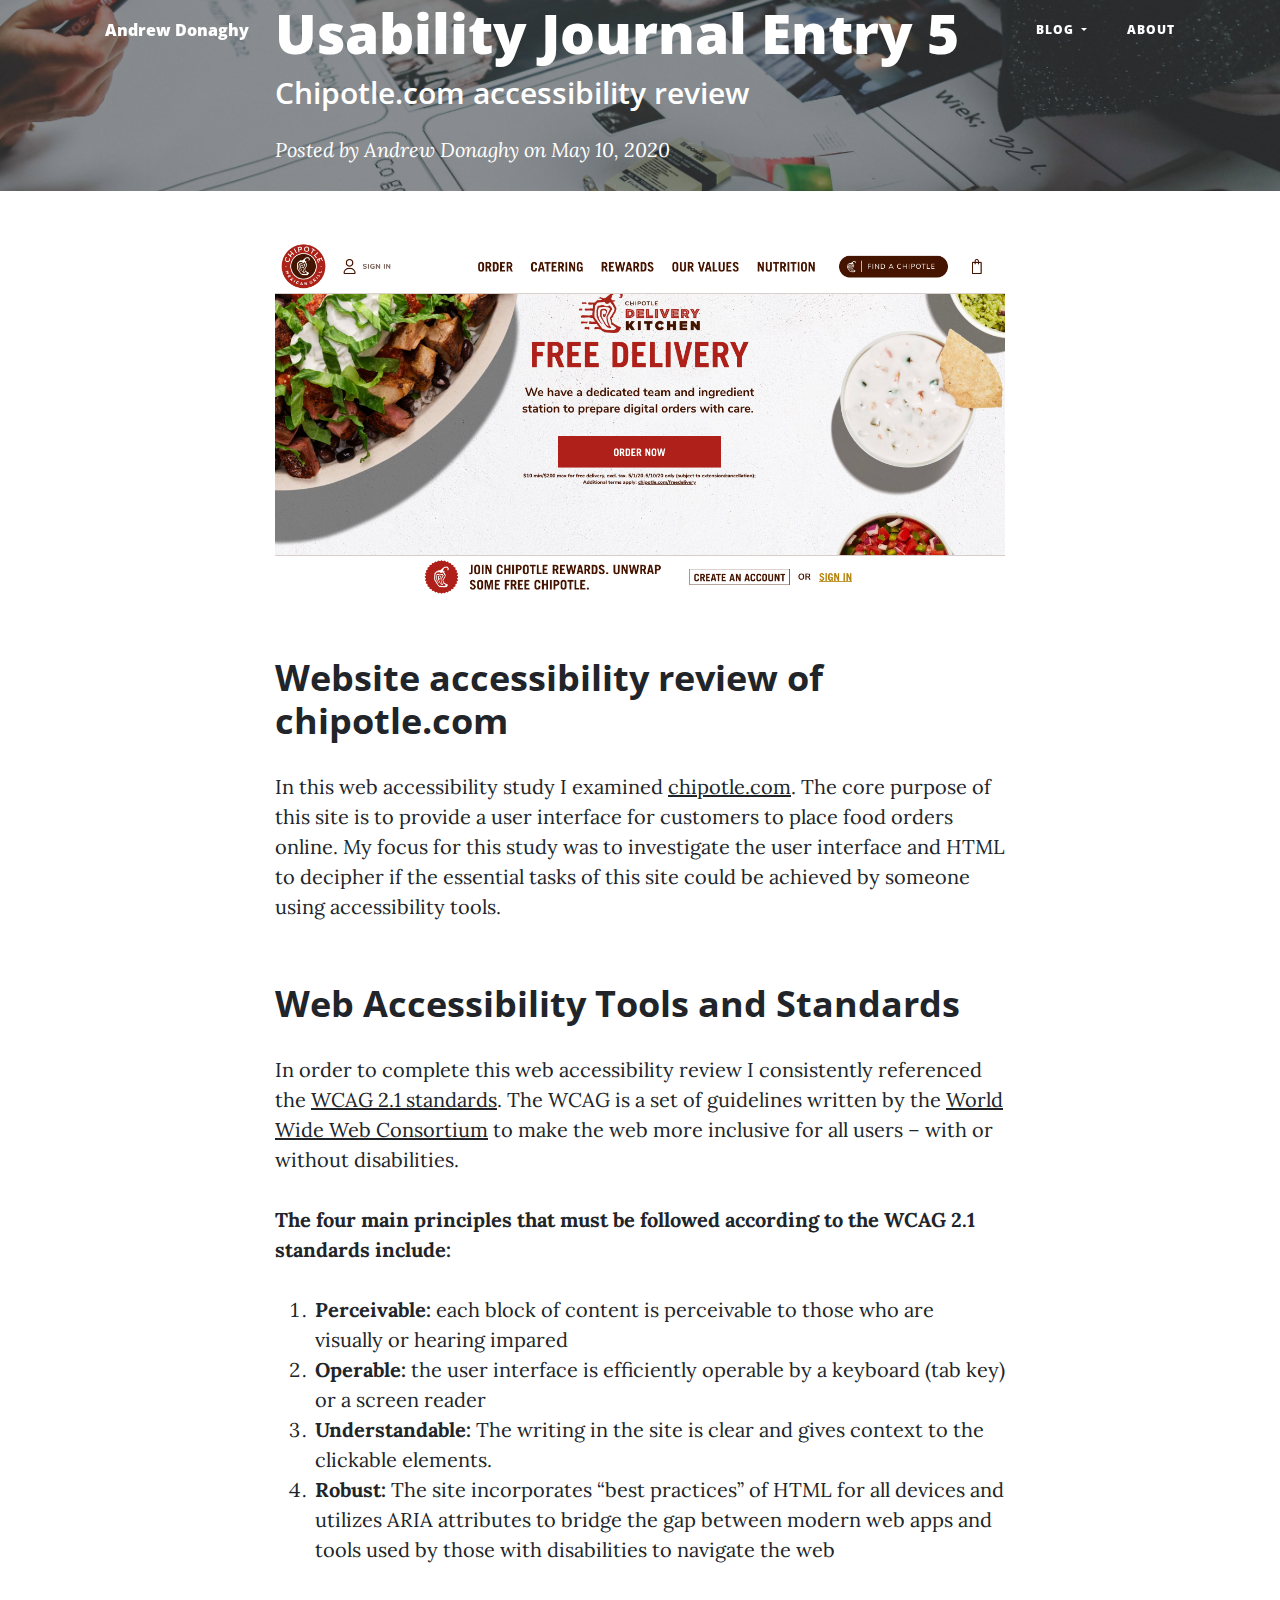
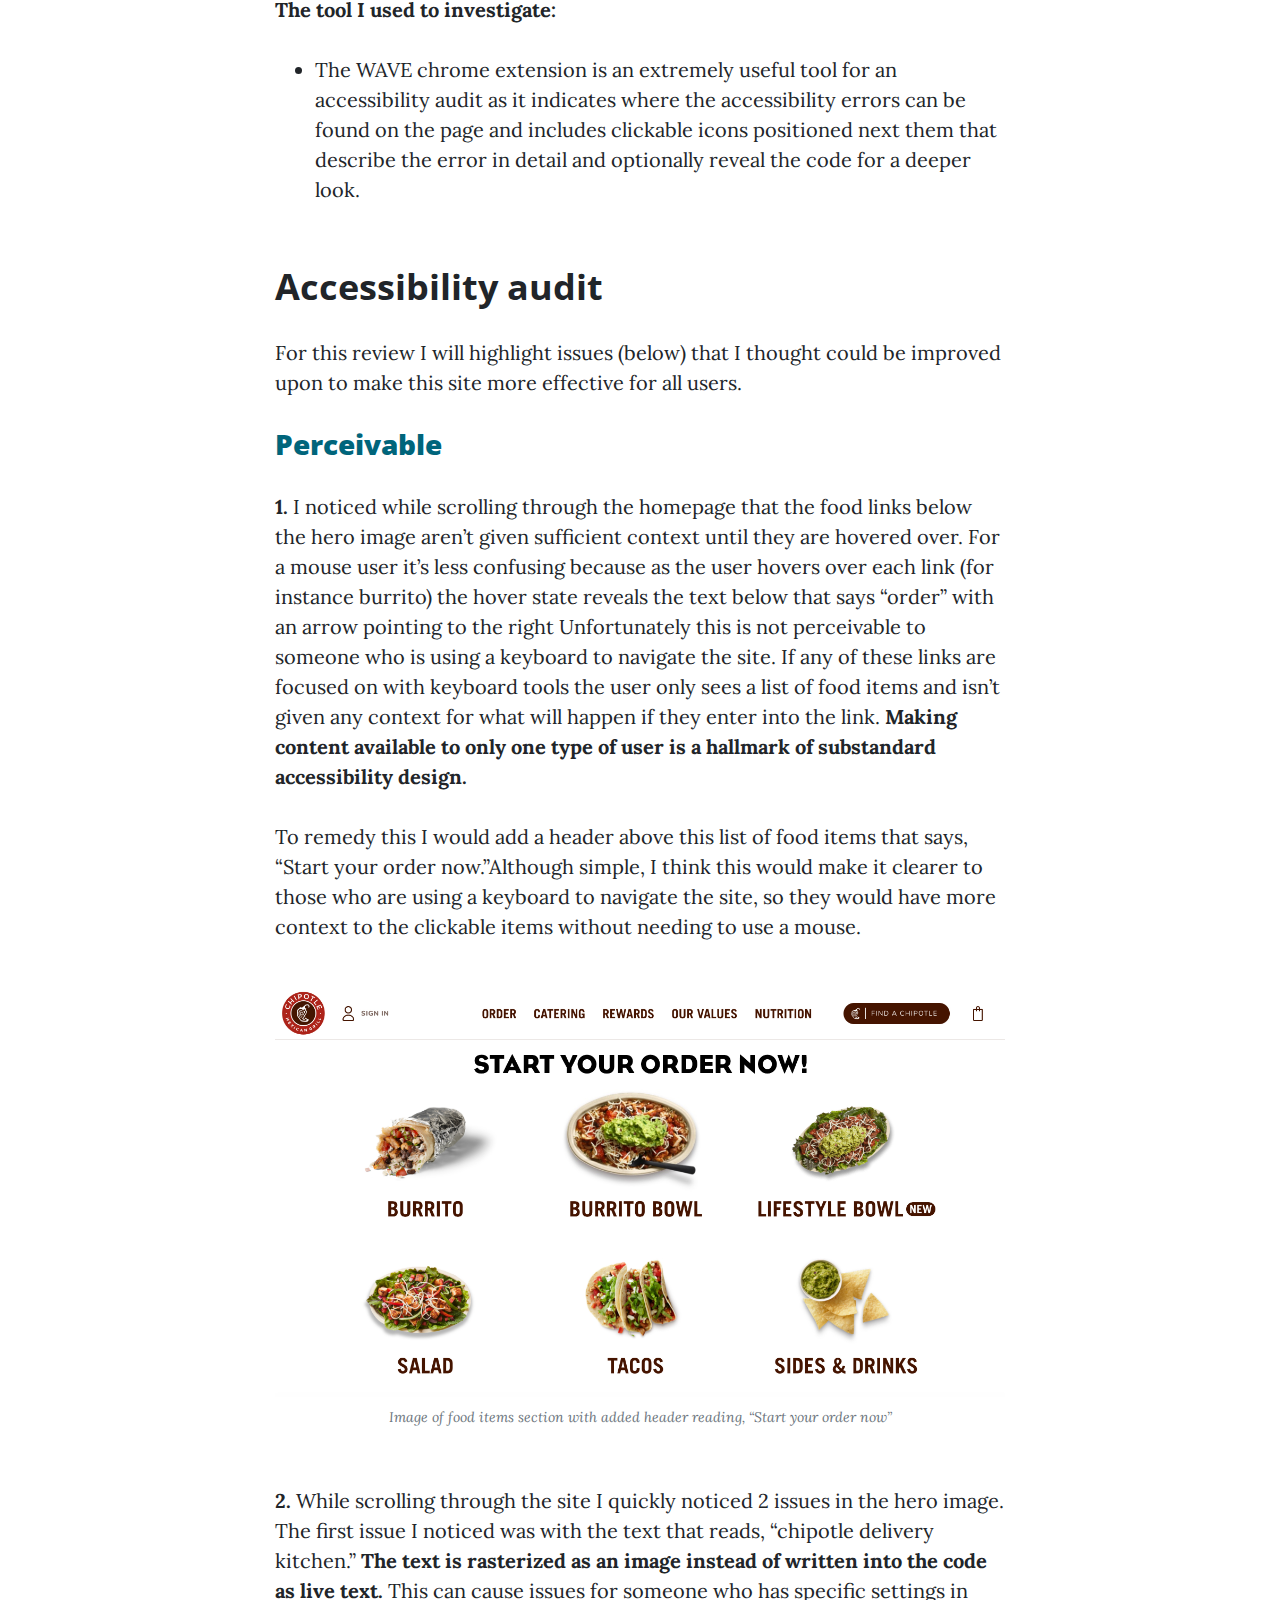
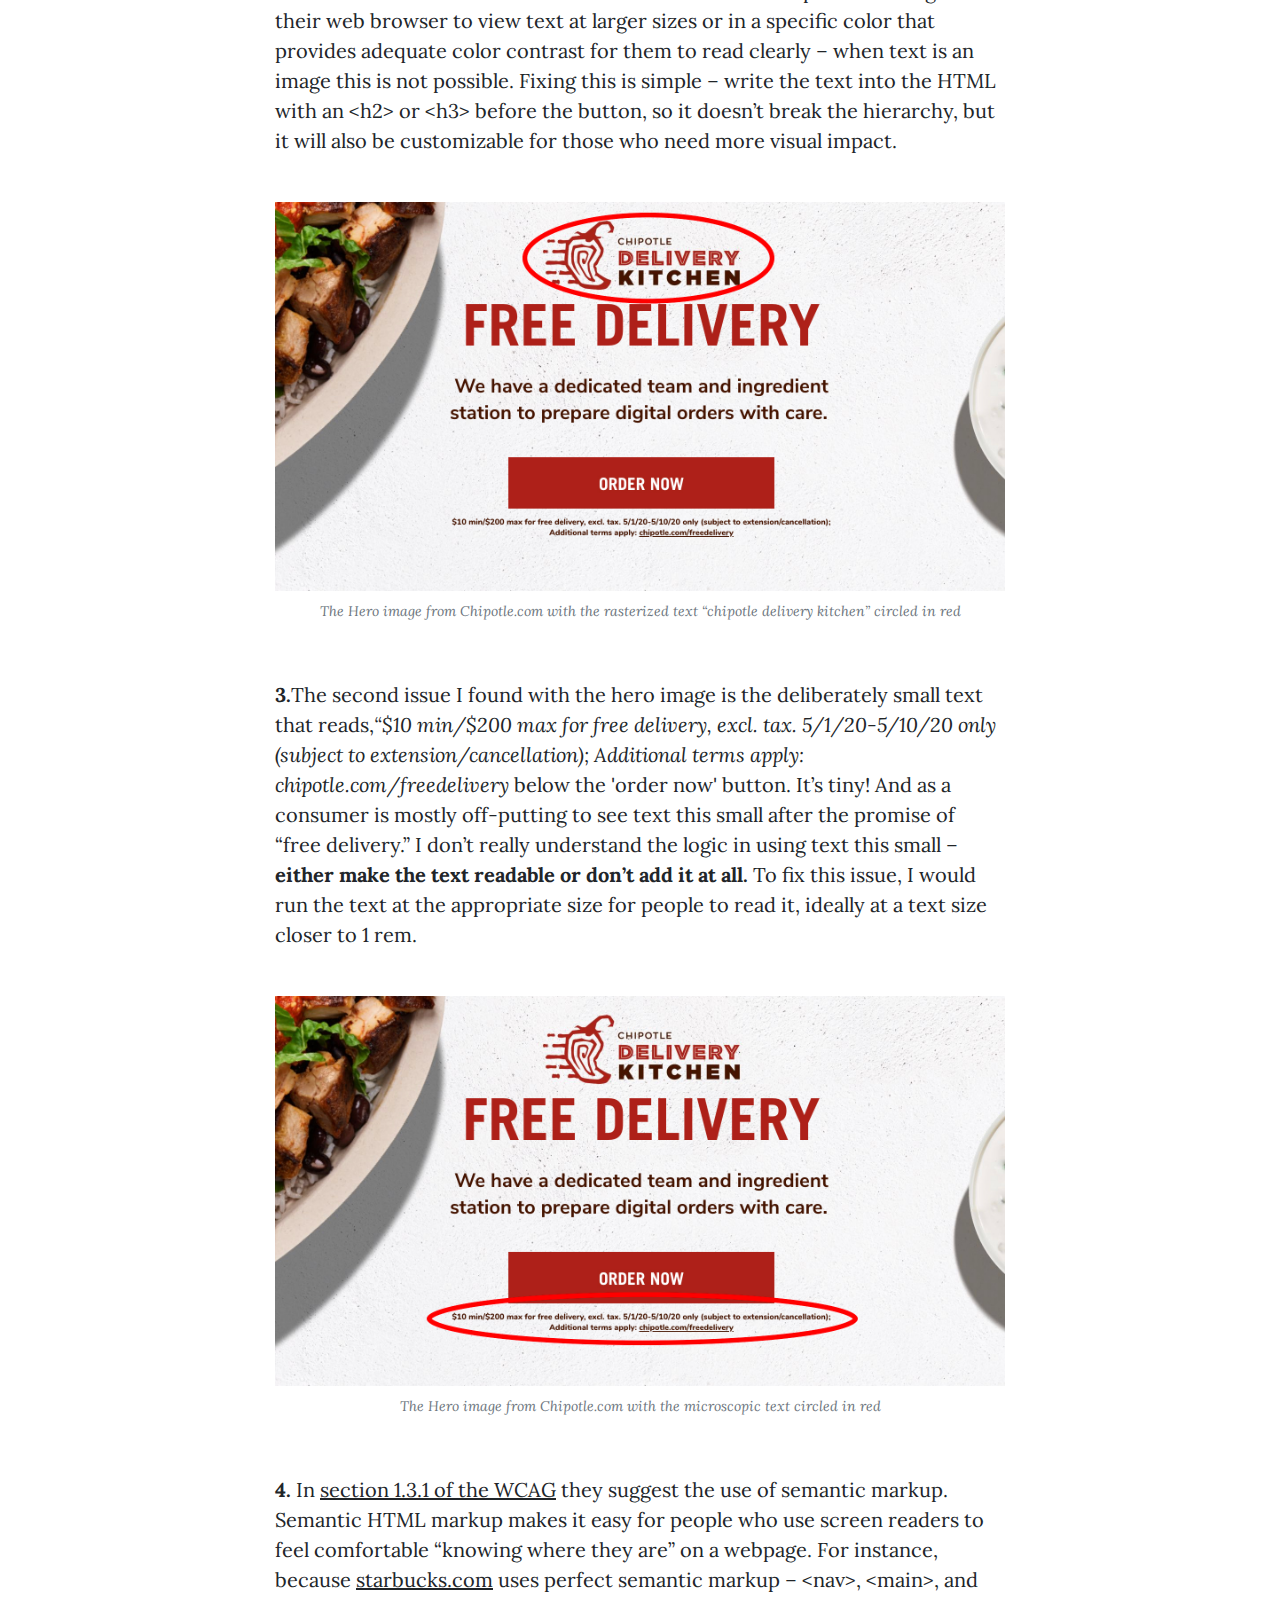
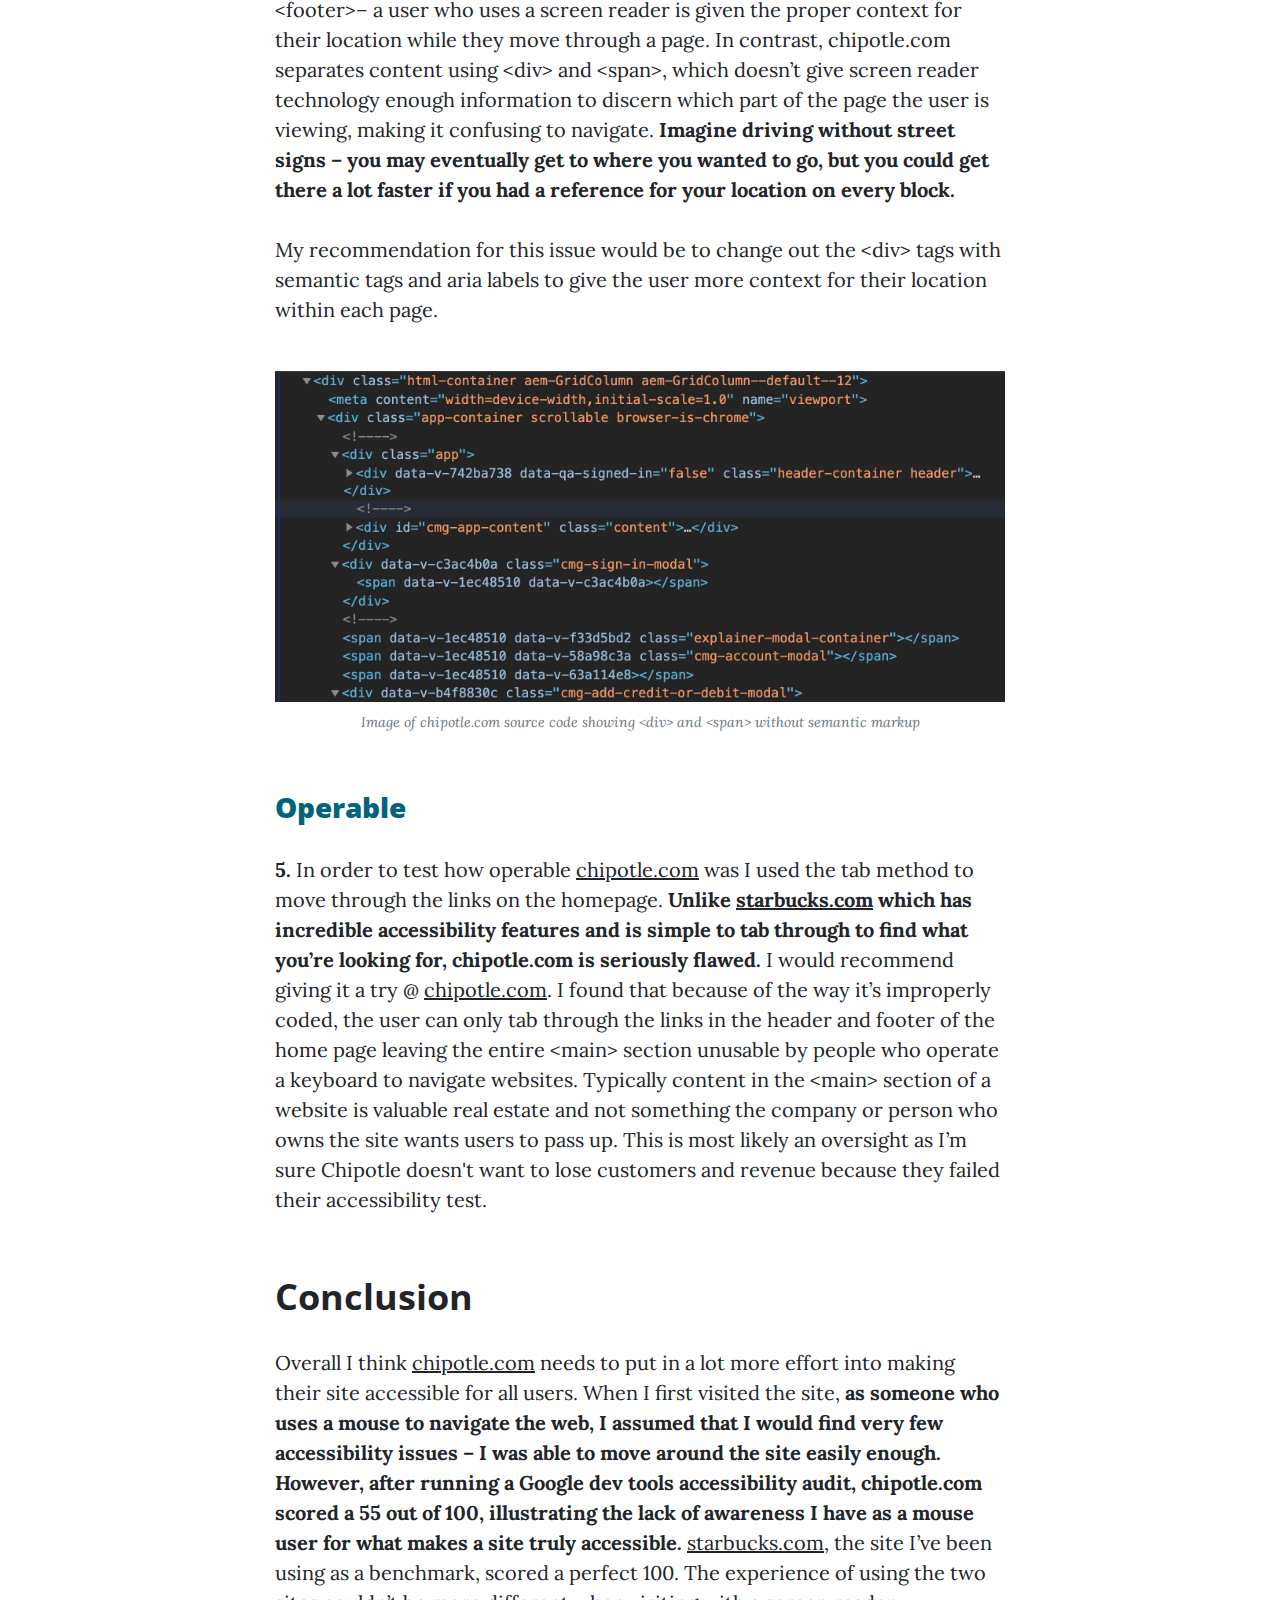
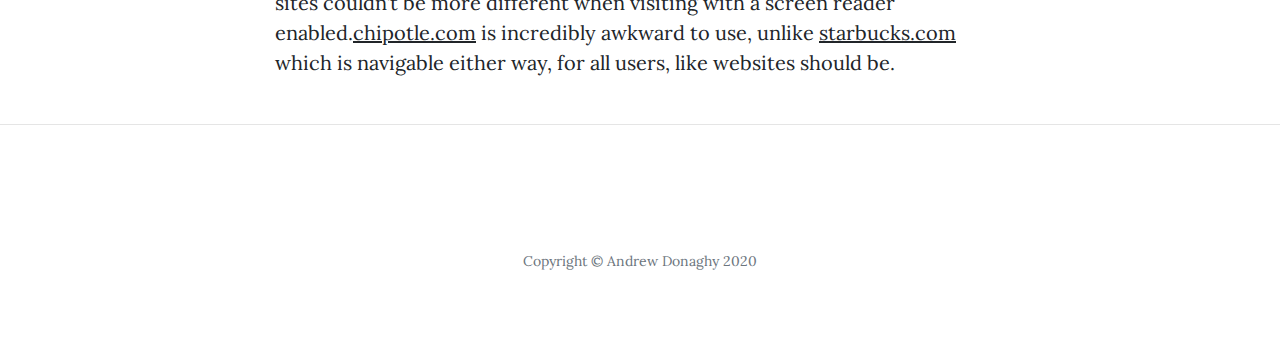
<file: post5.html>
<!DOCTYPE html>
<html lang="en">

<head>
  <!-- Global site tag (gtag.js) - Google Analytics -->
  <script async src="https://www.googletagmanager.com/gtag/js?id=UA-163426474-1"></script>
  <script>
    window.dataLayer = window.dataLayer || [];

    function gtag() {
      dataLayer.push(arguments);
    }
    gtag('js', new Date());

    gtag('config', 'UA-163426474-1');
  </script>
  <meta charset="utf-8">
  <meta name="viewport" content="width=device-width, initial-scale=1, shrink-to-fit=no">
  <meta name="description" content="Andrew Donaghy's User Science Journal">
  <meta name="author" content="Andrew Donaghy">

  <title>User Science Journal</title>

  <!-- Bootstrap core CSS -->
  <link href="https://stackpath.bootstrapcdn.com/bootstrap/4.3.1/css/bootstrap.min.css " rel="stylesheet">

  <!-- Custom fonts for this template -->
  <link rel="stylesheet" href="https://use.fontawesome.com/releases/v5.7.2/css/all.css"
    integrity="sha384-fnmOCqbTlWIlj8LyTjo7mOUStjsKC4pOpQbqyi7RrhN7udi9RwhKkMHpvLbHG9Sr" crossorigin="anonymous">
  <link href='https://fonts.googleapis.com/css?family=Lora:400,700,400italic,700italic' rel='stylesheet'
    type='text/css'>
  <link
    href='https://fonts.googleapis.com/css?family=Open+Sans:300italic,400italic,600italic,700italic,800italic,400,300,600,700,800'
    rel='stylesheet' type='text/css'>
  <link href="css/clean-blog.min.css" rel="stylesheet">
  <link rel="stylesheet" href="css/prism.css" />
</head>

<body>

  <!-- Navigation -->
  <nav class="navbar navbar-expand-lg navbar-light fixed-top" id="mainNav">
    <div class="container">
      <a class="navbar-brand" href="index.html">Andrew Donaghy</a>
      <button class="navbar-toggler navbar-toggler-right" type="button" data-toggle="collapse"
        data-target="#navbarResponsive" aria-controls="navbarResponsive" aria-expanded="false"
        aria-label="Toggle navigation">
        Menu
        <i class="fas fa-bars"></i>
      </button>
      <div class="collapse navbar-collapse" id="navbarResponsive">
        <ul class="navbar-nav ml-auto">
          <li class="nav-item dropdown">
            <a class="nav-link dropdown-toggle" href="#" id="navbarDropdownBlog" data-toggle="dropdown"
              aria-haspopup="true" aria-expanded="false">
              Blog
            </a>
            <div class="dropdown-menu dropdown-menu-right" aria-labelledby="navbarDropdownBlog">
              <a class="dropdown-item" href="post1.html">Post 1</a>
              <a class="dropdown-item" href="post2.html">Post 2</a>
              <a class="dropdown-item" href="post3.html">Post 3</a>
              <a class="dropdown-item" href="post4.html">Post 4</a>
              <a class="dropdown-item" href="post5.html">Post 5</a>
              <a class="dropdown-item" href="post6.html">Post 6</a>
              <a class="dropdown-item" href="post7.html">Post 7</a>
              <a class="dropdown-item" href="post8.html">Post 8</a>
              <a class="dropdown-item" href="post9.html">Post 9</a>
              <a class="dropdown-item" href="post10.html">Post 10</a>


            </div>
          </li>
          <li class="nav-item">
            <a class="nav-link" href="about.html">About</a>
          </li>
        </ul>
      </div>
    </div>
  </nav>


  <!-- Page Header -->
  <header class="masthead" style="background-image: url('img/brainstorming.jpg')">
    <div class="overlay"></div>
    <div class="container">
      <div class="row">
        <div class="col-lg-8 col-md-10 mx-auto">
          <div class="post-heading">
            <h1>Usability Journal Entry 5</h1>
            <h2 class="subheading">Chipotle.com accessibility review
            </h2>
            <span class="meta">Posted by
              <a href="#">Andrew Donaghy</a>
              on May 10, 2020</span>
          </div>
        </div>
      </div>
    </div>
  </header>

  <!-- Post Content -->
 
    <main id="main" class="container">
      <article class="row">
        <div class="col-lg-8 col-md-10 mx-auto">
          <img class="img-fluid" src="img/ch_1.jpg" alt="Image of chipotle.com homepage">

          <section>
            <h2 class="section-heading">Website accessibility review of <a
                href="https://www.chipotle.com/">chipotle.com</a></h2>
            <p>
              In this web accessibility study I examined <a href="https://www.chipotle.com/">chipotle.com</a>. The core purpose of this site is to provide a user interface for customers to place food orders online. My focus for this study was to investigate the user interface and HTML to decipher if the essential tasks of this site could be achieved by someone using accessibility tools.
            </p>

            <section>
              <h2 class="section-heading">Web Accessibility Tools and Standards</h2>
              <p>
                In order to complete this web accessibility review I consistently referenced the <a href="https://www.w3.org/WAI/standards-guidelines/wcag/glance/">WCAG 2.1 standards</a>. The WCAG is a set of guidelines written by the <a href="https://www.w3.org/">World Wide Web Consortium</a> to make the web more inclusive for all users – with or without disabilities.
              </p>

              <p><strong>The four main principles that must be followed according to the WCAG 2.1 standards include:</strong></p>
              <ol>
                <li>
                  <strong>Perceivable:</strong> each block of content is perceivable to those who are visually or hearing impared
                </li>
                <li>
                  <strong>Operable:</strong> the user interface is efficiently operable by a keyboard (tab key) or a screen reader
                </li>
                <li>
                  <strong>Understandable:</strong> The writing in the site is clear and gives context to the clickable elements.
                </li>
                <li>
                  <strong>Robust:</strong> The site incorporates “best practices” of HTML for all devices and utilizes <a href="https://www.w3.org/WAI/standards-guidelines/aria/">ARIA</a> attributes to bridge the gap between modern web apps and tools used by those with disabilities to navigate the web
                </li>
              </ol>

              <p><strong>The tool I used to investigate:</strong></p>
              <ul>
                <li>
                  The <a href="https://wave.webaim.org/">WAVE</a> chrome extension is an extremely useful tool for an accessibility audit as it indicates where the accessibility errors can be found on the page and includes clickable icons positioned next them that describe the error in detail and optionally reveal the code for a deeper look.
                </li>
              </ul>

            </section>

            <section>
              <h2 class="section-heading">Accessibility audit</h2>

              <p>For this review I will highlight issues (below) that I thought could be improved upon to make this site more effective for all users. </p>

              <h3>
                Perceivable
              </h3>

              <p>
                <strong>1.</strong> I noticed while scrolling through the homepage that the food links below the hero image aren’t given sufficient context until they are hovered over. For a mouse user it’s less confusing because as the user hovers over each link (for instance burrito) the hover state reveals the text below that says “order” with an arrow pointing to the right Unfortunately this is not perceivable to someone who is using a keyboard to navigate the site. If any of these links are focused on with keyboard tools the user only sees a list of food items and isn’t given any context for what will happen if they enter into the link. <strong>Making content available to only one type of user is a hallmark of substandard accessibility design.</strong>
              </p>

              <p>
                To remedy this I would add a header above this list of food items that says, “Start your order now.”Although simple, I think this would make it clearer to those who are using a keyboard to navigate the site, so they would have more context to the clickable items without needing to use a mouse.
              </p>


              <img class="img-fluid mt-3" src="img/ch_2.jpg" alt="image of main section with added context">
              <figcaption class="caption text-muted mb-5">Image of food items section with added header reading, “Start your order now”
              </figcaption>

              <p><strong>2.</strong> While scrolling through the site I quickly noticed 2 issues in the hero image. The first issue I noticed was with the text that reads, “chipotle delivery kitchen.” <strong>The text is rasterized as an image instead of written into the code as live text.</strong> This can cause issues for someone who has specific settings in their web browser to view text at larger sizes or in a specific color that provides adequate color contrast for them to read clearly – when text is an image this is not possible. Fixing this is simple – write the text into the HTML with an &lt;h2&gt; or &lt;h3&gt; before the button, so it doesn’t break the hierarchy, but it will also be customizable for those who need more visual impact. </p>

              <img class="img-fluid mt-3" src="img/ch_3.jpg" alt="image of rasterized text">
              <figcaption class="caption text-muted mb-5">The Hero image from Chipotle.com with the rasterized text “chipotle delivery kitchen” circled in red
              </figcaption>

              <p><strong>3.</strong>The second issue I found with the hero image is the deliberately small text that reads,<i>“$10 min/$200 max for free delivery, excl. tax. 5/1/20-5/10/20 only (subject to extension/cancellation); Additional terms apply: chipotle.com/freedelivery</i> below the 'order now' button. It’s tiny! And as a consumer is mostly off-putting to see text this small after the promise of “free delivery.” I don’t really understand the logic in using text this small – <strong>either make the text readable or don’t add it at all.</strong> To fix this issue, I would run the text at the appropriate size for people to read it, ideally at a text size closer to 1 rem.</p>

              <img class="img-fluid mt-3" src="img/ch_4.jpg" alt="image of microscopic text">
              <figcaption class="caption text-muted mb-5">The Hero image from Chipotle.com with the microscopic text circled in red
              </figcaption>

              <p><strong>4.</strong>

                In <a href="https://www.w3.org/WAI/WCAG21/quickref/?showtechniques=131%2C132%2C242%2C413%2C411#info-and-relationships">section 1.3.1 of the WCAG</a> they suggest the use of semantic markup. Semantic HTML markup makes it easy for people who use screen readers to feel comfortable “knowing where they are” on a webpage. For instance, because <a href="https://www.starbucks.com/ ">starbucks.com</a> uses perfect semantic markup – &lt;nav&gt;, &lt;main&gt;, and &lt;footer&gt;– a user who uses a screen reader is given the proper context for their location while they move through a page. In contrast, chipotle.com separates content using &lt;div&gt; and &lt;span&gt;, which doesn’t give screen reader technology enough information to discern which part of the page the user is viewing, making it confusing to navigate. <strong>Imagine driving without street signs – you may eventually get to where you wanted to go, but you could get there a lot faster if you had a reference for your location on every block.</strong>
              </p>

              <p>My recommendation for this issue would be to change out the &lt;div&gt; tags with semantic tags and aria labels to give the user more context for their location within each page. </p>


              <img class="img-fluid mt-3" src="img/ch_5.jpg" alt="image of chipotle source code">
              <figcaption class="caption text-muted mb-5">Image of chipotle.com source code showing &lt;div&gt; and &lt;span&gt; without semantic markup
              </figcaption>


              <h3>Operable</h3>

              <p><strong>5.</strong>
                In order to test how operable <a href="https://www.chipotle.com/">chipotle.com</a> was I used the tab method to move through the links on the homepage. <strong>Unlike <a href="https://www.starbucks.com/">starbucks.com</a> which has incredible accessibility features and is simple to tab through to find what you’re looking for, chipotle.com is seriously flawed.</strong> I would recommend giving it a try @ <a href="https://www.chipotle.com/">chipotle.com</a>. I found that because of the way it’s improperly coded, the user can only tab through the links in the header and footer of the home page leaving the entire &lt;main&gt; section unusable by people who operate a keyboard to navigate websites. Typically content in the &lt;main&gt; section of a website is valuable real estate and not something the company or person who owns the site wants users to pass up. This is most likely an oversight as I’m sure Chipotle doesn't want to lose customers and revenue because they failed their accessibility test.
              </p>

            </section>

            <section>
              <h2 class="section-heading">Conclusion</h2>
              <p>
                Overall I think <a href="https://www.chipotle.com/">chipotle.com</a> needs to put in a lot more effort into making their site accessible for all users. When I first visited the site, <strong>as someone who uses a mouse to navigate the web, I assumed that I would find very few accessibility issues – I was able to move around the site easily enough. However, after running a Google dev tools accessibility audit, chipotle.com scored a 55 out of 100, illustrating the lack of awareness I have as a mouse user for what makes a site truly accessible.</strong> <a href="https://www.starbucks.com/">starbucks.com</a>, the site I’ve been using as a benchmark, scored a perfect 100. The experience of using the two sites couldn’t be more different when visiting with a screen reader enabled.<a href="https://www.chipotle.com/">chipotle.com</a> is incredibly awkward to use, unlike <a href="https://www.starbucks.com/">starbucks.com</a> which is navigable either way, for all users, like websites should be.</p></section>







      </div>
    </article>
  </main>

  <hr>

  <!-- Footer -->
  <footer>
    <div class="container">
      <div class="row">
        <div class="col-lg-8 col-md-10 mx-auto">
          <ul class="list-inline text-center">
            <li class="list-inline-item">
              <a href="https://github.com/apdonaghy">
                <span class="fa-stack fa-lg">
                  <i class="fas fa-circle fa-stack-2x"></i>
                  <i class="fab fa-github fa-stack-1x fa-inverse"></i>
                </span>
              </a>
            </li>
          </ul>
          <p class="copyright text-muted">Copyright &copy; Andrew Donaghy 2020</p>
        </div>
      </div>
    </div>
  </footer>

  <!-- Bootstrap core JavaScript -->
  <script src="https://code.jquery.com/jquery-3.3.1.slim.min.js"
    integrity="sha384-q8i/X+965DzO0rT7abK41JStQIAqVgRVzpbzo5smXKp4YfRvH+8abtTE1Pi6jizo" crossorigin="anonymous">
  </script>
  <script src="https://cdnjs.cloudflare.com/ajax/libs/popper.js/1.14.7/umd/popper.min.js"
    integrity="sha384-UO2eT0CpHqdSJQ6hJty5KVphtPhzWj9WO1clHTMGa3JDZwrnQq4sF86dIHNDz0W1" crossorigin="anonymous">
  </script>
  <script src="https://stackpath.bootstrapcdn.com/bootstrap/4.3.1/js/bootstrap.min.js"
    integrity="sha384-JjSmVgyd0p3pXB1rRibZUAYoIIy6OrQ6VrjIEaFf/nJGzIxFDsf4x0xIM+B07jRM" crossorigin="anonymous">
  </script>


  <!-- Custom scripts for this template -->
  <script src="js/clean-blog.min.js"></script>
  <script src="js/prism.js"></script>

</body>

</html>
</file>
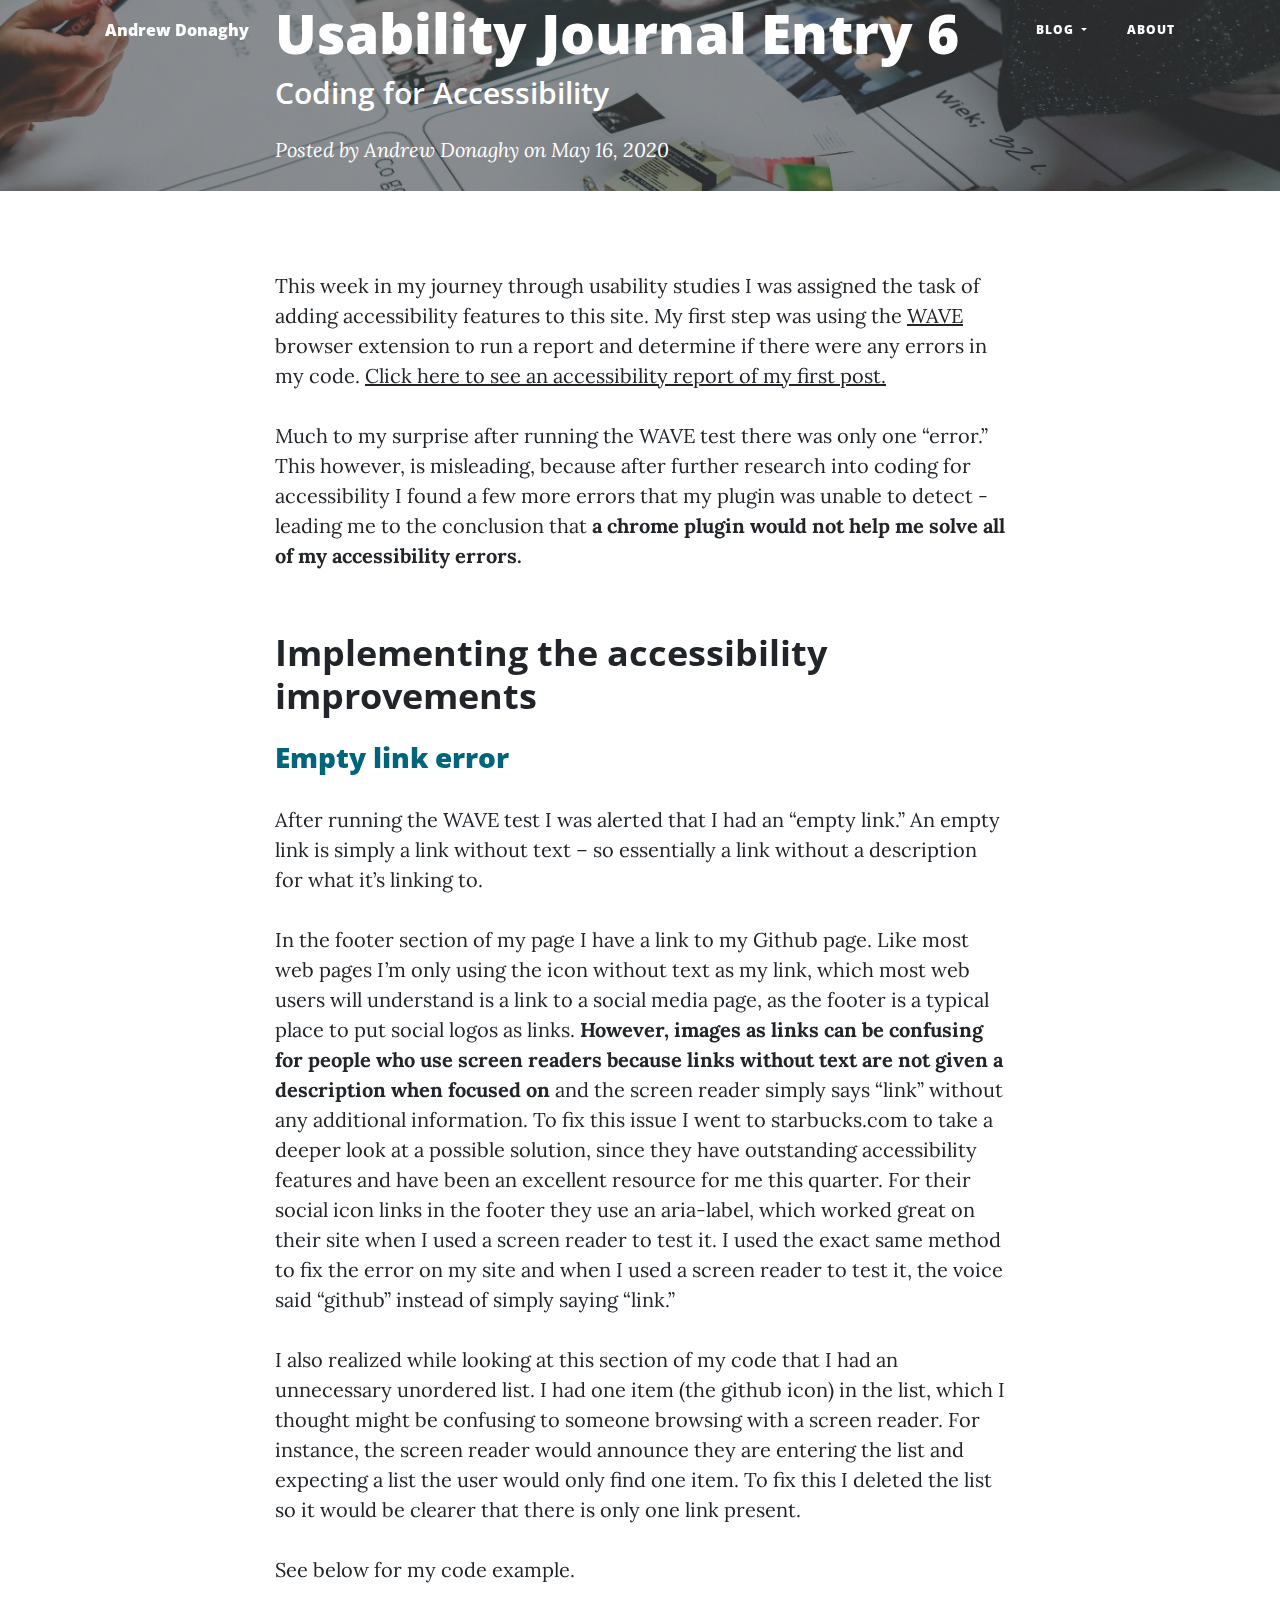
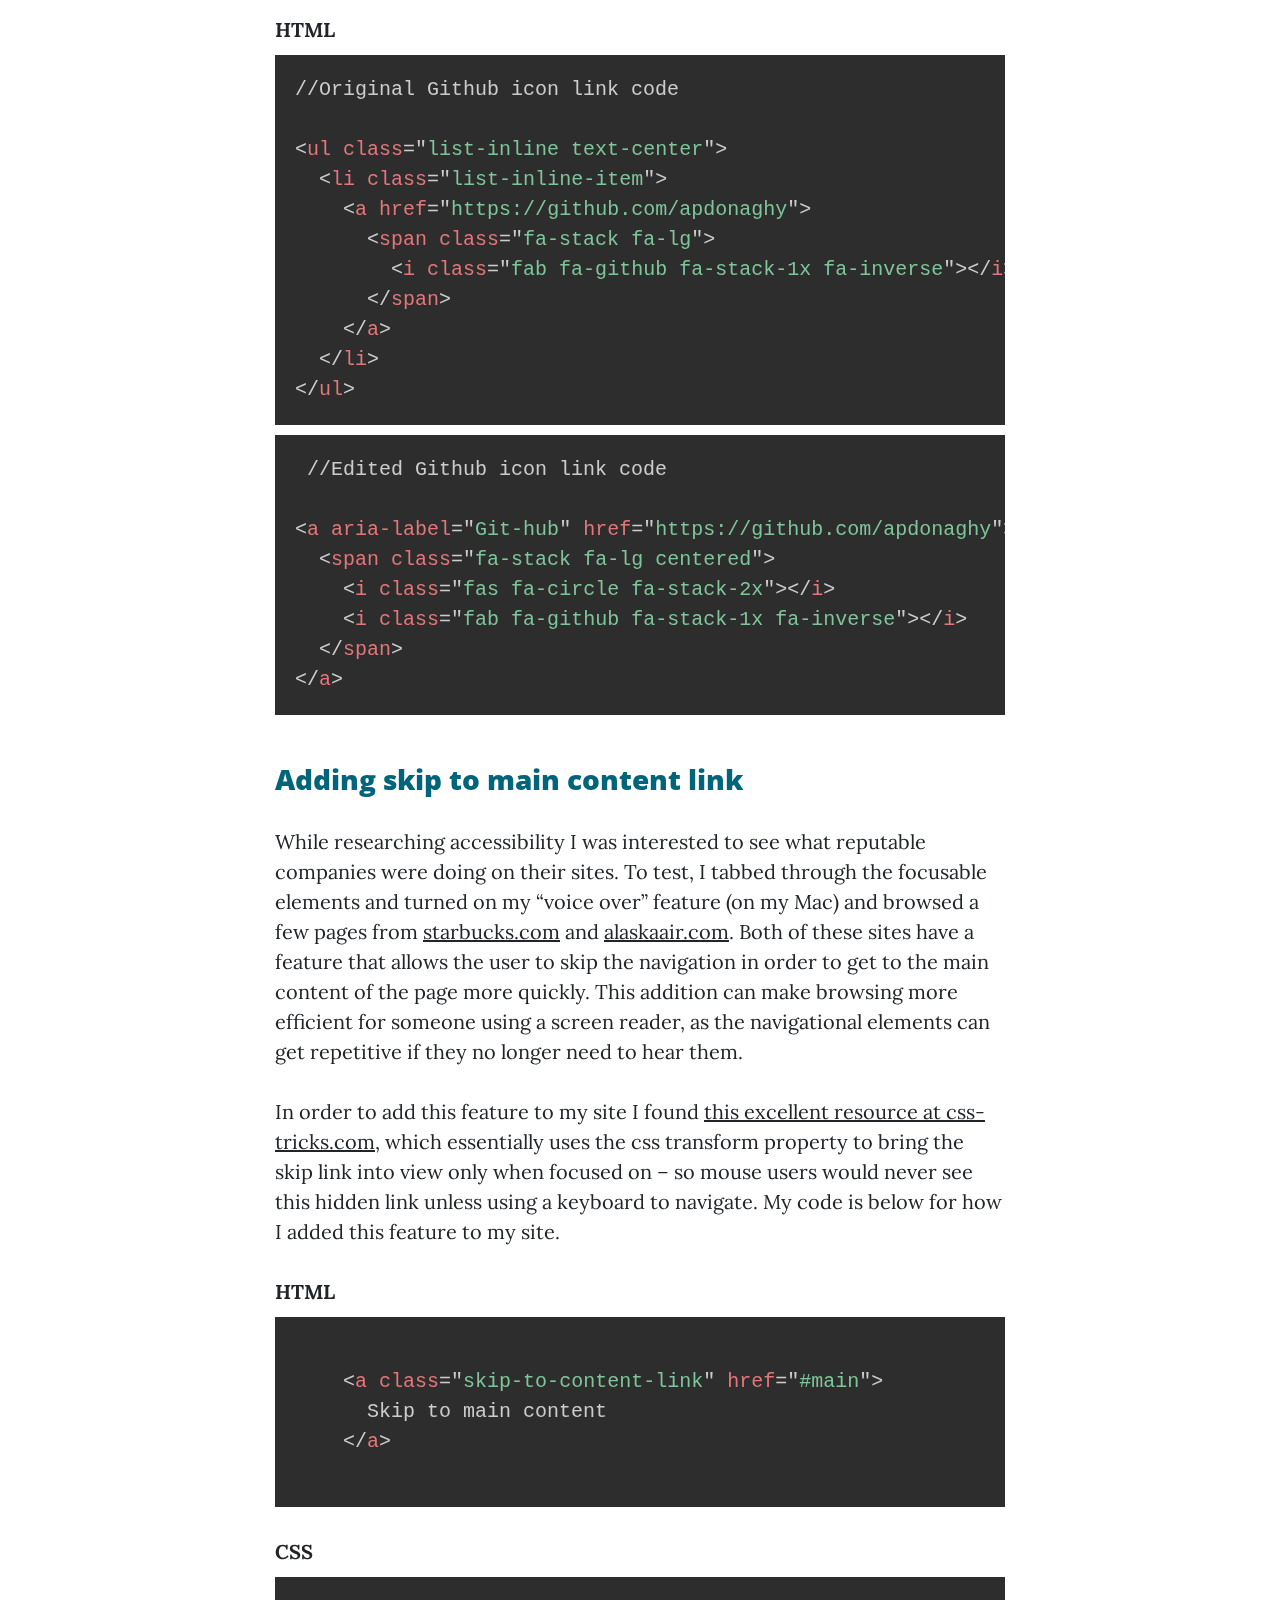
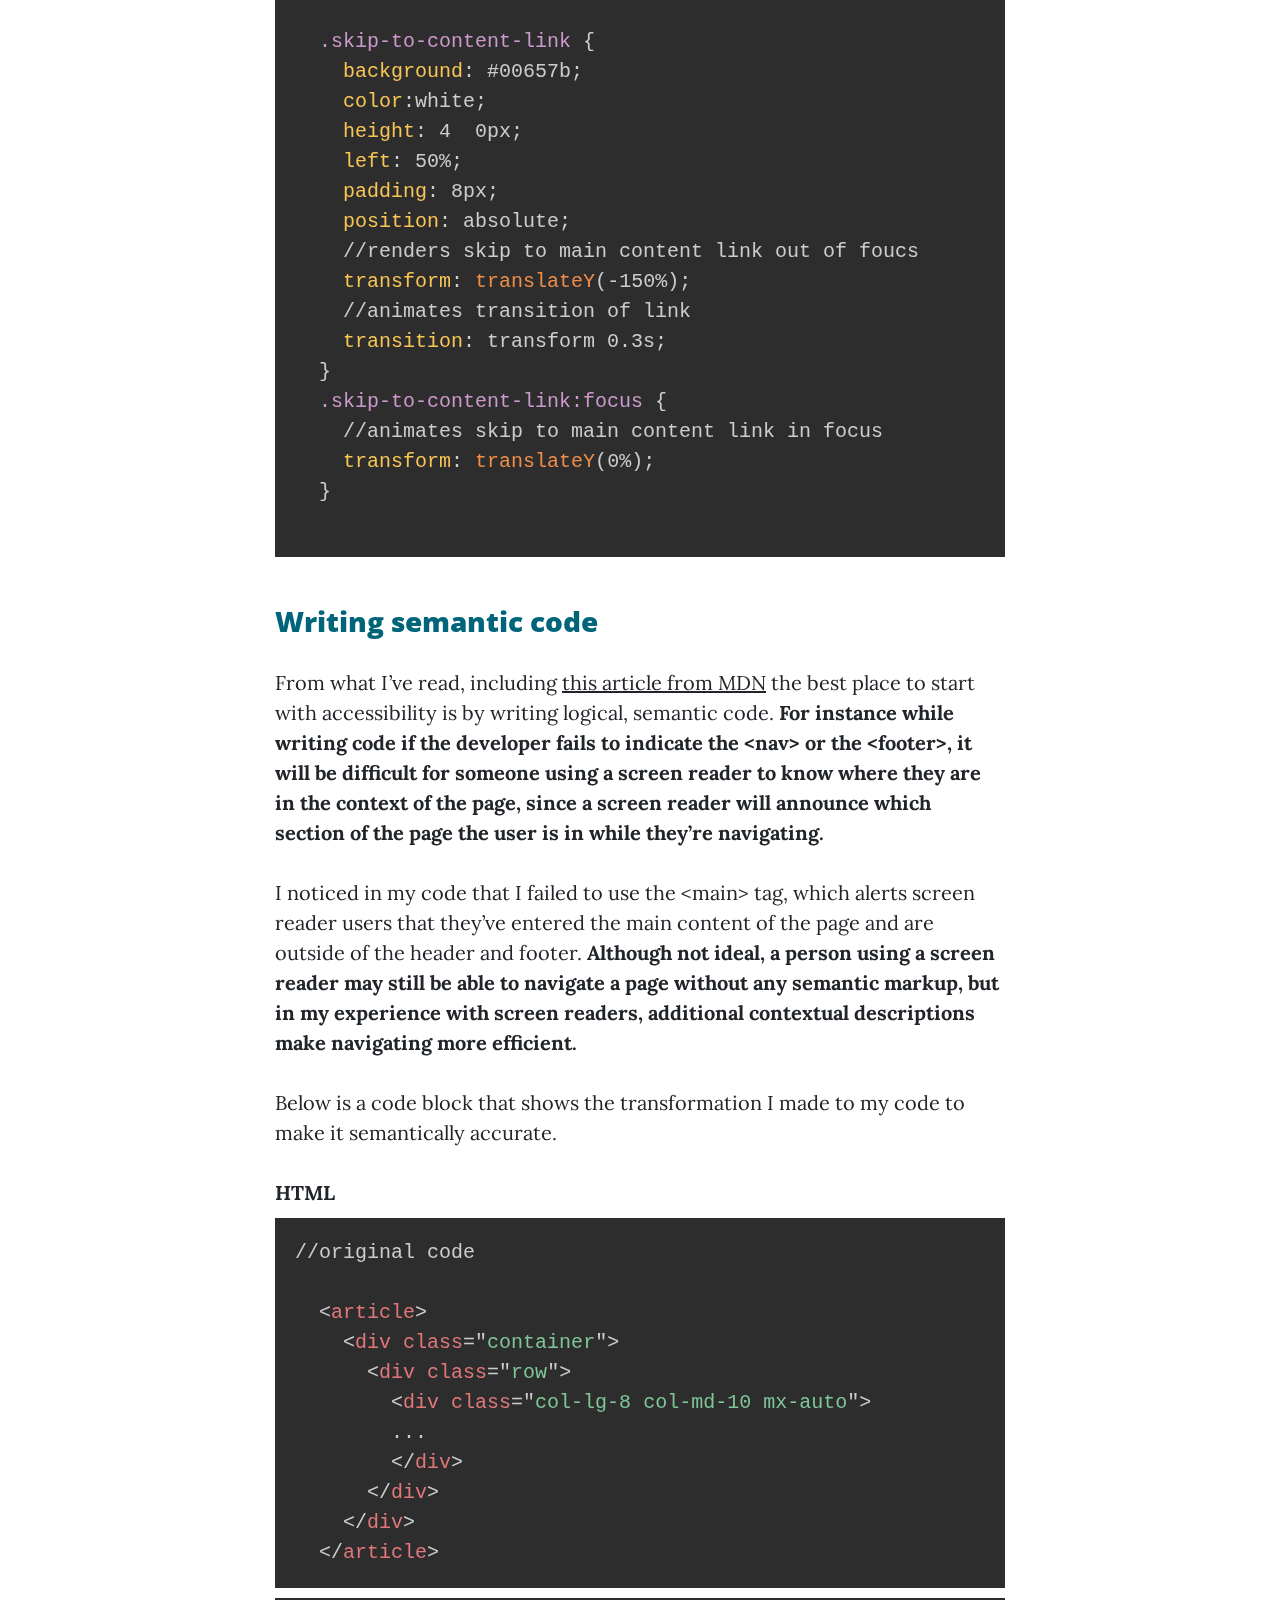
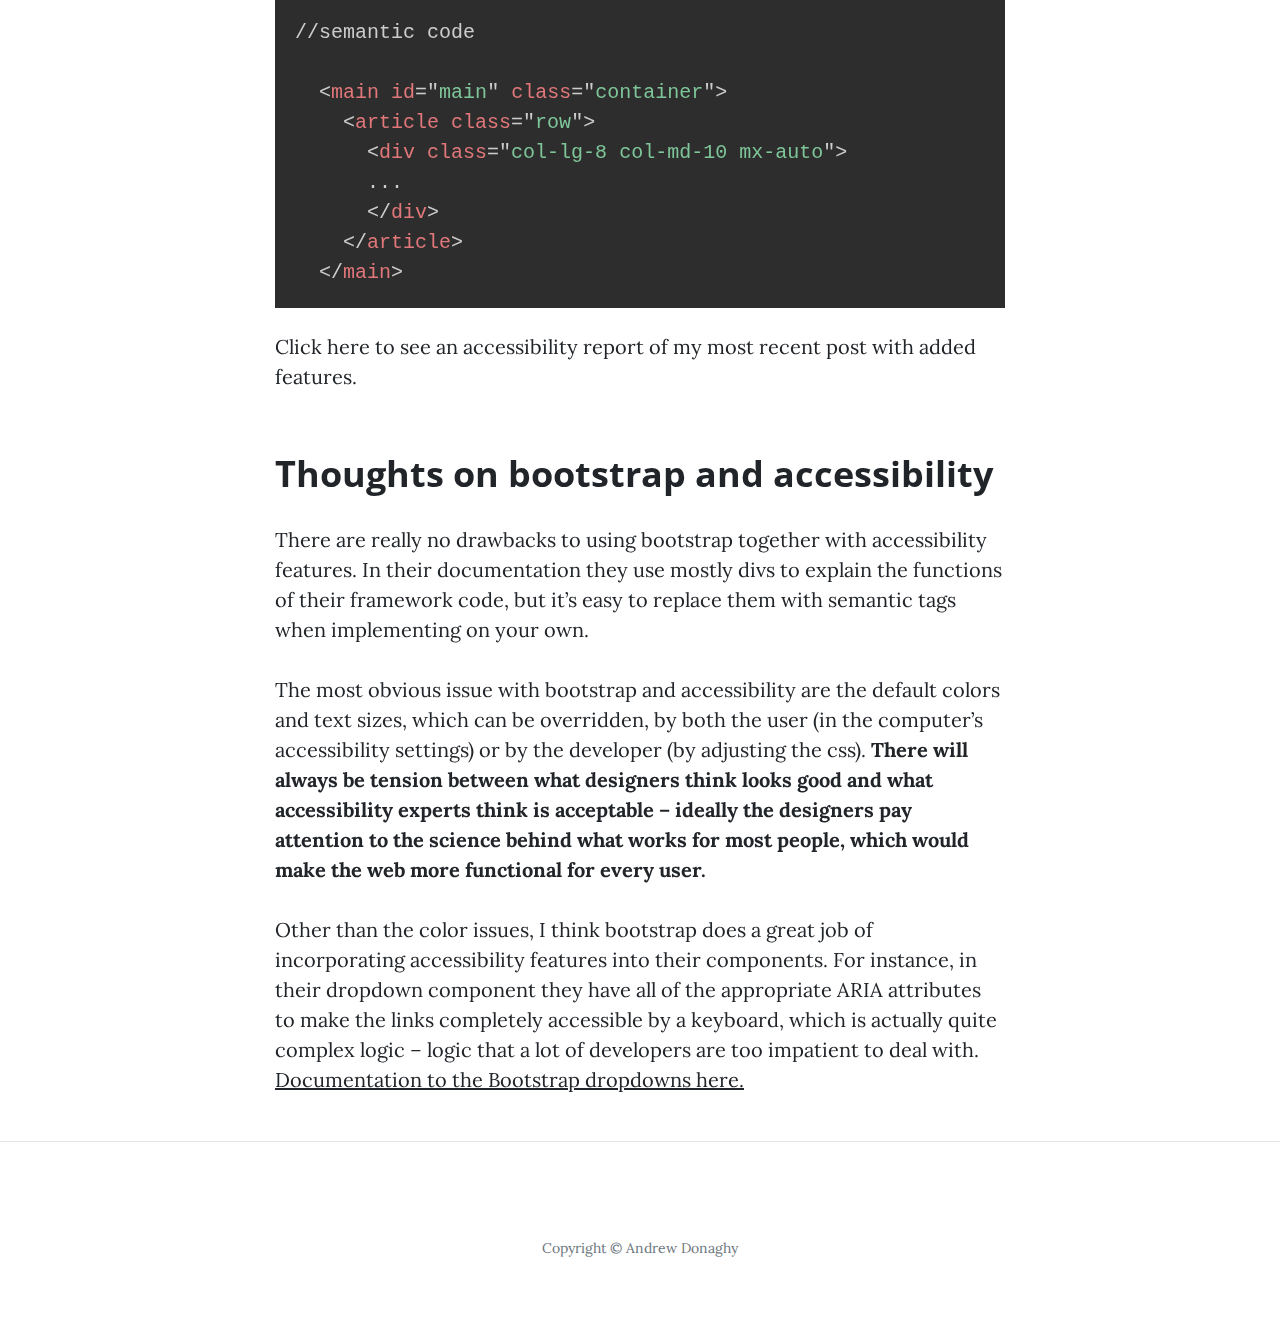
<file: post6.html>
<!DOCTYPE html>
<html lang="en">

<head>
  <!-- Global site tag (gtag.js) - Google Analytics -->
  <script async src="https://www.googletagmanager.com/gtag/js?id=UA-163426474-1"></script>
  <script>
    window.dataLayer = window.dataLayer || [];

    function gtag() {
      dataLayer.push(arguments);
    }
    gtag('js', new Date());

    gtag('config', 'UA-163426474-1');
  </script>
  <meta charset="utf-8">
  <meta name="viewport" content="width=device-width, initial-scale=1, shrink-to-fit=no">
  <meta name="description" content="">
  <meta name="author" content="">

  <title>User Science Journal</title>

  <!-- Bootstrap core CSS -->
  <link href="https://stackpath.bootstrapcdn.com/bootstrap/4.3.1/css/bootstrap.min.css " rel="stylesheet">

  <!-- Custom fonts for this template -->
  <link rel="stylesheet" href="https://use.fontawesome.com/releases/v5.7.2/css/all.css"
    integrity="sha384-fnmOCqbTlWIlj8LyTjo7mOUStjsKC4pOpQbqyi7RrhN7udi9RwhKkMHpvLbHG9Sr" crossorigin="anonymous">
  <link href='https://fonts.googleapis.com/css?family=Lora:400,700,400italic,700italic' rel='stylesheet'
    type='text/css'>
  <link
    href='https://fonts.googleapis.com/css?family=Open+Sans:300italic,400italic,600italic,700italic,800italic,400,300,600,700,800'
    rel='stylesheet' type='text/css'>
  <link href="css/clean-blog.min.css" rel="stylesheet">
  <link rel="stylesheet" href="css/prism.css" />
</head>

<body>
  <a class="skip-to-content-link" href="#main">
    Skip to main content
  </a>
  <!-- Navigation -->
  <nav class="navbar navbar-expand-lg navbar-light fixed-top" id="mainNav">
    <div class="container zIndex">
      <a class="navbar-brand" href="index.html">Andrew Donaghy</a>
      <button class="navbar-toggler navbar-toggler-right" type="button" data-toggle="collapse"
        data-target="#navbarResponsive" aria-controls="navbarResponsive" aria-expanded="false"
        aria-label="Toggle navigation">
        Menu
        <i class="fas fa-bars"></i>
      </button>
      <div class="collapse navbar-collapse" id="navbarResponsive">
        <ul class="navbar-nav ml-auto">
          <li class="nav-item dropdown">
            <a class="nav-link dropdown-toggle" href="#" id="navbarDropdownBlog" data-toggle="dropdown"
              aria-haspopup="true" aria-expanded="false">
              Blog
            </a>
            <div class="dropdown-menu dropdown-menu-right" aria-labelledby="navbarDropdownBlog">
              <a class="dropdown-item" href="post1.html">Post 1</a>
              <a class="dropdown-item" href="post2.html">Post 2</a>
              <a class="dropdown-item" href="post3.html">Post 3</a>
              <a class="dropdown-item" href="post4.html">Post 4</a>
              <a class="dropdown-item" href="post5.html">Post 5</a>
              <a class="dropdown-item" href="post6.html">Post 6</a>
              <a class="dropdown-item" href="post7.html">Post 7</a>
              <a class="dropdown-item" href="post8.html">Post 8</a>
              <a class="dropdown-item" href="post9.html">Post 9</a>
              <a class="dropdown-item" href="post10.html">Post 10</a>

            </div>
          </li>
          <li class="nav-item">
            <a class="nav-link" href="about.html">About</a>
          </li>
        </ul>
      </div>
    </div>
  </nav>


  <!-- Page Header -->
  <header class="masthead" style="background-image: url('img/brainstorming.jpg')">
    <div class="overlay"></div>
    <div class="container">
      <div class="row">
        <div class="col-lg-8 col-md-10 mx-auto">
          <div class="post-heading">
            <h1>Usability Journal Entry 6</h1>
            <h2 class="subheading">Coding for Accessibility 
            </h2>
            <span class="meta">Posted by
              <a href="#">Andrew Donaghy</a>
              on May 16, 2020</span>
          </div>
        </div>
      </div>
    </div>
  </header>

  <!-- Post Content -->
  <main id="main" class="container">

    <article class="row">
      <div class="col-lg-8 col-md-10 mx-auto">
<section>
<p>This week in my journey through usability studies I was assigned the task of adding accessibility features to this site. My first step was using the <a href="https://wave.webaim.org/">WAVE</a> browser extension to run a report and determine if there were any errors in my code. <a href="https://wave.webaim.org/report#/https://www.drewdonaghy.dev/user-science-journal/post1.html">Click here to see an accessibility report of my first post.</a></p>

<p>Much to my surprise after running the WAVE test there was only one “error.” This however, is misleading, because after further research into coding for accessibility I found a few more errors that my plugin was unable to detect - leading me to the conclusion that <strong>a chrome plugin would not help me solve all of my accessibility errors.</strong></p>
</section>

<section>
<h2 class="section-heading">Implementing the accessibility improvements</h2>
<h3 class="mt-4">Empty link error</h3>
<p>After running the WAVE test I was alerted that I had an “empty link.” An empty link is simply a link without text – so essentially a link without a description for what it’s linking to. </p>

<p>In the footer section of my page I have a link to my Github page. Like most web pages I’m only using the icon without text as my link, which most web users will understand is a link to a social media page, as the footer is a typical place to put social logos as links. <strong>However, images as links can be confusing for people who use screen readers because links without text are not given a description when focused on</strong> and the screen reader simply says “link” without any additional information. To fix this issue I went to starbucks.com to take a deeper look at a possible solution, since they have outstanding accessibility features and have been an excellent resource for me this quarter. For their social icon links in the footer they use an aria-label, which worked great on their site when I used a screen reader to test it. I used the exact same method to fix the error on my site and when I used a screen reader to test it, the voice said “github” instead of simply saying “link.”</p>

<p>I also realized while looking at this section of my code that I had an unnecessary unordered list. I had one item (the github icon) in the list, which I thought might be confusing to someone browsing with a screen reader. For instance, the screen reader would announce they are entering the list and expecting a list the user would only find one item. To fix this I deleted the list so it would be clearer that there is only one link present.</p>

<p>See below for my code example.</p>

<p class="mb-0"><strong>HTML</strong></p>
<pre><code class="language-html">//Original Github icon link code

&ltul class="list-inline text-center"&gt
  &ltli class="list-inline-item"&gt
    &lta href="https://github.com/apdonaghy"&gt
      &ltspan class="fa-stack fa-lg"&gt
        &lti class="fab fa-github fa-stack-1x fa-inverse"&gt&lt/i&gt
      &lt/span&gt
    &lt/a&gt
  &lt/li&gt
&lt/ul&gt
</code></pre> 

<pre><code class="language-html"> //Edited Github icon link code

&lta aria-label="Git-hub" href="https://github.com/apdonaghy"&gt
  &ltspan class="fa-stack fa-lg centered"&gt
    &lti class="fas fa-circle fa-stack-2x">&lt/i&gt
    &lti class="fab fa-github fa-stack-1x fa-inverse"&gt&lt/i&gt
  &lt/span&gt
&lt/a&gt
</code></pre>  

<h3 class="mt-5">Adding skip to main content link</h3>
<p>While researching accessibility I was interested to see what reputable companies were doing on their sites. To test, I tabbed through the focusable elements and turned on my “voice over” feature (on my Mac) and browsed a few pages from <a href="https://www.starbucks.com/">starbucks.com</a> and <a href="https://www.alaskaair.com/">alaskaair.com</a>. Both of these sites have a feature that allows the user to skip the navigation in order to get to the main content of the page more quickly. This addition can make browsing more efficient for someone using a screen reader, as the navigational elements can get repetitive if they no longer need to hear them. </p>

<p>
  In order to add this feature to my site I found <a href="https://css-tricks.com/how-to-create-a-skip-to-content-link/">this excellent resource at css-tricks.com</a>, which essentially uses the css transform property to bring the skip link into view only when focused on – so mouse users would never see this hidden link unless using a keyboard to navigate. My code is below for how I added this feature to my site.   
</p>

<p class="mb-0"><strong>HTML</strong></p>
        <pre>
  <code class="language-html">
    &lta class="skip-to-content-link" href="#main"&gt
      Skip to main content
    &lt/a&gt
    </code></pre>
    <p class="mb-0"><strong>CSS</strong></p>
        <pre>
      <code class="language-css">
  .skip-to-content-link {
    background: #00657b;
    color:white;        
    height: 4  0px;
    left: 50%;
    padding: 8px;
    position: absolute;
    //renders skip to main content link out of foucs
    transform: translateY(-150%);
    //animates transition of link
    transition: transform 0.3s;
  }
  .skip-to-content-link:focus {
    //animates skip to main content link in focus
    transform: translateY(0%);
  }
      </code></pre>

<h3 class="mt-5">Writing semantic code</h3>
<p>From what I’ve read, including <a href="https://developer.mozilla.org/en-US/docs/Learn/Accessibility/HTML">this article from MDN</a> the best place to start with accessibility is by writing logical, semantic code. <strong>For instance while writing code if the developer fails to indicate the &ltnav&gt or the &ltfooter&gt, it will be difficult for someone using a screen reader to know where they are in the context of the page, since a screen reader will announce which section of the page the user is in while they’re navigating.</strong></p>

<p>
  I noticed in my code that I failed to use the &ltmain&gt tag, which alerts screen reader users that they’ve entered the main content of the page and are outside of the header and footer. <strong>Although not ideal, a person using a screen reader may still be able to navigate a page without any semantic markup, but in my experience with screen readers, additional contextual descriptions make navigating more efficient. </strong>
</p>

<p>Below is a code block that shows the transformation I made to my code to make it semantically accurate.</p>

<p class="mb-0"><strong>HTML</strong></p>
<pre><code class="language-html">//original code 
   
  &ltarticle&gt
    &ltdiv class="container"&gt
      &ltdiv class="row"&gt
        &ltdiv class="col-lg-8 col-md-10 mx-auto"&gt
        ...
        &lt/div&gt
      &lt/div&gt
    &lt/div&gt
  &lt/article&gt
</code></pre>  
<pre><code class="language-html">//semantic code
  
  &ltmain id="main" class="container"&gt
    &ltarticle class="row"&gt
      &ltdiv class="col-lg-8 col-md-10 mx-auto"&gt
      ...
      &lt/div&gt
    &lt/article&gt
  &lt/main&gt
</code></pre>  
<div class="mt-4">
<a href="https://wave.webaim.org/report#/https://www.drewdonaghy.dev/user-science-journal/post6.html">Click here to see an accessibility report of my most recent post with added features.</a></p>
</div>
</section>

<section>
  <h2 class="section-heading">Thoughts on bootstrap and accessibility</h2>
  <p>There are really no drawbacks to using bootstrap together with accessibility features. In their documentation they use mostly divs to explain the functions of their framework code, but it’s easy to replace them with semantic tags when implementing on your own.</p>

  <p>The most obvious issue with bootstrap and accessibility are the default colors and text sizes, which can be overridden, by both the user (in the computer’s accessibility settings) or by the developer (by adjusting the css). <strong>There will always be tension between what designers think looks good and what accessibility experts think is acceptable – ideally the designers pay attention to the science behind what works for most people, which would make the web more functional for every user.</strong></p>
</section>
<p>Other than the color issues, I think bootstrap does a great job of incorporating accessibility features into their components. For instance, in their dropdown component they have all of the appropriate ARIA attributes to make the links completely accessible by a keyboard, which is actually quite complex logic – logic that a lot of developers are too impatient to deal with.<a href="https://getbootstrap.com/docs/4.0/components/dropdowns/"> Documentation to the Bootstrap dropdowns here.</a></p>

      </div>
    </article>





  </main>
  <hr>

  <!-- Footer -->
  <footer>
    <div class="container">
      <div class="row">
        <div class="col-lg-8 col-md-10 mx-auto">
          <a aria-label="Git-hub" href="https://github.com/apdonaghy">
            <span class="fa-stack fa-lg centered">
              <i class="fas fa-circle fa-stack-2x"></i>
              <i class="fab fa-github fa-stack-1x fa-inverse"></i>
            </span>
          </a>
          <p class="copyright text-muted">Copyright &copy; Andrew Donaghy</p>
        </div>
      </div>
      </di v>
  </footer>

  <!-- Bootstrap core JavaScript -->
  <script src="https://code.jquery.com/jquery-3.3.1.slim.min.js"
    integrity="sha384-q8i/X+965DzO0rT7abK41JStQIAqVgRVzpbzo5smXKp4YfRvH+8abtTE1Pi6jizo" crossorigin="anonymous">
  </script>
  <script src="https://cdnjs.cloudflare.com/ajax/libs/popper.js/1.14.7/umd/popper.min.js"
    integrity="sha384-UO2eT0CpHqdSJQ6hJty5KVphtPhzWj9WO1clHTMGa3JDZwrnQq4sF86dIHNDz0W1" crossorigin="anonymous">
  </script>
  <script src="https://stackpath.bootstrapcdn.com/bootstrap/4.3.1/js/bootstrap.min.js"
    integrity="sha384-JjSmVgyd0p3pXB1rRibZUAYoIIy6OrQ6VrjIEaFf/nJGzIxFDsf4x0xIM+B07jRM" crossorigin="anonymous">
  </script>


  <!-- Custom scripts for this template -->
  <script src="js/clean-blog.min.js"></script>
  <script src="js/prism.js"></script>
</body>

</html>
</file>
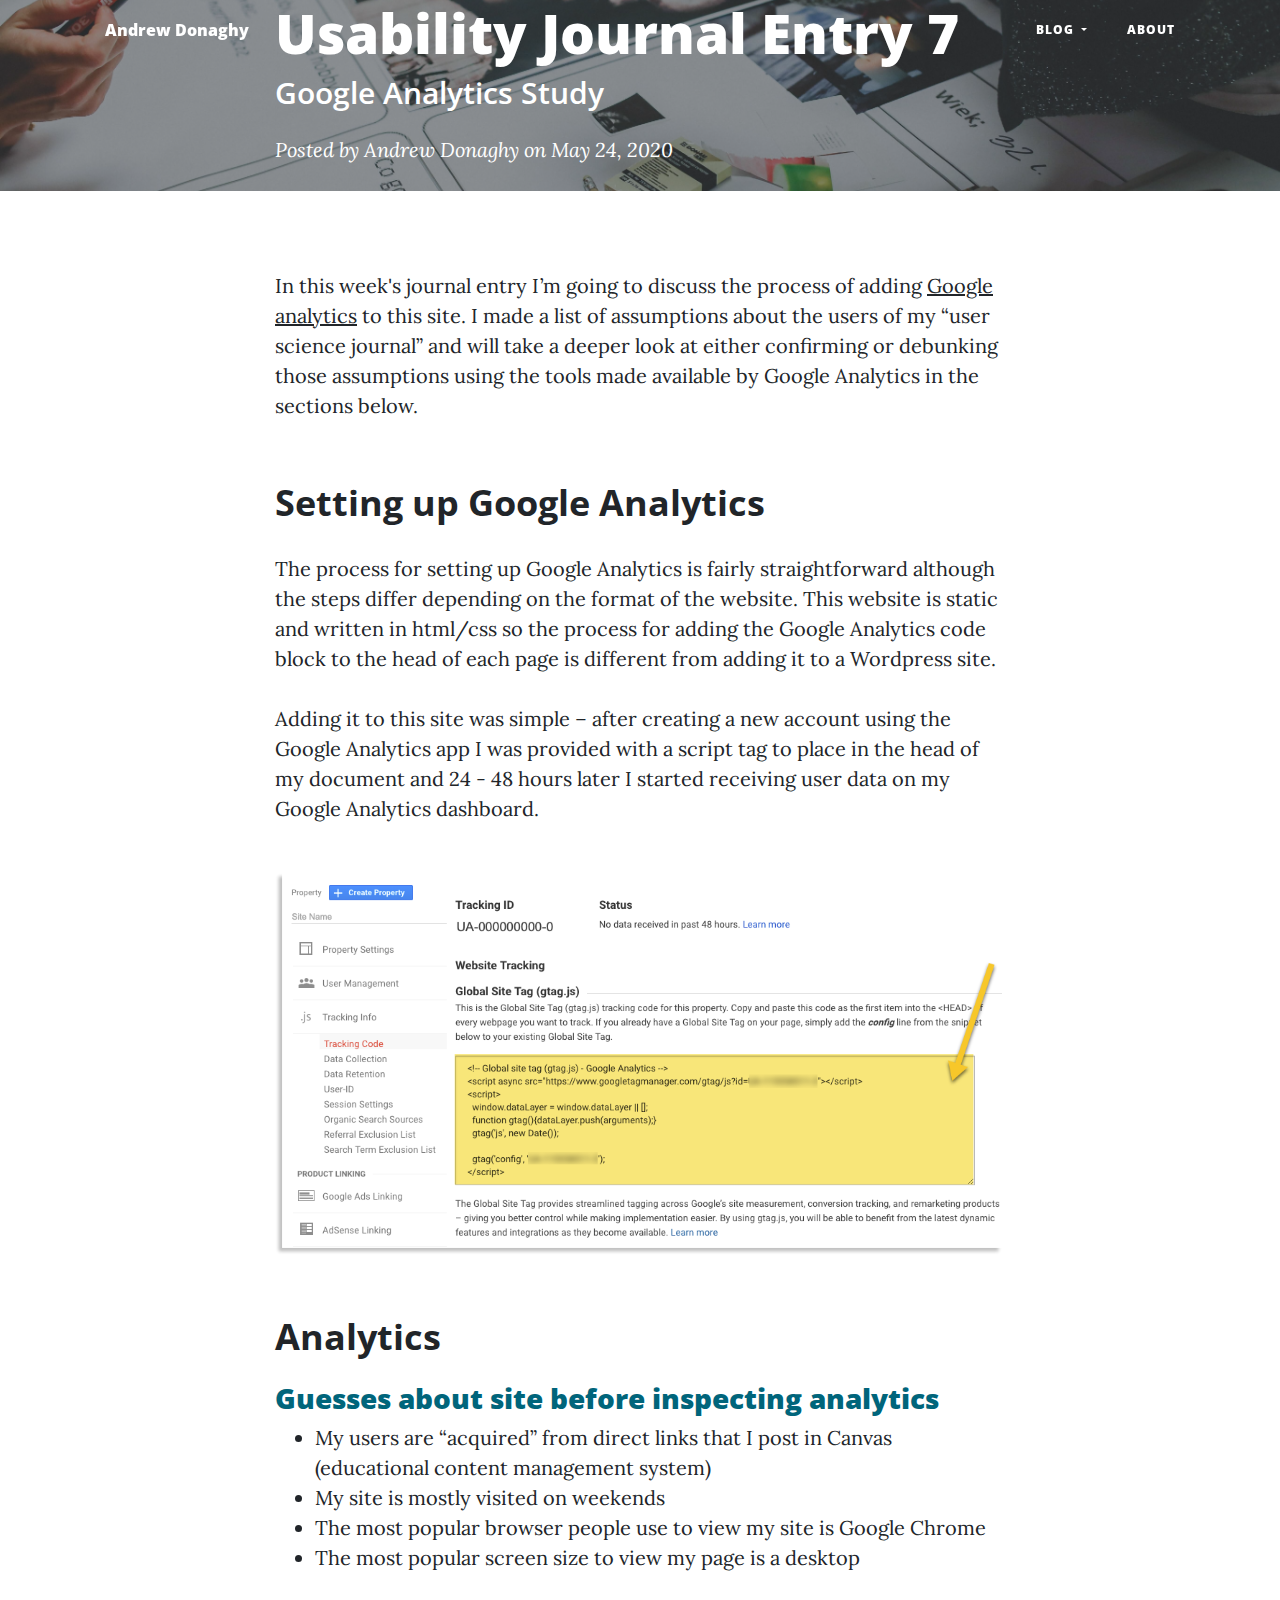
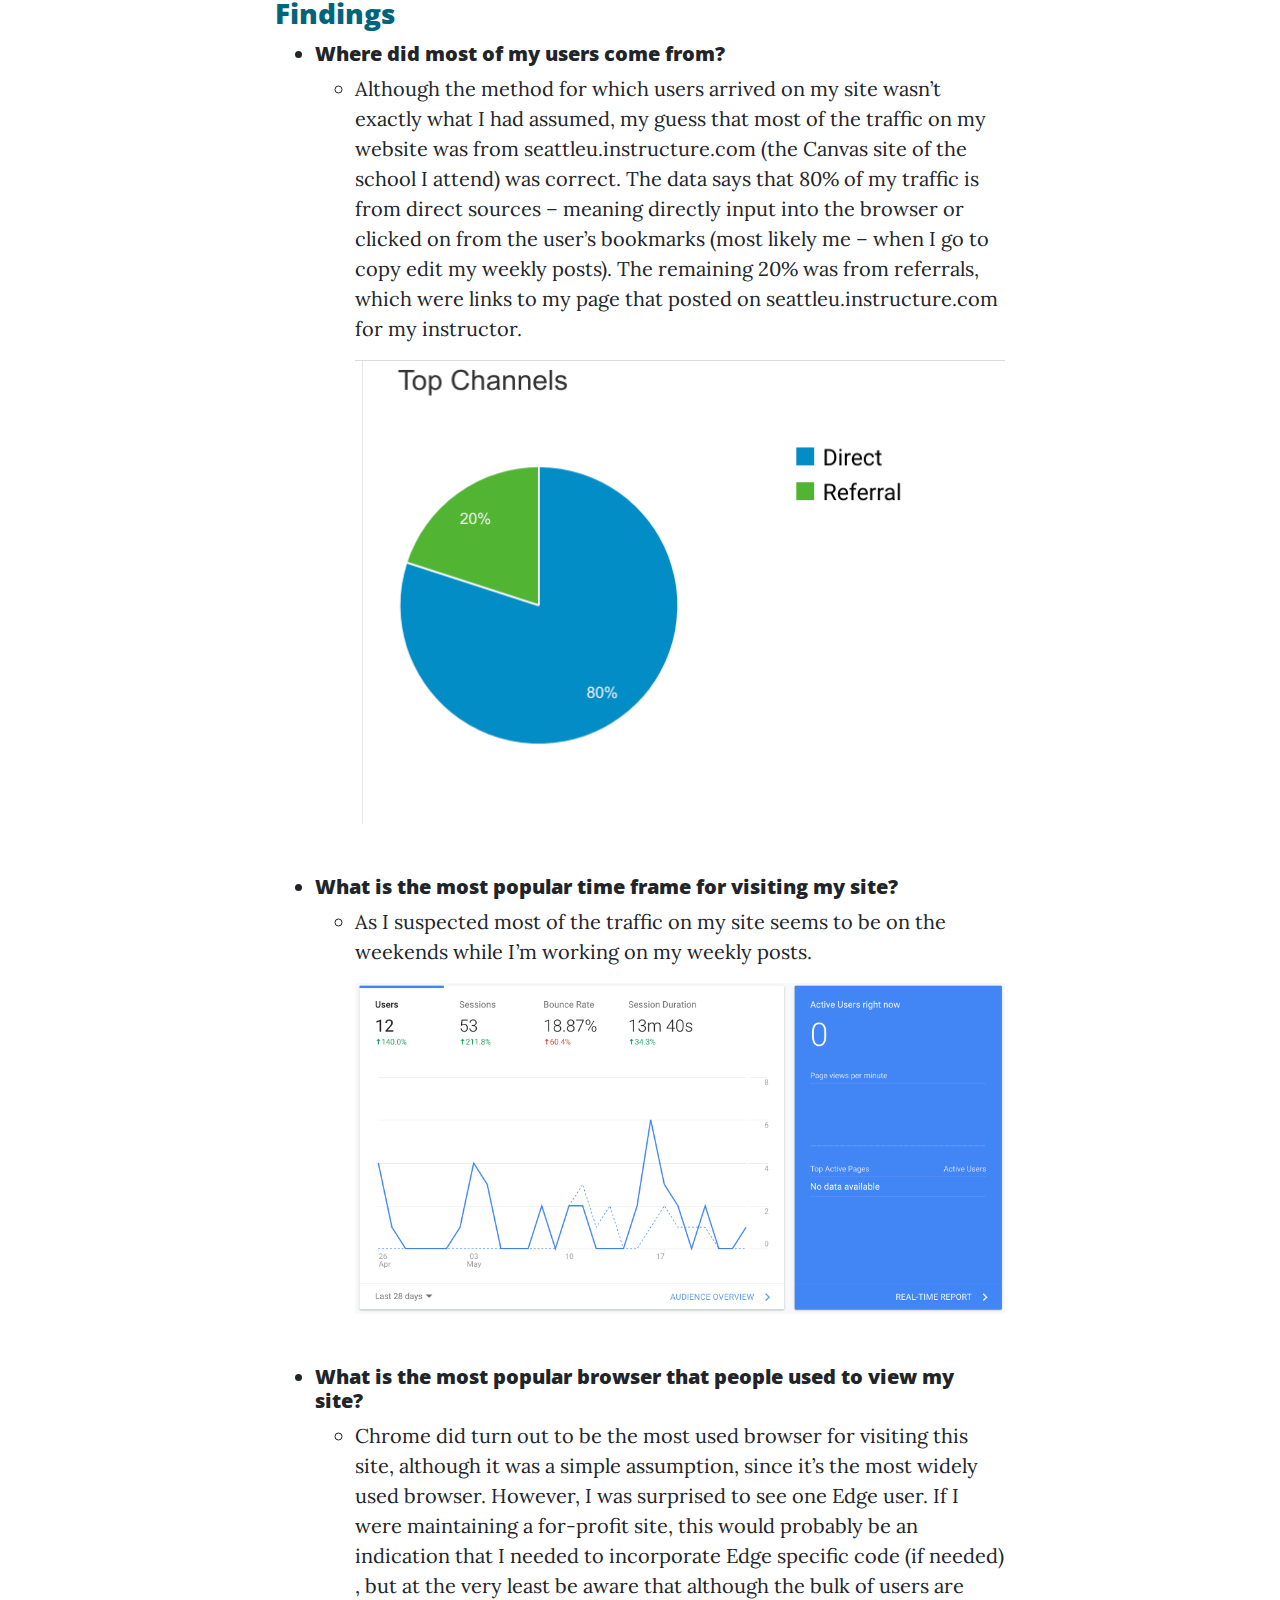
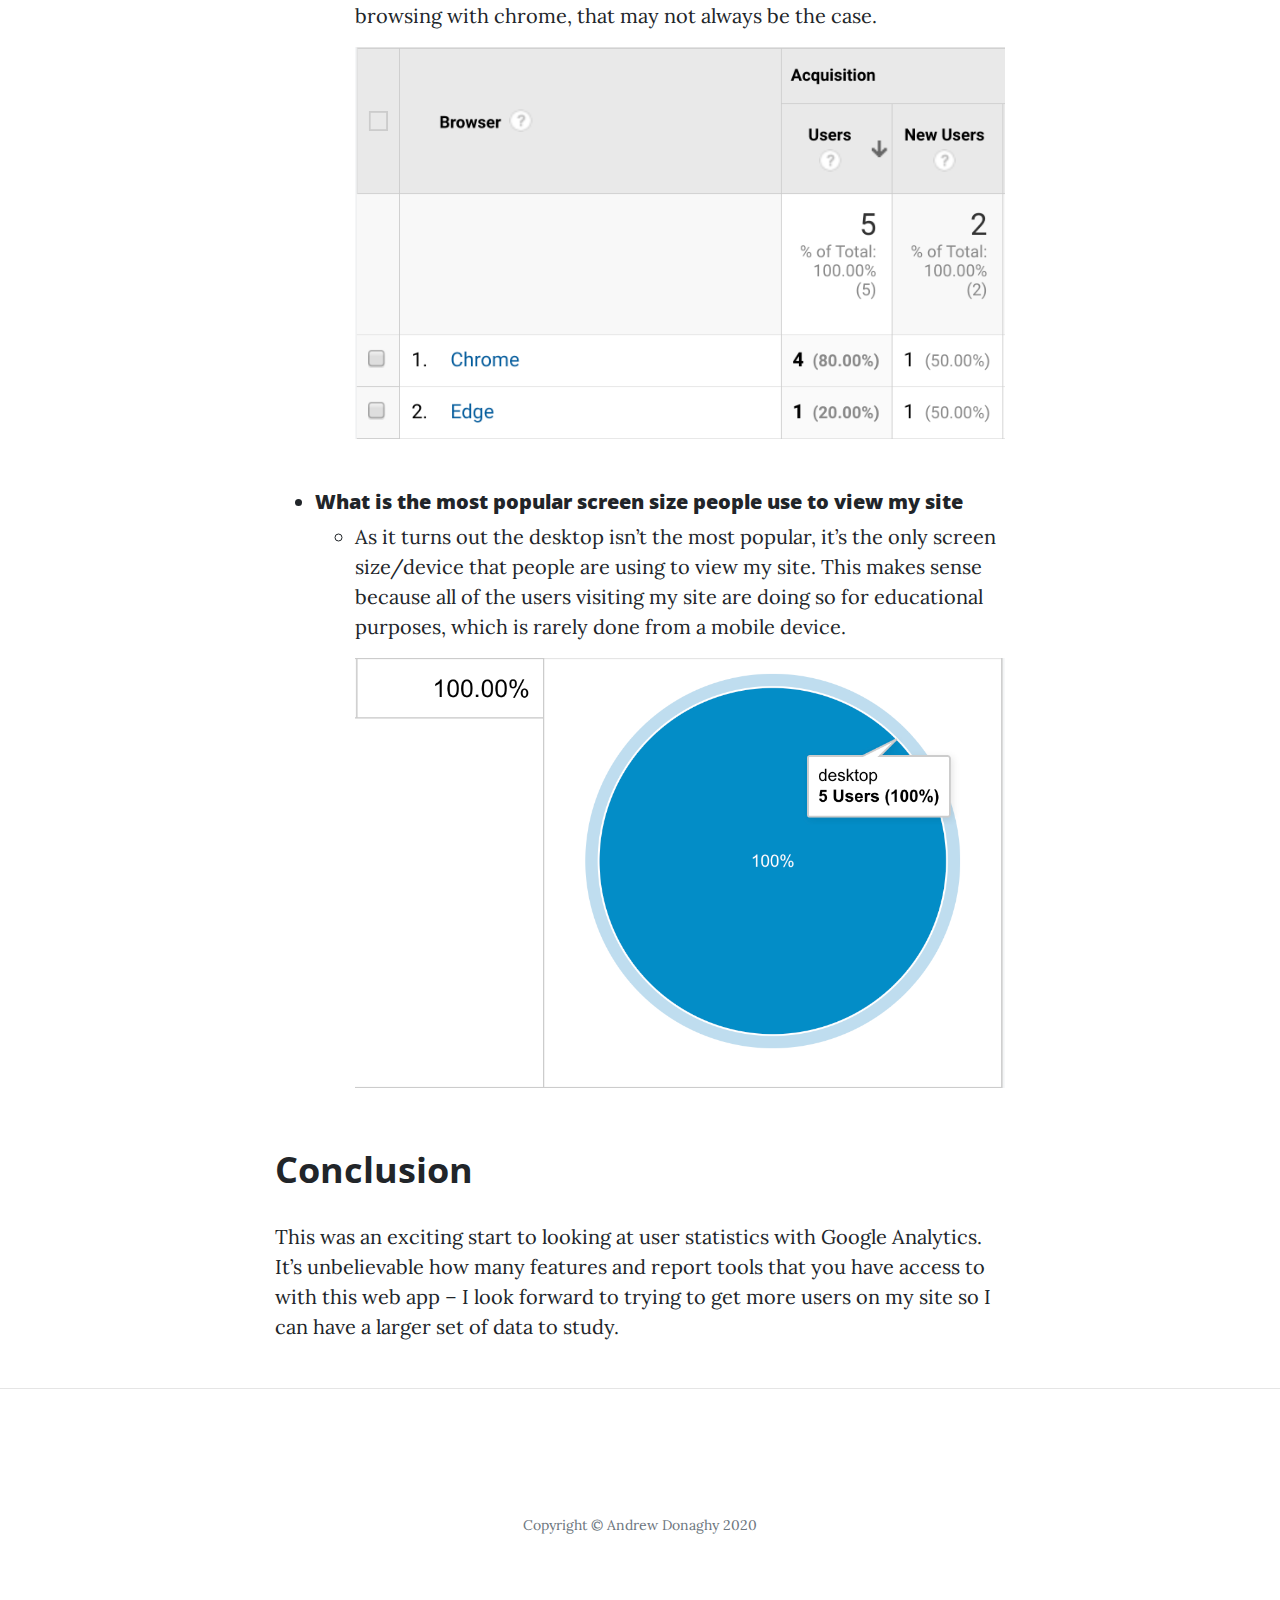
<file: post7.html>
<!DOCTYPE html>
<html lang="en">

<head>
  <!-- Global site tag (gtag.js) - Google Analytics -->
  <script async src="https://www.googletagmanager.com/gtag/js?id=UA-163426474-1"></script>
  <script>
    window.dataLayer = window.dataLayer || [];

    function gtag() {
      dataLayer.push(arguments);
    }
    gtag('js', new Date());

    gtag('config', 'UA-163426474-1');
  </script>
  <meta charset="utf-8">
  <meta name="viewport" content="width=device-width, initial-scale=1, shrink-to-fit=no">
  <meta name="description" content="Andrew Donaghy's User Science Journal">
  <meta name="author" content="Andrew Donaghy">

  <title>User Science Journal</title>

  <!-- Bootstrap core CSS -->
  <link href="https://stackpath.bootstrapcdn.com/bootstrap/4.3.1/css/bootstrap.min.css " rel="stylesheet">

  <!-- Custom fonts for this template -->
  <link rel="stylesheet" href="https://use.fontawesome.com/releases/v5.7.2/css/all.css"
    integrity="sha384-fnmOCqbTlWIlj8LyTjo7mOUStjsKC4pOpQbqyi7RrhN7udi9RwhKkMHpvLbHG9Sr" crossorigin="anonymous">
  <link href='https://fonts.googleapis.com/css?family=Lora:400,700,400italic,700italic' rel='stylesheet'
    type='text/css'>
  <link
    href='https://fonts.googleapis.com/css?family=Open+Sans:300italic,400italic,600italic,700italic,800italic,400,300,600,700,800'
    rel='stylesheet' type='text/css'>
  <link href="css/clean-blog.min.css" rel="stylesheet">
  <link rel="stylesheet" href="css/prism.css" />
</head>

<body>

  <!-- Navigation -->
  <nav class="navbar navbar-expand-lg navbar-light fixed-top" id="mainNav">
    <div class="container">
      <a class="navbar-brand" href="index.html">Andrew Donaghy</a>
      <button class="navbar-toggler navbar-toggler-right" type="button" data-toggle="collapse"
        data-target="#navbarResponsive" aria-controls="navbarResponsive" aria-expanded="false"
        aria-label="Toggle navigation">
        Menu
        <i class="fas fa-bars"></i>
      </button>
      <div class="collapse navbar-collapse" id="navbarResponsive">
        <ul class="navbar-nav ml-auto">
          <li class="nav-item dropdown">
            <a class="nav-link dropdown-toggle" href="#" id="navbarDropdownBlog" data-toggle="dropdown"
              aria-haspopup="true" aria-expanded="false">
              Blog
            </a>
            <div class="dropdown-menu dropdown-menu-right" aria-labelledby="navbarDropdownBlog">
              <a class="dropdown-item" href="post1.html">Post 1</a>
              <a class="dropdown-item" href="post2.html">Post 2</a>
              <a class="dropdown-item" href="post3.html">Post 3</a>
              <a class="dropdown-item" href="post4.html">Post 4</a>
              <a class="dropdown-item" href="post5.html">Post 5</a>
              <a class="dropdown-item" href="post6.html">Post 6</a>
              <a class="dropdown-item" href="post7.html">Post 7</a>
              <a class="dropdown-item" href="post8.html">Post 8</a>
              <a class="dropdown-item" href="post9.html">Post 9</a>
              <a class="dropdown-item" href="post10.html">Post 10</a>

            </div>
          </li>
          <li class="nav-item">
            <a class="nav-link" href="about.html">About</a>
          </li>
        </ul>
      </div>
    </div>
  </nav>


  <!-- Page Header -->
  <header class="masthead" style="background-image: url('img/brainstorming.jpg')">
    <div class="overlay"></div>
    <div class="container">
      <div class="row">
        <div class="col-lg-8 col-md-10 mx-auto">
          <div class="post-heading">
            <h1>Usability Journal Entry 7</h1>
            <h2 class="subheading">Google Analytics Study
            </h2>
            <span class="meta">Posted by
              <a href="#">Andrew Donaghy</a>
              on May 24, 2020</span>
          </div>
        </div>
      </div>
    </div>
  </header>

  <!-- Post Content -->
 
    <main id="main" class="container">
      <article class="row">
        <div class="col-lg-8 col-md-10 mx-auto">
       
            <p>
              In this week's journal entry I’m going to discuss the process of adding <a href="https://analytics.google.com">Google analytics</a> to this site. I made a list of assumptions about the users of my “user science journal” and will take a deeper look at either confirming or debunking those assumptions using the tools made available by Google Analytics in the sections below.
            </p>

            <section>
              <h2 class="section-heading">Setting up Google Analytics</h2>
              <p>
                The process for setting up Google Analytics is fairly straightforward although the steps differ depending on the format of the website. This website is static and written in html/css so the process for adding the Google Analytics code block to the head of each page is different from adding it to a Wordpress site. 
               </p>
               <p>
                Adding it to this site was simple  – after creating a new account using the Google Analytics app I was provided with a script tag to place in the head of my document and 24 - 48 hours later I started receiving user data on my Google Analytics dashboard.
                </p>
                <img class="img-fluid mt-3" src="img/ga_1.png" alt="screenshot of google anylitics generated head-tag code block">
              </section>

              <section>
                <h2 class="section-heading">Analytics</h2>
                <h3 class="mt-4">Guesses about site before inspecting analytics</h3>

                <ul>
                  <li>My users are “acquired” from direct links that I post in Canvas (educational content management system)</li>
                  <li>My site is mostly visited on weekends</li>
                  <li>The most popular browser people use to view my site is Google Chrome</li>
                  <li>The most popular screen size to view my page is a desktop</li>
                </ul>


                <h3 class="mt-4">Findings</h3>
                  <ul>
                    <li><h5>Where did most of my users come from?</h5>
                    <ul><li>
                      Although the method for which users arrived on my site wasn’t exactly what I had assumed, my guess that most of the traffic on my website was from seattleu.instructure.com (the Canvas site of the school I attend)  was correct. The data says that 80% of my traffic is from direct sources  – meaning directly input into the browser or clicked on from the user’s bookmarks (most likely me – when I go to copy edit my weekly posts). The remaining 20% was from referrals, which were links to my page that posted on seattleu.instructure.com for my instructor.
                      <img class="img-fluid mt-3" src="img/ga_2.png" alt="screenshot of google anylitics 'top channels' pie chart">
                    </li></ul>
                    </li>
                    <li><h5 class="mt-5">What is the most popular time frame for visiting my site?</h5>
                      <ul><li>
                        As I suspected most of the traffic on my site seems to be on the weekends while I’m working on my weekly posts. 
                        <img class="img-fluid mt-3" src="img/ga_5.png" alt="screenshot of google anylitics weekly timeline of users">
                      </li></ul>
                    </li>
                    <li><h5 class="mt-5">What is the most popular browser that people used to view my site? </h5>

                      <ul><li>
                        Chrome did turn out to be the most used browser for visiting this site, although it was a simple assumption, since it’s the most widely used browser. However, I was surprised to see one Edge user. If I were maintaining a for-profit site, this would probably be an indication that I needed to incorporate Edge specific code (if needed) , but at the very least be aware that although the bulk of users are browsing with chrome, that may not always be the case.
                        <img class="img-fluid mt-3" src="img/ga_4.png" alt="screenshot of google anylitics browser statistics">
                      </li></ul>

                    </li>
                    <li><h5 class="mt-5">What is the most popular screen size people use to view my site</h5>
                    
                      <ul><li>
                        As it turns out the desktop isn’t the most popular, it’s the only screen size/device that people are using to view my site. This makes sense because all of the users visiting my site are doing so for educational purposes, which is rarely done from a mobile device. 
                        <img class="img-fluid mt-3" src="img/ga_3.png" alt="screenshot of google anylitics devices pie chart">
                      </li></ul>
                    </li>
                  </ul>

              </section>
              <section>
               <h2 class="section-heading">Conclusion</h2>
                <p>
                  This was an exciting start to looking at user statistics with Google Analytics. It’s unbelievable how many features and report tools that you have access to with this web app – I look forward to trying to get more users on my site so I can have a larger set of data to study. 
                </p>
          

              </section>

      </div>
    </article>
  </main>

  <hr>

  <!-- Footer -->
  <footer>
    <div class="container">
      <div class="row">
        <div class="col-lg-8 col-md-10 mx-auto">
          <ul class="list-inline text-center">
            <li class="list-inline-item">
              <a href="https://github.com/apdonaghy">
                <span class="fa-stack fa-lg">
                  <i class="fas fa-circle fa-stack-2x"></i>
                  <i class="fab fa-github fa-stack-1x fa-inverse"></i>
                </span>
              </a>
            </li>
          </ul>
          <p class="copyright text-muted">Copyright &copy; Andrew Donaghy 2020</p>
        </div>
      </div>
    </div>
  </footer>

  <!-- Bootstrap core JavaScript -->
  <script src="https://code.jquery.com/jquery-3.3.1.slim.min.js"
    integrity="sha384-q8i/X+965DzO0rT7abK41JStQIAqVgRVzpbzo5smXKp4YfRvH+8abtTE1Pi6jizo" crossorigin="anonymous">
  </script>
  <script src="https://cdnjs.cloudflare.com/ajax/libs/popper.js/1.14.7/umd/popper.min.js"
    integrity="sha384-UO2eT0CpHqdSJQ6hJty5KVphtPhzWj9WO1clHTMGa3JDZwrnQq4sF86dIHNDz0W1" crossorigin="anonymous">
  </script>
  <script src="https://stackpath.bootstrapcdn.com/bootstrap/4.3.1/js/bootstrap.min.js"
    integrity="sha384-JjSmVgyd0p3pXB1rRibZUAYoIIy6OrQ6VrjIEaFf/nJGzIxFDsf4x0xIM+B07jRM" crossorigin="anonymous">
  </script>


  <!-- Custom scripts for this template -->
  <script src="js/clean-blog.min.js"></script>
  <script src="js/prism.js"></script>

</body>

</html>
</file>
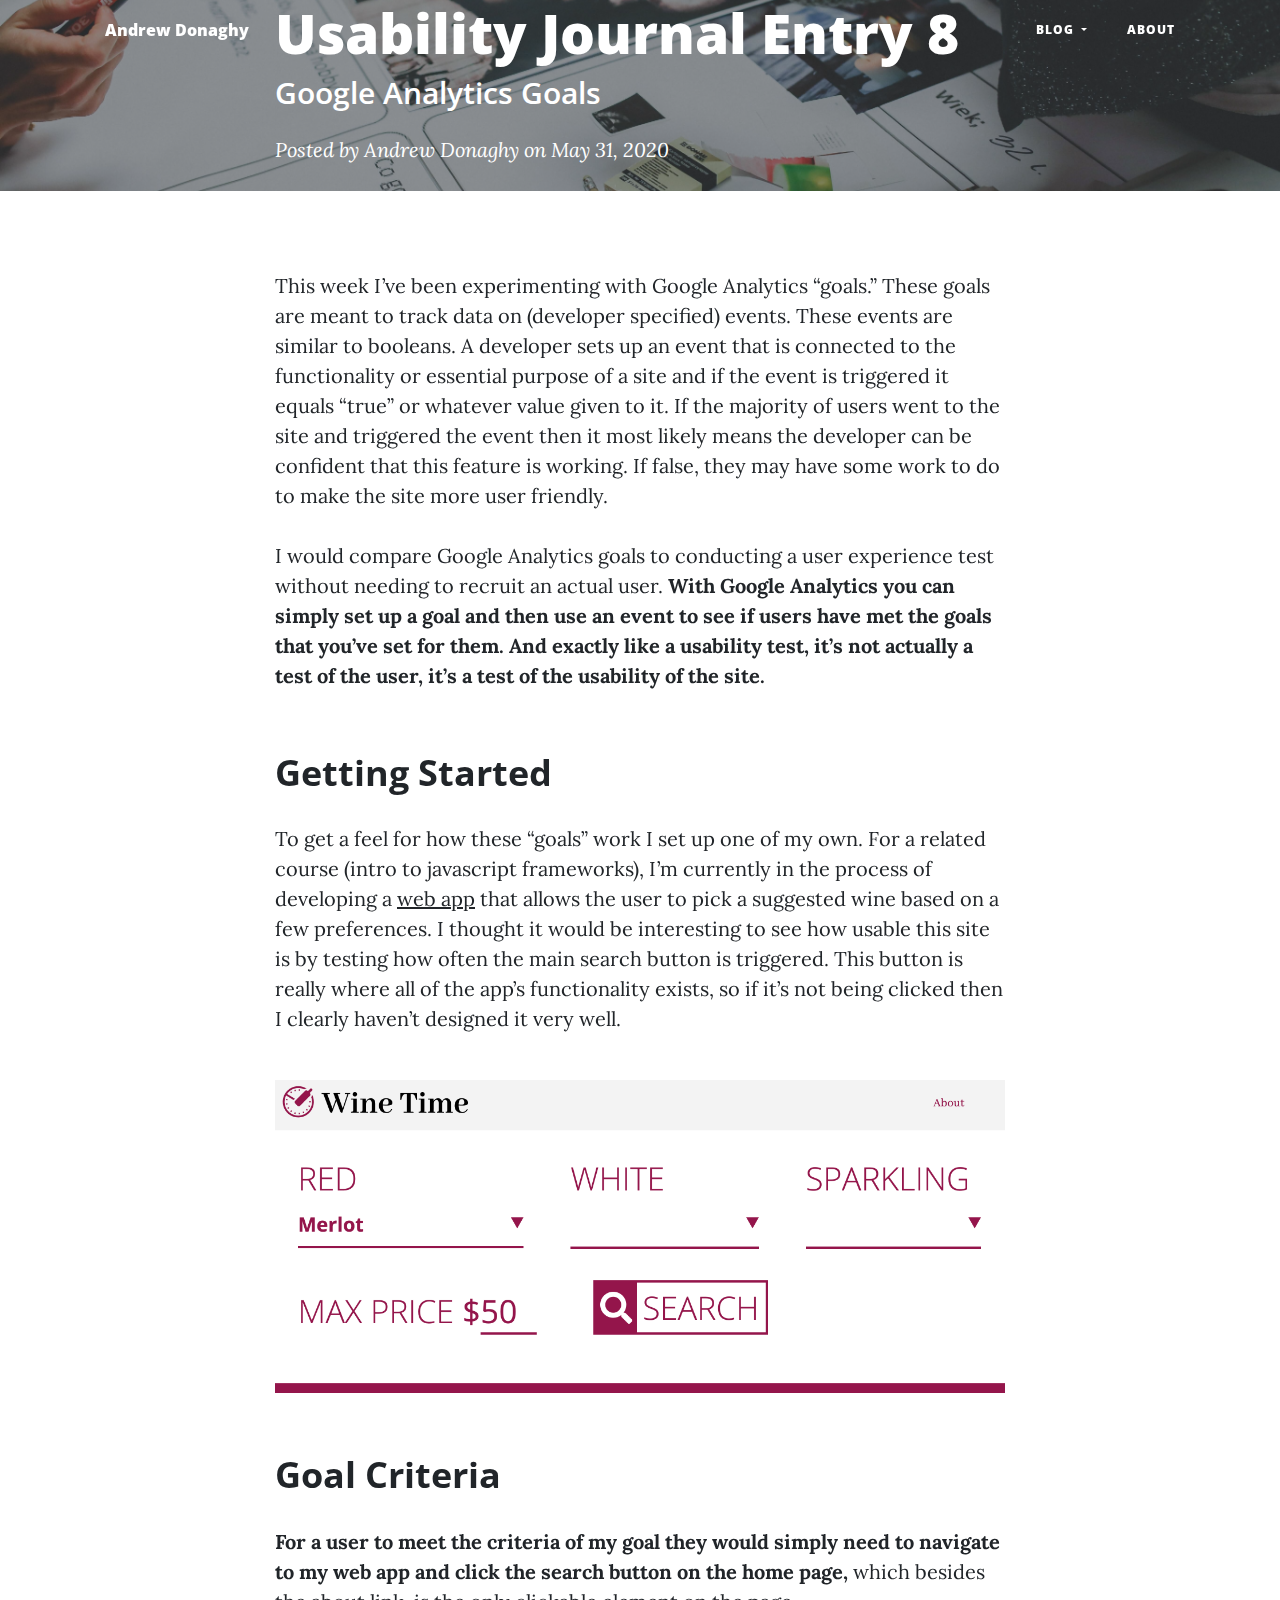
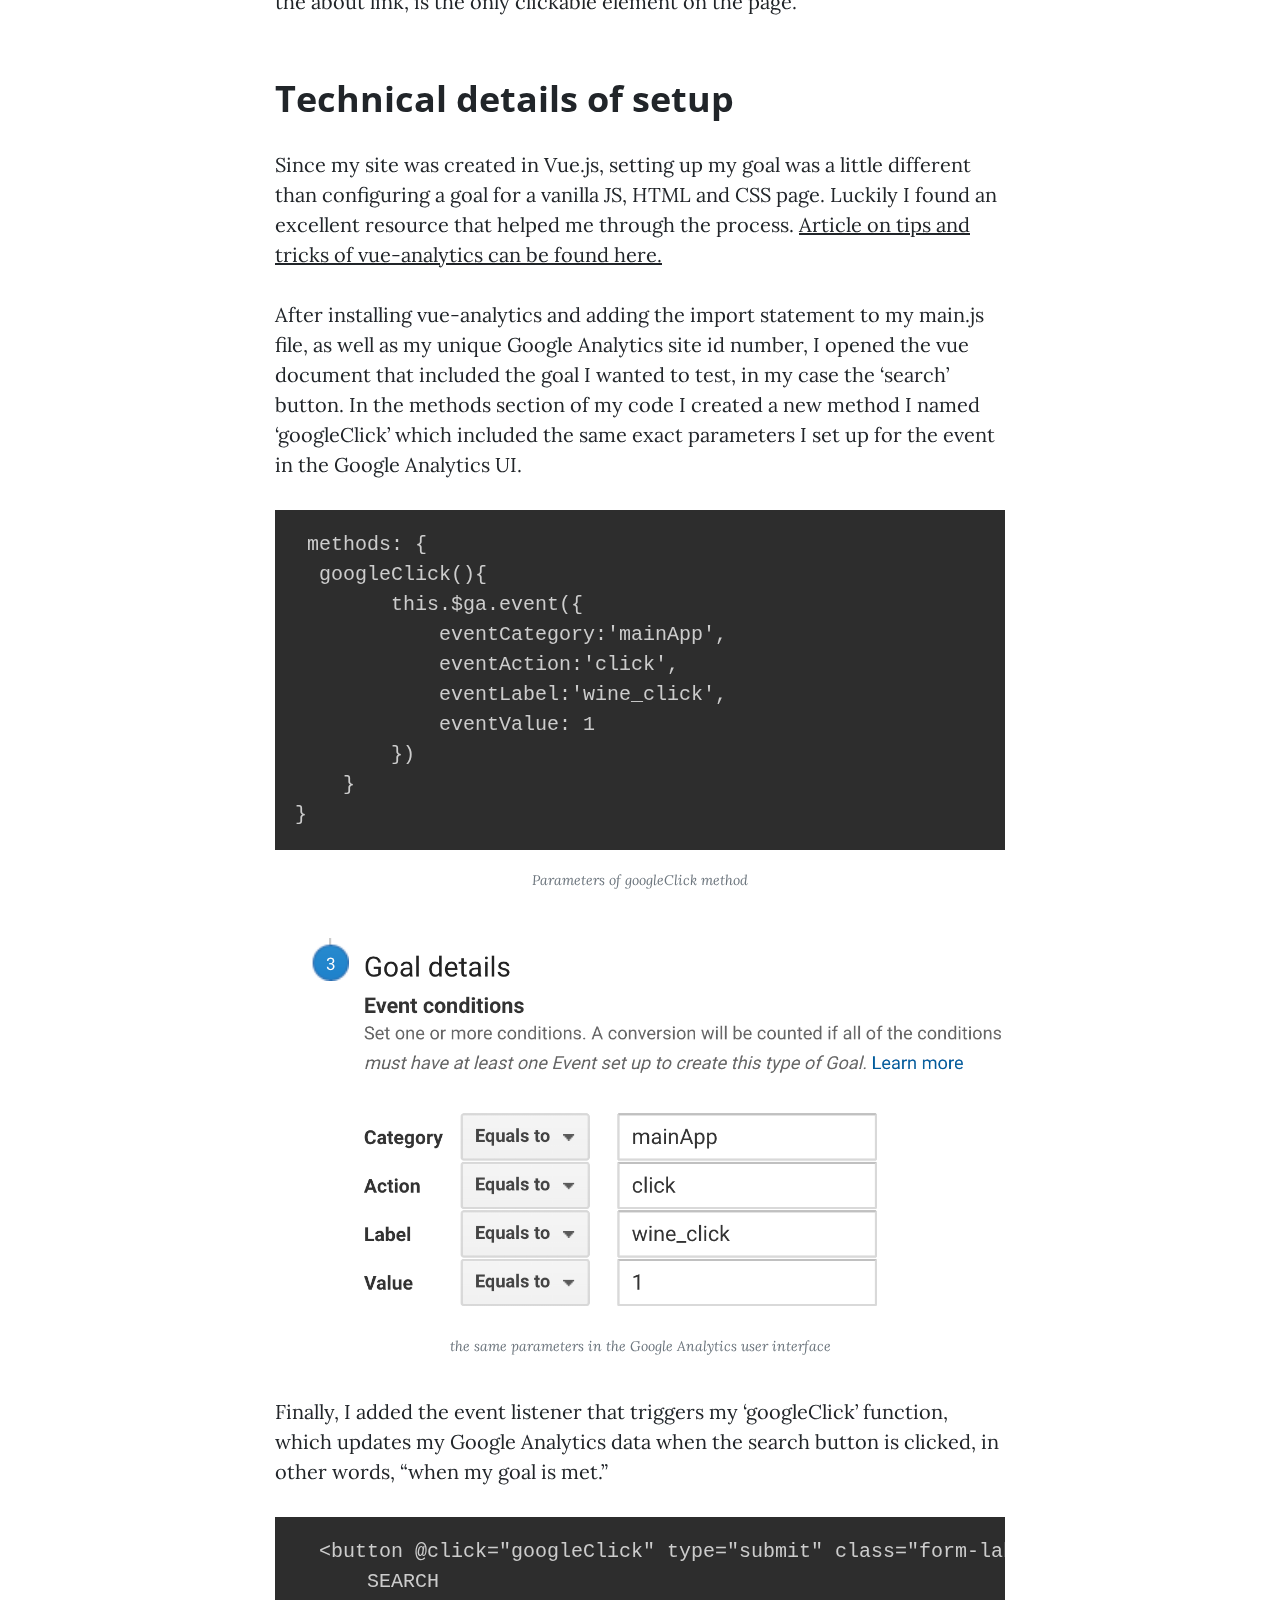
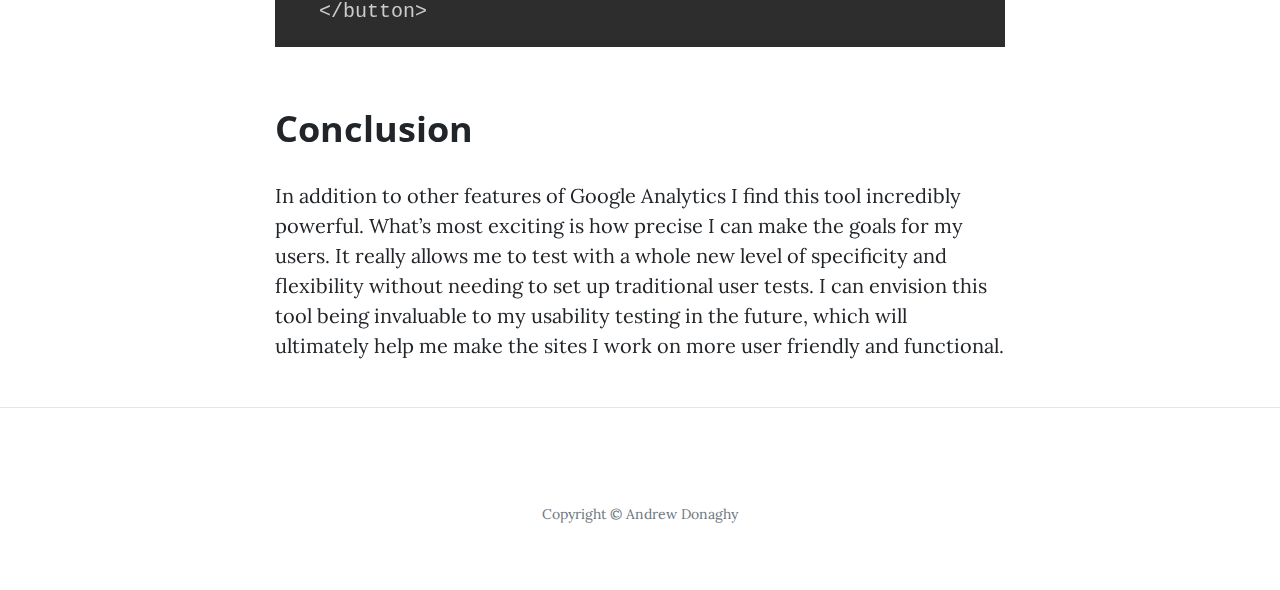
<file: post8.html>
<!DOCTYPE html>
<html lang="en">

<head>
  <!-- Global site tag (gtag.js) - Google Analytics -->
  <script async src="https://www.googletagmanager.com/gtag/js?id=UA-163426474-1"></script>
  <script>
    window.dataLayer = window.dataLayer || [];

    function gtag() {
      dataLayer.push(arguments);
    }
    gtag('js', new Date());

    gtag('config', 'UA-163426474-1');
  </script>
    <meta charset="utf-8">
    <meta name="viewport" content="width=device-width, initial-scale=1, shrink-to-fit=no">
    <meta name="description" content="Andrew Donaghy's User Science Journal">
    <meta name="author" content="Andrew Donaghy">

  <title>User Science Journal</title>

  <!-- Bootstrap core CSS -->
  <link href="https://stackpath.bootstrapcdn.com/bootstrap/4.3.1/css/bootstrap.min.css " rel="stylesheet">

  <!-- Custom fonts for this template -->
  <link rel="stylesheet" href="https://use.fontawesome.com/releases/v5.7.2/css/all.css"
    integrity="sha384-fnmOCqbTlWIlj8LyTjo7mOUStjsKC4pOpQbqyi7RrhN7udi9RwhKkMHpvLbHG9Sr" crossorigin="anonymous">
  <link href='https://fonts.googleapis.com/css?family=Lora:400,700,400italic,700italic' rel='stylesheet'
    type='text/css'>
  <link
    href='https://fonts.googleapis.com/css?family=Open+Sans:300italic,400italic,600italic,700italic,800italic,400,300,600,700,800'
    rel='stylesheet' type='text/css'>
  <link href="css/clean-blog.min.css" rel="stylesheet">
  <link rel="stylesheet" href="css/prism.css" />
</head>

<body>
  <a class="skip-to-content-link" href="#main">
    Skip to main content
  </a>
  <!-- Navigation -->
  <nav class="navbar navbar-expand-lg navbar-light fixed-top" id="mainNav">
    <div class="container zIndex">
      <a class="navbar-brand" href="index.html">Andrew Donaghy</a>
      <button class="navbar-toggler navbar-toggler-right" type="button" data-toggle="collapse"
        data-target="#navbarResponsive" aria-controls="navbarResponsive" aria-expanded="false"
        aria-label="Toggle navigation">
        Menu
        <i class="fas fa-bars"></i>
      </button>
      <div class="collapse navbar-collapse" id="navbarResponsive">
        <ul class="navbar-nav ml-auto">
          <li class="nav-item dropdown">
            <a class="nav-link dropdown-toggle" href="#" id="navbarDropdownBlog" data-toggle="dropdown"
              aria-haspopup="true" aria-expanded="false">
              Blog
            </a>
            <div class="dropdown-menu dropdown-menu-right" aria-labelledby="navbarDropdownBlog">
              <a class="dropdown-item" href="post1.html">Post 1</a>
              <a class="dropdown-item" href="post2.html">Post 2</a>
              <a class="dropdown-item" href="post3.html">Post 3</a>
              <a class="dropdown-item" href="post4.html">Post 4</a>
              <a class="dropdown-item" href="post5.html">Post 5</a>
              <a class="dropdown-item" href="post6.html">Post 6</a>
              <a class="dropdown-item" href="post7.html">Post 7</a>
              <a class="dropdown-item" href="post8.html">Post 8</a>
              <a class="dropdown-item" href="post9.html">Post 9</a>
              <a class="dropdown-item" href="post10.html">Post 10</a>

            </div>
          </li>
          <li class="nav-item">
            <a class="nav-link" href="about.html">About</a>
          </li>
        </ul>
      </div>
    </div>
  </nav>


  <!-- Page Header -->
  <header class="masthead" style="background-image: url('img/brainstorming.jpg')">
    <div class="overlay"></div>
    <div class="container">
      <div class="row">
        <div class="col-lg-8 col-md-10 mx-auto">
          <div class="post-heading">
            <h1>Usability Journal Entry 8</h1>
            <h2 class="subheading">Google Analytics Goals
            </h2>
            <span class="meta">Posted by
              <a href="#">Andrew Donaghy</a>
              on May 31, 2020</span>
          </div>
        </div>
      </div>
    </div>
  </header>

  <!-- Post Content -->
  <main id="main" class="container">

    <article class="row">
      <div class="col-lg-8 col-md-10 mx-auto">
        <section>
          <p>This week I’ve been experimenting with Google Analytics “goals.” These goals are
            meant to track data on (developer specified) events. These events are similar to booleans. A developer sets
            up an event that is connected to the functionality or essential purpose of a site and if the event is triggered
            it equals “true” or whatever value given to it. If the majority of users went to the site and triggered the
            event then it most likely means the developer can be confident that this feature is working. If false, they
            may have some work to do to make the site more user friendly.</p>

          <p>I would compare Google Analytics goals to conducting a user experience test without needing to recruit an
            actual user. <strong>With Google Analytics you can simply set up a goal and then use an event to see if
              users have met the goals that you’ve set for them. And exactly like a usability test, it’s not actually a
              test of the user, it’s a test of the usability of the site.</strong></p>
        </section>

        <section>
          <h2 class="section-heading">Getting Started</h2>

          <p>To get a feel for how these “goals” work I set up one of my own. For a related course (intro to javascript
            frameworks), I’m currently in the process of developing a <a
              href="https://www.drewdonaghy.dev/wine-time/">web app</a> that allows the user to pick a suggested wine
            based on a few preferences. I thought it would be interesting to see how usable this site is by testing how
            often the main search button is triggered. This button is really where all of the app’s functionality
            exists, so if it’s not being clicked then I clearly haven’t designed it very well.</p>

          <img class="img-fluid mt-3" src="img/search_btn.png" alt="screenshot of the homepage of the web app I built">

          <h2 class="section-heading">Goal Criteria</h2>

          <p><strong>For a user to meet the criteria of my goal they would simply need to navigate to my web app and
              click the search button on the home page,</strong> which besides the about link, is the only clickable
            element on the page.</p>

          <h2 class="section-heading">Technical details of setup</h2>

          <p>Since my site was created in Vue.js, setting up my goal was a little different than configuring a goal for
            a vanilla JS, HTML and CSS page. Luckily I found an excellent resource that helped me through the process.
            <a href="https://medium.com/dailyjs/tips-tricks-for-vue-analytics-87a9d2838915">Article on tips and tricks
              of vue-analytics can be found here.</a></p>

          <p>
            After installing vue-analytics and adding the import statement to my main.js file, as well as my unique
            Google Analytics site id number, I opened the vue document that included the goal I wanted to test, in my
            case the ‘search’ button. In the methods section of my code I created a new method I named ‘googleClick’
            which included the same exact parameters I set up for the event in the Google Analytics UI.
          </p>

          <pre><code class="language-js"> methods: {
  googleClick(){
        this.$ga.event({
            eventCategory:'mainApp',
            eventAction:'click',
            eventLabel:'wine_click',
            eventValue: 1
        })
    }
}
</code></pre>
          <figcaption class="caption text-muted">Parameters of googleClick method</figcaption>

          <img class="img-fluid mt-3" src="img/ga_p.png" alt="screenshot of the homepage of the web app I built">
          <figcaption class="caption text-muted">the same parameters in the Google Analytics user interface</figcaption>

          <p>Finally, I added the event listener that triggers my ‘googleClick’ function, which updates my Google
            Analytics data when the search button is clicked, in other words, “when my goal is met.”</p>

          <pre><code class="lang-html"></code>  &ltbutton @click="googleClick" type="submit" class="form-labels"&gt
      SEARCH
  &lt/button&gt
</pre>
        </section>

        <h2 class="section-heading">Conclusion</h2>
        <p>
          In addition to other features of Google Analytics I find this tool incredibly powerful. What’s most exciting
          is how precise I can make the goals for my users. It really allows me to test with a whole new level of
          specificity and flexibility without needing to set up traditional user tests. I can envision this tool being
          invaluable to my usability testing in the future, which will ultimately help me make the sites I work on more 
          user friendly and functional.
        </p>

      </div>
    </article>



  </main>
  <hr>

  <!-- Footer -->
  <footer>
    <div class="container">
      <div class="row">
        <div class="col-lg-8 col-md-10 mx-auto">
          <a aria-label="Git-hub" href="https://github.com/apdonaghy">
            <span class="fa-stack fa-lg centered">
              <i class="fas fa-circle fa-stack-2x"></i>
              <i class="fab fa-github fa-stack-1x fa-inverse"></i>
            </span>
          </a>
          <p class="copyright text-muted">Copyright &copy; Andrew Donaghy</p>
        </div>
      </div>
    </div>
  </footer>

  <!-- Bootstrap core JavaScript -->
  <script src="https://code.jquery.com/jquery-3.3.1.slim.min.js"
    integrity="sha384-q8i/X+965DzO0rT7abK41JStQIAqVgRVzpbzo5smXKp4YfRvH+8abtTE1Pi6jizo" crossorigin="anonymous">
  </script>
  <script src="https://cdnjs.cloudflare.com/ajax/libs/popper.js/1.14.7/umd/popper.min.js"
    integrity="sha384-UO2eT0CpHqdSJQ6hJty5KVphtPhzWj9WO1clHTMGa3JDZwrnQq4sF86dIHNDz0W1" crossorigin="anonymous">
  </script>
  <script src="https://stackpath.bootstrapcdn.com/bootstrap/4.3.1/js/bootstrap.min.js"
    integrity="sha384-JjSmVgyd0p3pXB1rRibZUAYoIIy6OrQ6VrjIEaFf/nJGzIxFDsf4x0xIM+B07jRM" crossorigin="anonymous">
  </script>


  <!-- Custom scripts for this template -->
  <script src="js/clean-blog.min.js"></script>
  <script src="js/prism.js"></script>
</body>

</html>
</file>
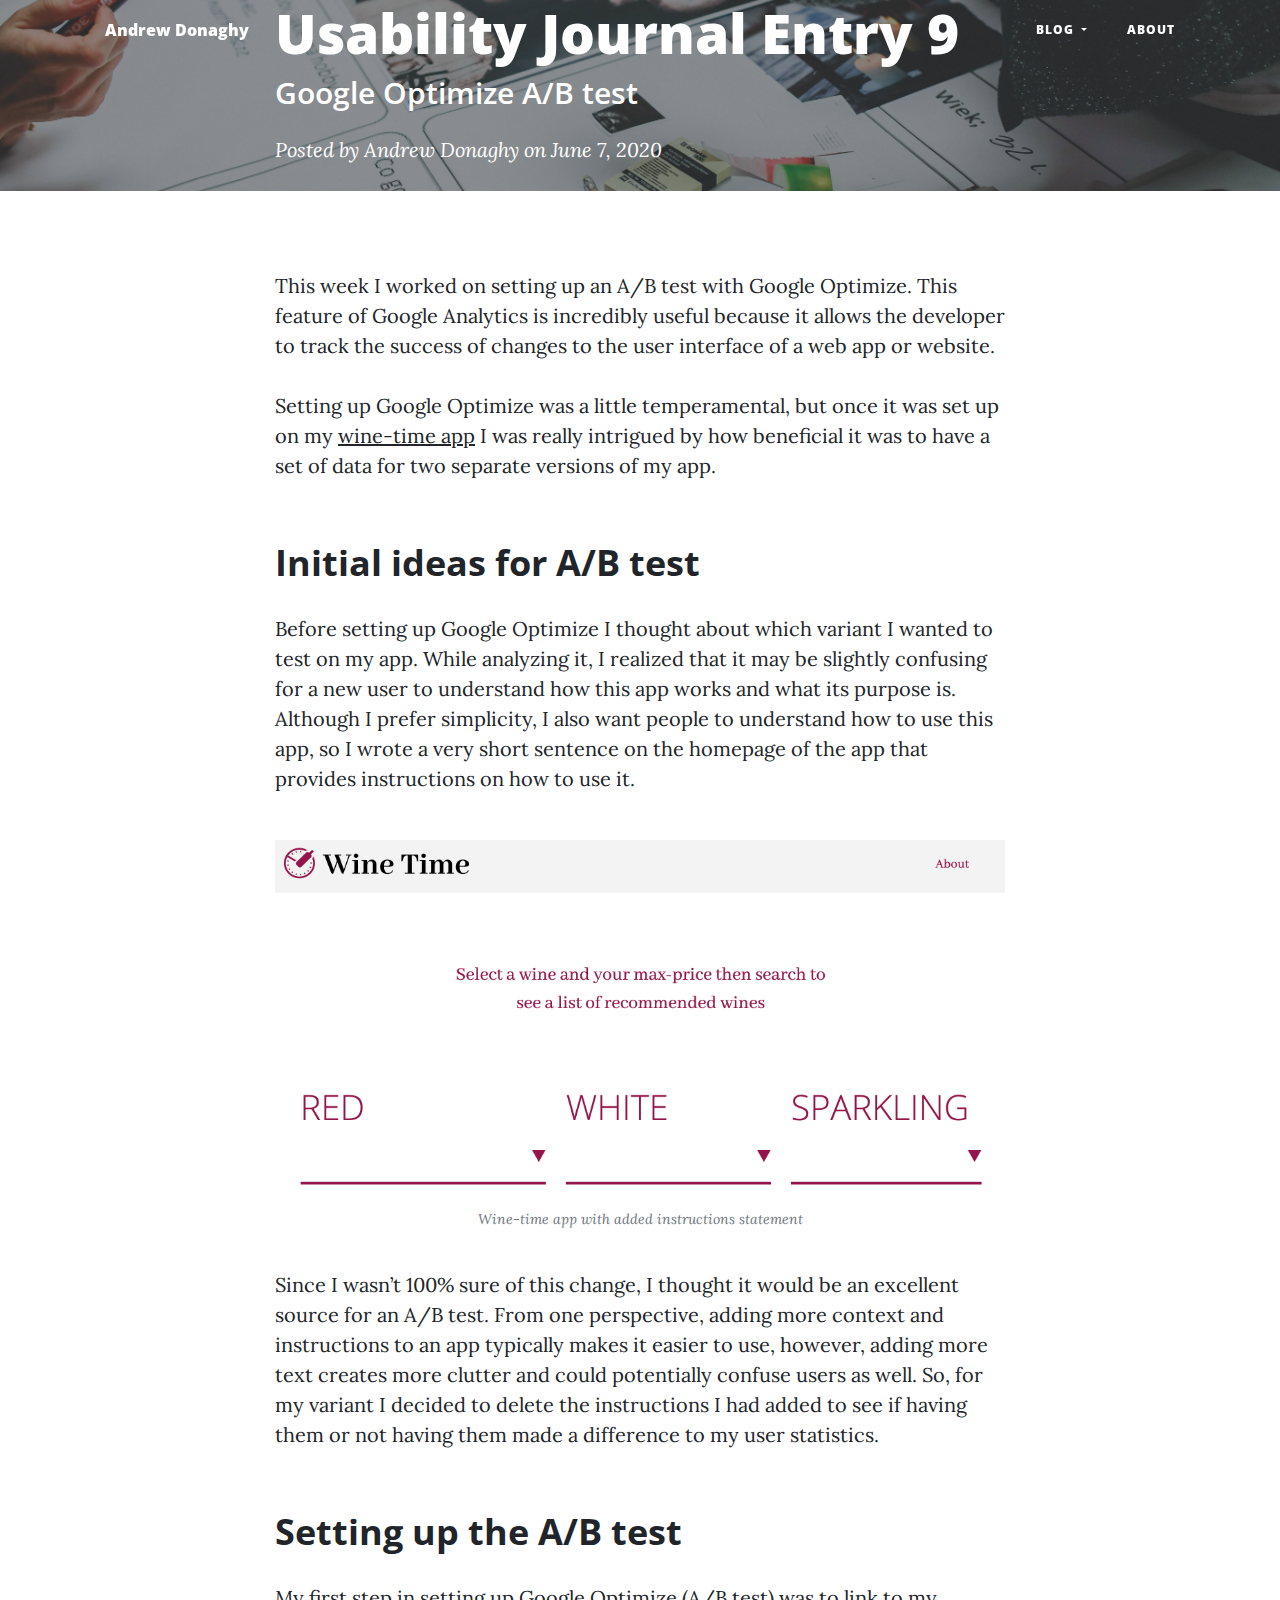
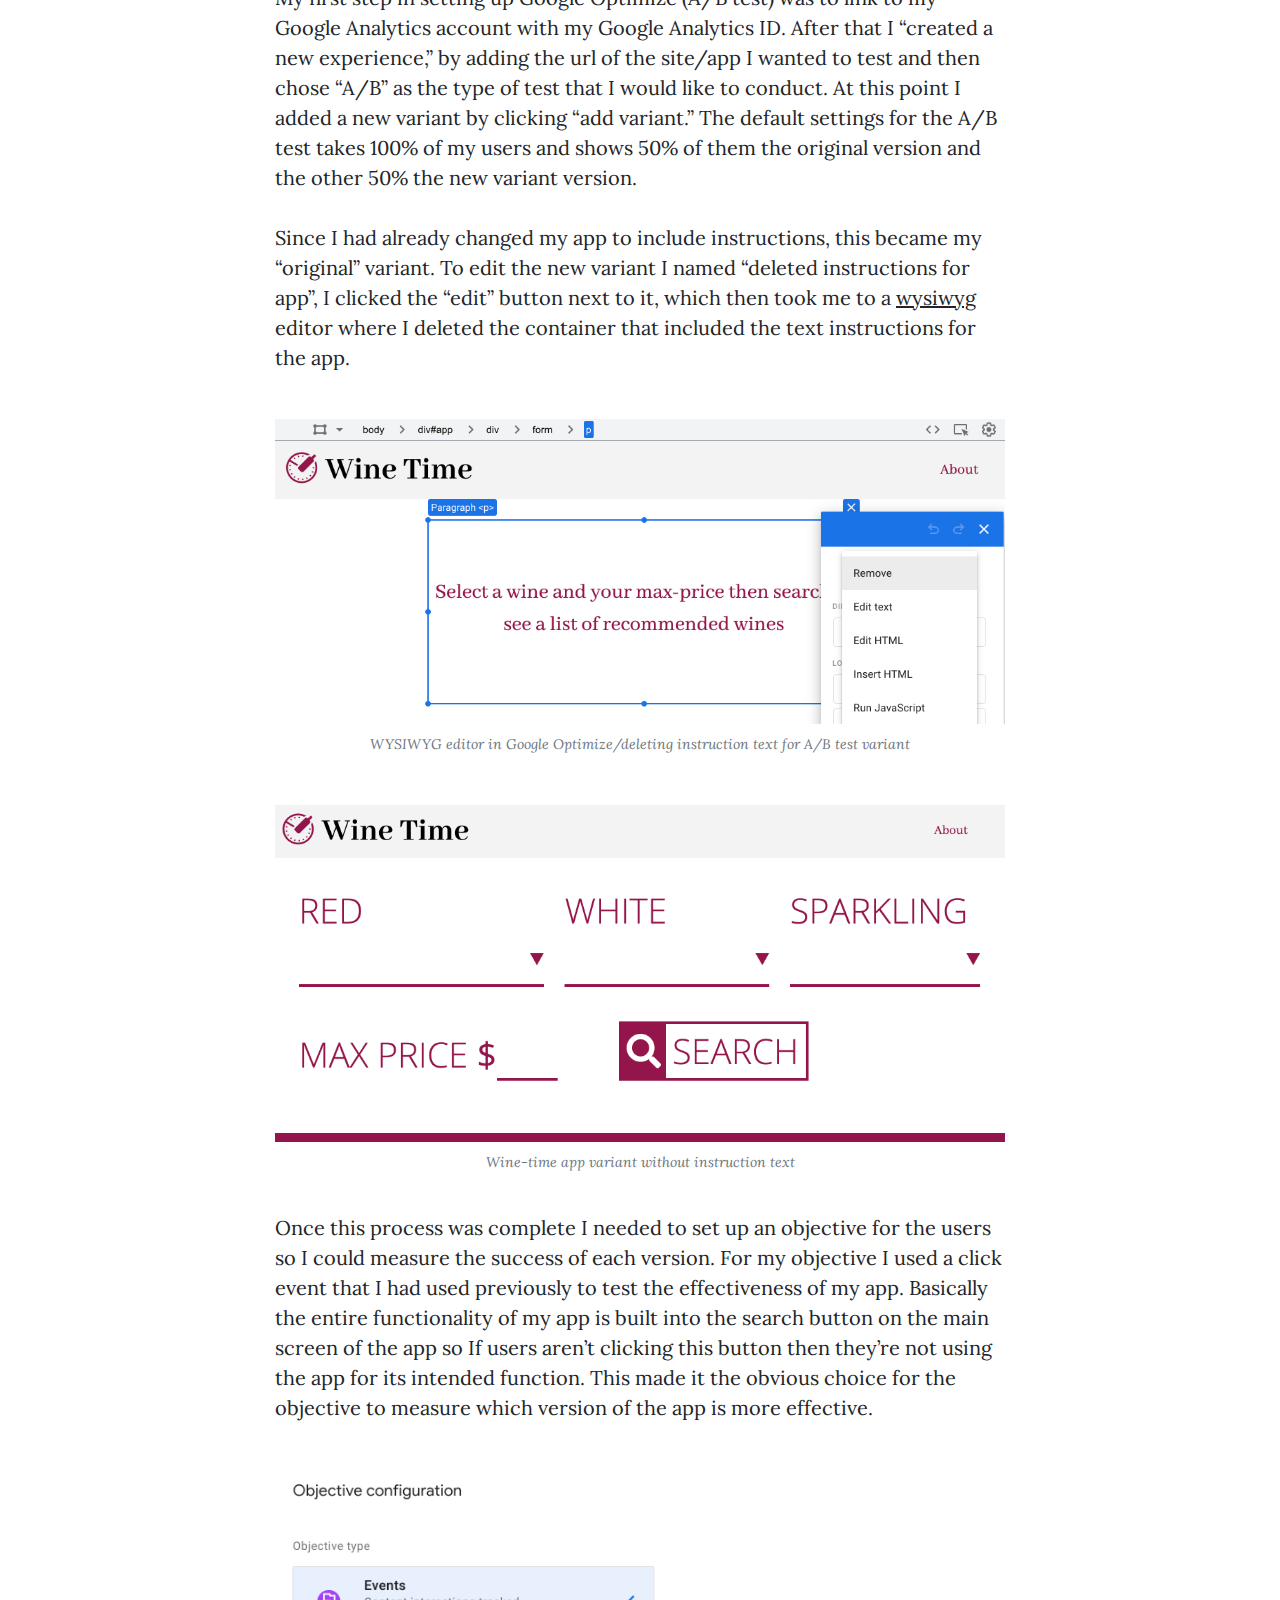
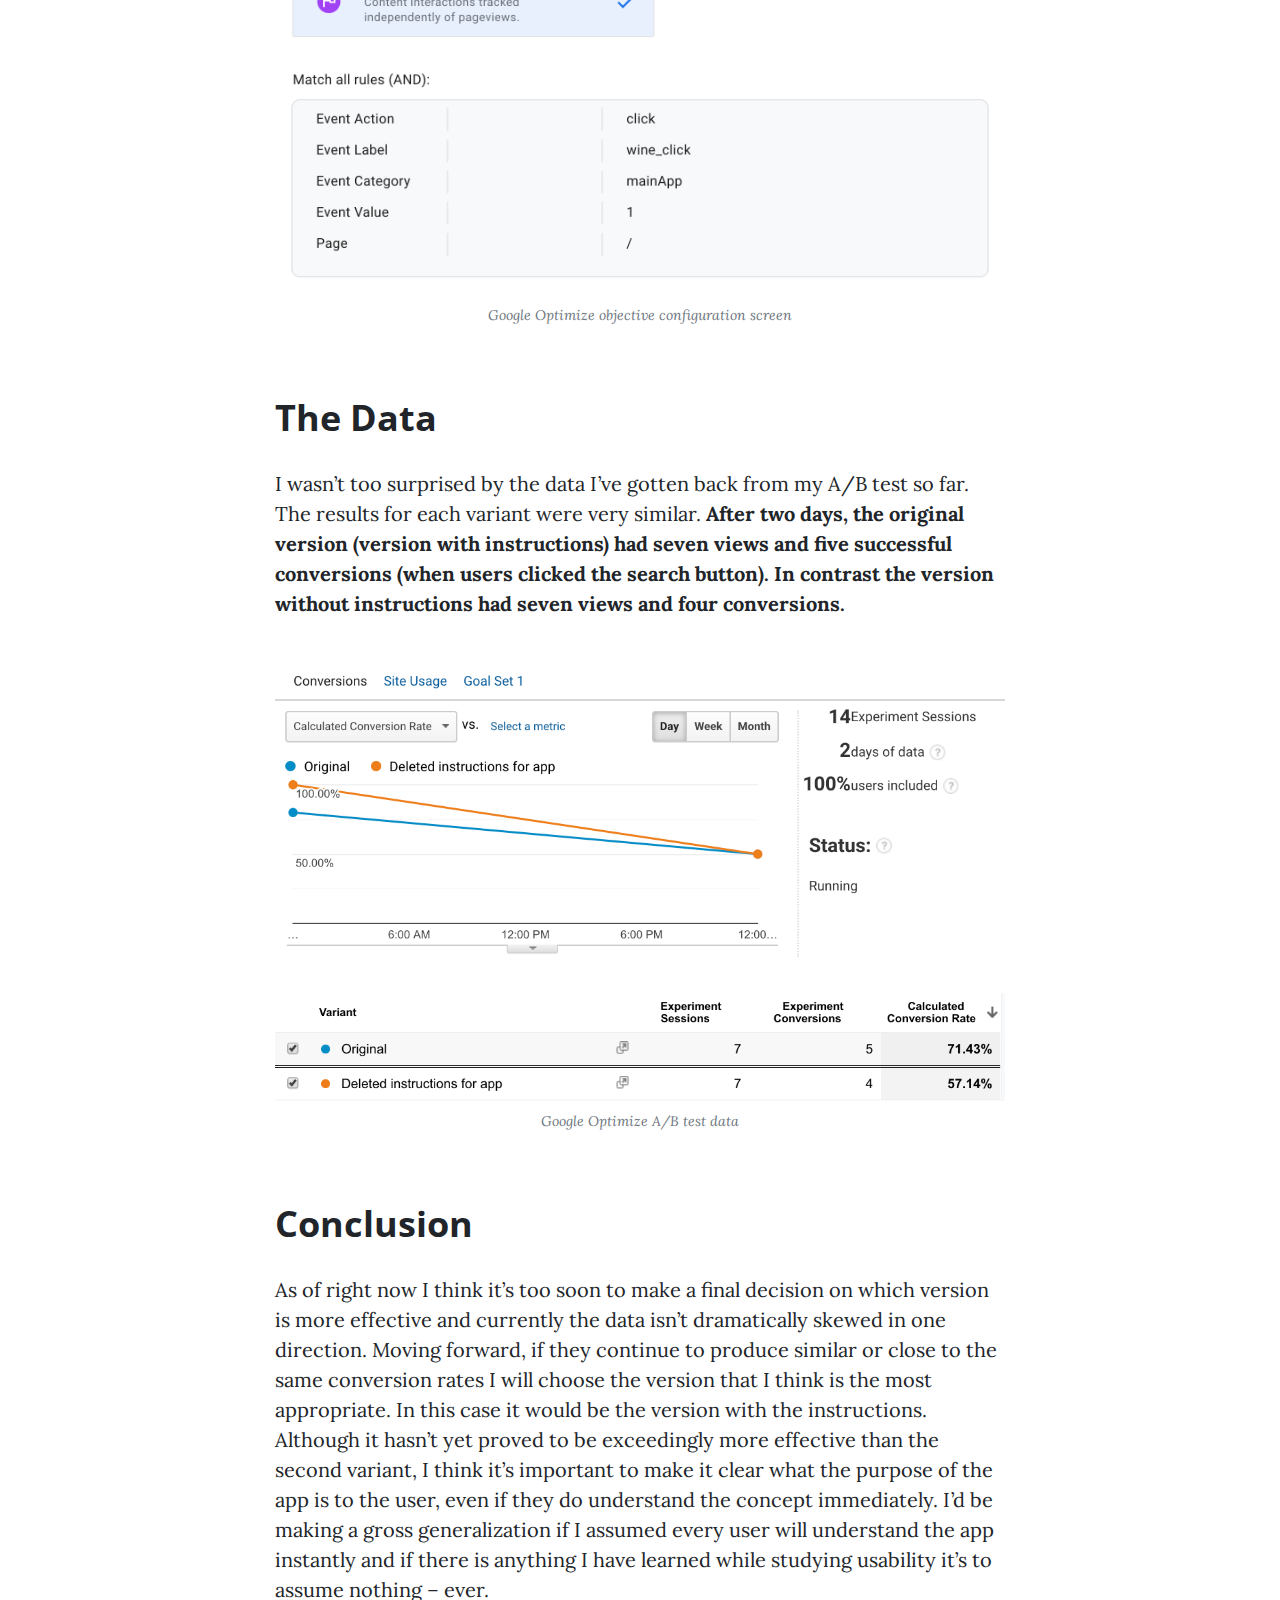
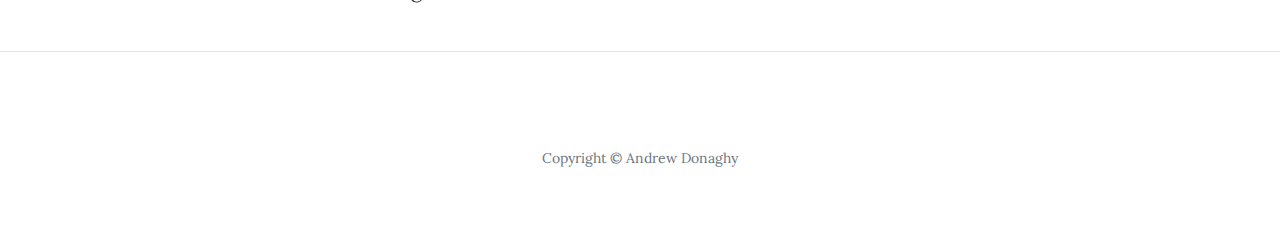
<file: post9.html>
<!DOCTYPE html>
<html lang="en">

<head>
  <!-- Global site tag (gtag.js) - Google Analytics -->
  <script async src="https://www.googletagmanager.com/gtag/js?id=UA-163426474-1"></script>
  <script>
    window.dataLayer = window.dataLayer || [];

    function gtag() {
      dataLayer.push(arguments);
    }
    gtag('js', new Date());

    gtag('config', 'UA-163426474-1');
  </script>
  <meta charset="utf-8">
  <meta name="viewport" content="width=device-width, initial-scale=1, shrink-to-fit=no">
  <meta name="description" content="Andrew Donaghy's User Science Journal">
  <meta name="author" content="Andrew Donaghy">

  <title>User Science Journal</title>

  <!-- Bootstrap core CSS -->
  <link href="https://stackpath.bootstrapcdn.com/bootstrap/4.3.1/css/bootstrap.min.css " rel="stylesheet">

  <!-- Custom fonts for this template -->
  <link rel="stylesheet" href="https://use.fontawesome.com/releases/v5.7.2/css/all.css"
    integrity="sha384-fnmOCqbTlWIlj8LyTjo7mOUStjsKC4pOpQbqyi7RrhN7udi9RwhKkMHpvLbHG9Sr" crossorigin="anonymous">
  <link href='https://fonts.googleapis.com/css?family=Lora:400,700,400italic,700italic' rel='stylesheet'
    type='text/css'>
  <link
    href='https://fonts.googleapis.com/css?family=Open+Sans:300italic,400italic,600italic,700italic,800italic,400,300,600,700,800'
    rel='stylesheet' type='text/css'>
  <link href="css/clean-blog.min.css" rel="stylesheet">
  <link rel="stylesheet" href="css/prism.css" />
</head>

<body>
  <a class="skip-to-content-link" href="#main">
    Skip to main content
  </a>
  <!-- Navigation -->
  <nav class="navbar navbar-expand-lg navbar-light fixed-top" id="mainNav">
    <div class="container zIndex">
      <a class="navbar-brand" href="index.html">Andrew Donaghy</a>
      <button class="navbar-toggler navbar-toggler-right" type="button" data-toggle="collapse"
        data-target="#navbarResponsive" aria-controls="navbarResponsive" aria-expanded="false"
        aria-label="Toggle navigation">
        Menu
        <i class="fas fa-bars"></i>
      </button>
      <div class="collapse navbar-collapse" id="navbarResponsive">
        <ul class="navbar-nav ml-auto">
          <li class="nav-item dropdown">
            <a class="nav-link dropdown-toggle" href="#" id="navbarDropdownBlog" data-toggle="dropdown"
              aria-haspopup="true" aria-expanded="false">
              Blog
            </a>
            <div class="dropdown-menu dropdown-menu-right" aria-labelledby="navbarDropdownBlog">
              <a class="dropdown-item" href="post1.html">Post 1</a>
              <a class="dropdown-item" href="post2.html">Post 2</a>
              <a class="dropdown-item" href="post3.html">Post 3</a>
              <a class="dropdown-item" href="post4.html">Post 4</a>
              <a class="dropdown-item" href="post5.html">Post 5</a>
              <a class="dropdown-item" href="post6.html">Post 6</a>
              <a class="dropdown-item" href="post7.html">Post 7</a>
              <a class="dropdown-item" href="post8.html">Post 8</a>
              <a class="dropdown-item" href="post9.html">Post 9</a>
              <a class="dropdown-item" href="post10.html">Post 10</a>


            </div>
          </li>
          <li class="nav-item">
            <a class="nav-link" href="about.html">About</a>
          </li>
        </ul>
      </div>
    </div>
  </nav>


  <!-- Page Header -->
  <header class="masthead" style="background-image: url('img/brainstorming.jpg')">
    <div class="overlay"></div>
    <div class="container">
      <div class="row">
        <div class="col-lg-8 col-md-10 mx-auto">
          <div class="post-heading">
            <h1>Usability Journal Entry 9</h1>
            <h2 class="subheading">Google Optimize A/B test
            </h2>
            <span class="meta">Posted by
              <a href="#">Andrew Donaghy</a>
              on June 7, 2020</span>
          </div>
        </div>
      </div>
    </div>
  </header>

  <!-- Post Content -->
  <main id="main" class="container">

    <article class="row">
      <div class="col-lg-8 col-md-10 mx-auto">
        <section>
          <p>This week I worked on setting up an A/B test with Google Optimize. This feature of Google Analytics is incredibly useful because it allows the developer to track the success of changes to the user interface of a web app or website.</p>

          <p>Setting up Google Optimize was a little temperamental, but once it was set up on my <a href="https://www.andrewdonaghy.dev/wine-time/">wine-time app</a> I was really intrigued by how beneficial it was to have a set of data for two separate versions of my app.</p>
        </section>

        <section>
          <h2 class="section-heading">Initial ideas for A/B test</h2>

          <p>Before setting up Google Optimize I thought about which variant I wanted to test on my app. While analyzing it, I realized that it may be slightly confusing for a new user to understand how this app works and what its purpose is. Although I prefer simplicity, I also want people to understand how to use this app, so I wrote a very short sentence on the homepage of the app that provides instructions on how to use it.</p>

          <img class="img-fluid mt-3" src="img/go3.png" alt="screenshot of wine-time app with added instructions statement">
          <figcaption class="caption text-muted mb-4">Wine-time app with added instructions statement</figcaption>


          <p>Since I wasn’t 100% sure of this change, I thought it would be an excellent source for an A/B test. From one perspective, adding more context and instructions to an app typically makes it easier to use, however, adding more text creates more clutter and could potentially confuse users as well. So, for my variant I decided to delete the instructions I had added to see if having them or not having them made a difference to my user statistics.</p>

          <h2 class="section-heading">Setting up the A/B test</h2>

          <p>My first step in setting up Google Optimize (A/B test) was to link to my Google Analytics account with my Google Analytics ID. After that I “created a new experience,” by adding the url of the site/app I wanted to test and then chose “A/B” as the type of test that I would like to conduct. At this point I added a new variant by clicking “add variant.” The default settings for the A/B test takes 100% of my users and shows 50% of them the original version and the other 50% the new variant version.</p>

          <p>
            Since I had already changed my app to include instructions, this became my “original” variant. To edit the new variant I named “deleted instructions for app”, I clicked the “edit” button next to it, which then took me to a <a href="https://en.wikipedia.org/wiki/WYSIWYG#:~:text=In%20computing%2C%20What%20You%20See,web%20page%2C%20or%20slide%20presentation.">wysiwyg</a> editor where I deleted the container that included the text instructions for the app.
          </p>


          <img class="img-fluid mt-3" src="img/go4.png" alt="screenshot showing the app instructions in the wysiwyg editor provided in google optimize">
          <figcaption class="caption text-muted mb-4">WYSIWYG editor in Google Optimize/deleting instruction text for A/B test variant</figcaption>

          <img class="img-fluid mt-3" src="img/go5.png" alt="screenshot of wine-time app variant without instruction text">
          <figcaption class="caption text-muted mb-4">Wine-time app variant without instruction text</figcaption>

     

          <p>Once this process was complete I needed to set up an objective for the users so I could measure the success of each version. For my objective I used a click event that I had used previously to test the effectiveness of my app. Basically the entire functionality of my app is built into the search button on the main screen of the app so If users aren’t clicking this button then they’re not using the app for its intended function. This made it the obvious choice for the objective to measure which version of the app is more effective.</p>
          
          <img class="img-fluid mt-3" src="img/go6.png" alt="screenshot of objective configuration in Google Optimize">
          <figcaption class="caption text-muted mb-4">Google Optimize objective configuration screen</figcaption>


        <h2 class="section-heading">The Data</h2>
        <p>
          I wasn’t too surprised by the data I’ve gotten back from my A/B test so far. The results for each variant were very similar. <strong>After two days, the original version (version with instructions) had seven views and five successful conversions (when users clicked the search button). In contrast the version without instructions had seven views and four conversions.</strong> 
        </p>
        <img class="img-fluid mt-3 mb-3" src="img/go7.png" alt="wine-time A/B test data 1">

        <img class="img-fluid mt-3" src="img/go8.png" alt="wine-time A/B test data 2">
        <figcaption class="caption text-muted mb-4">Google Optimize A/B test data</figcaption>

        <h2 class="section-heading">Conclusion</h2>
        <p>
          As of right now I think it’s too soon to make a final decision on which version is more effective and currently the data isn’t dramatically skewed in one direction. Moving forward, if they continue to produce similar or close to the same conversion rates I will choose the version that I think is the most appropriate. In this case it would be the version with the instructions. Although it hasn’t yet proved to be exceedingly more effective than the second variant, I think it’s important to make it clear what the purpose of the app is to the user, even if they do understand the concept immediately. I’d be making a gross generalization if I assumed every user will understand the app instantly and if there is anything I have learned while studying usability it’s to assume nothing – ever. 
        </p>

      </div>
    </article>



  </main>
  <hr>

  <!-- Footer -->
  <footer>
    <div class="container">
      <div class="row">
        <div class="col-lg-8 col-md-10 mx-auto">
          <a aria-label="Git-hub" href="https://github.com/apdonaghy">
            <span class="fa-stack fa-lg centered">
              <i class="fas fa-circle fa-stack-2x"></i>
              <i class="fab fa-github fa-stack-1x fa-inverse"></i>
            </span>
          </a>
          <p class="copyright text-muted">Copyright &copy; Andrew Donaghy</p>
        </div>
      </div>
    </div>
  </footer>

  <!-- Bootstrap core JavaScript -->
  <script src="https://code.jquery.com/jquery-3.3.1.slim.min.js"
    integrity="sha384-q8i/X+965DzO0rT7abK41JStQIAqVgRVzpbzo5smXKp4YfRvH+8abtTE1Pi6jizo" crossorigin="anonymous">
  </script>
  <script src="https://cdnjs.cloudflare.com/ajax/libs/popper.js/1.14.7/umd/popper.min.js"
    integrity="sha384-UO2eT0CpHqdSJQ6hJty5KVphtPhzWj9WO1clHTMGa3JDZwrnQq4sF86dIHNDz0W1" crossorigin="anonymous">
  </script>
  <script src="https://stackpath.bootstrapcdn.com/bootstrap/4.3.1/js/bootstrap.min.js"
    integrity="sha384-JjSmVgyd0p3pXB1rRibZUAYoIIy6OrQ6VrjIEaFf/nJGzIxFDsf4x0xIM+B07jRM" crossorigin="anonymous">
  </script>


  <!-- Custom scripts for this template -->
  <script src="js/clean-blog.min.js"></script>
  <script src="js/prism.js"></script>
</body>

</html>
</file>
<file: css/prism.css>
/* PrismJS 1.20.0
https://prismjs.com/download.html#themes=prism-tomorrow&languages=markup+css */
/**
 * prism.js tomorrow night eighties for JavaScript, CoffeeScript, CSS and HTML
 * Based on https://github.com/chriskempson/tomorrow-theme
 * @author Rose Pritchard
 */

code[class*="language-"],
pre[class*="language-"] {
	color: #ccc;
	background: none;
	font-family: Consolas, Monaco, 'Andale Mono', 'Ubuntu Mono', monospace;
	font-size: 1em;
	text-align: left;
	white-space: pre;
	word-spacing: normal;
	word-break: normal;
	word-wrap: normal;
	line-height: 1.5;

	-moz-tab-size: 4;
	-o-tab-size: 4;
	tab-size: 4;

	-webkit-hyphens: none;
	-moz-hyphens: none;
	-ms-hyphens: none;
	hyphens: none;

}

/* Code blocks */
pre[class*="language-"] {
	padding: 1em;
	margin: .5em 0;
	overflow: auto;
}

:not(pre) > code[class*="language-"],
pre[class*="language-"] {
	background: #2d2d2d;
}

/* Inline code */
:not(pre) > code[class*="language-"] {
	padding: .1em;
	border-radius: .3em;
	white-space: normal;
}

.token.comment,
.token.block-comment,
.token.prolog,
.token.doctype,
.token.cdata {
	color: #999;
}

.token.punctuation {
	color: #ccc;
}

.token.tag,
.token.attr-name,
.token.namespace,
.token.deleted {
	color: #e2777a;
}

.token.function-name {
	color: #6196cc;
}

.token.boolean,
.token.number,
.token.function {
	color: #f08d49;
}

.token.property,
.token.class-name,
.token.constant,
.token.symbol {
	color: #f8c555;
}

.token.selector,
.token.important,
.token.atrule,
.token.keyword,
.token.builtin {
	color: #cc99cd;
}

.token.string,
.token.char,
.token.attr-value,
.token.regex,
.token.variable {
	color: #7ec699;
}

.token.operator,
.token.entity,
.token.url {
	color: #67cdcc;
}

.token.important,
.token.bold {
	font-weight: bold;
}
.token.italic {
	font-style: italic;
}

.token.entity {
	cursor: help;
}

.token.inserted {
	color: green;
}
</file>
<file: css/clean-blog.min.css>
/*!
 * Start Bootstrap - Clean Blog v5.0.2 (https://startbootstrap.com/template-overviews/clean-blog)
 * Copyright 2013-2019 Start Bootstrap
 * Licensed under MIT (https://github.com/BlackrockDigital/startbootstrap-clean-blog/blob/master/LICENSE)
 */body{font-size:20px;color:#212529;font-family:Lora,'Times New Roman',serif}p{line-height:1.5;margin:30px 0}p a{text-decoration:underline}h1,h2,h3,h4,h5,h6{font-weight:800;font-family:'Open Sans','Helvetica Neue',Helvetica,Arial,sans-serif}a{color:#212529;-webkit-transition:all .2s;transition:all .2s}a:focus,a:hover{color:#0085a1}blockquote{font-style:italic;color:#868e96}.section-heading{font-size:36px;font-weight:700;margin-top:60px}.caption{font-size:14px;font-style:italic;display:block;margin:0;padding:10px;text-align:center;border-bottom-right-radius:5px;border-bottom-left-radius:5px}::-moz-selection{color:#fff;background:#0085a1;text-shadow:none}::selection{color:#fff;background:#0085a1;text-shadow:none}img::-moz-selection{color:#fff;background:0 0}img::selection{color:#fff;background:0 0}img::-moz-selection{color:#fff;background:0 0}#mainNav{position:absolute;border-bottom:1px solid #e9ecef;background-color:#fff;font-family:'Open Sans','Helvetica Neue',Helvetica,Arial,sans-serif}#mainNav .navbar-brand{font-weight:800;color:#343a40}#mainNav .navbar-toggler{font-size:12px;font-weight:800;padding:13px;text-transform:uppercase;color:#343a40}#mainNav .navbar-nav>li.nav-item>a{font-size:12px;font-weight:800;letter-spacing:1px;text-transform:uppercase}@media only screen and (min-width:992px){#mainNav{border-bottom:1px solid transparent;background:0 0}#mainNav .navbar-brand{padding:10px 20px;color:#fff}#mainNav .navbar-brand:focus,#mainNav .navbar-brand:hover{color:rgba(255,255,255,.8)}#mainNav .navbar-nav>li.nav-item>a{padding:10px 20px;color:#fff}#mainNav .navbar-nav>li.nav-item>a:focus,#mainNav .navbar-nav>li.nav-item>a:hover{color:rgba(255,255,255,.8)}}@media only screen and (min-width:992px){#mainNav{-webkit-transition:background-color .2s;transition:background-color .2s;-webkit-transform:translate3d(0,0,0);transform:translate3d(0,0,0);-webkit-backface-visibility:hidden}#mainNav.is-fixed{position:fixed;top:-67px;-webkit-transition:-webkit-transform .2s;transition:-webkit-transform .2s;transition:transform .2s;transition:transform .2s,-webkit-transform .2s;border-bottom:1px solid #fff;background-color:rgba(255,255,255,.9)}#mainNav.is-fixed .navbar-brand{color:#212529}#mainNav.is-fixed .navbar-brand:focus,#mainNav.is-fixed .navbar-brand:hover{color:#0085a1}#mainNav.is-fixed .navbar-nav>li.nav-item>a{color:#212529}#mainNav.is-fixed .navbar-nav>li.nav-item>a:focus,#mainNav.is-fixed .navbar-nav>li.nav-item>a:hover{color:#0085a1}#mainNav.is-visible{-webkit-transform:translate3d(0,100%,0);transform:translate3d(0,100%,0)}}header.masthead{margin-bottom:50px;background:no-repeat center center;background-color:#868e96;background-attachment:scroll;position:relative;background-size:cover}header.masthead .overlay{position:absolute;top:0;left:0;height:100%;width:100%;background-color:#212529;opacity:.5}header.masthead .page-heading,header.masthead .post-heading,header.masthead .site-heading{padding:0 0 30px;color:#fff}header.masthead .page-heading,header.masthead .site-heading{text-align:center}header.masthead .page-heading h1,header.masthead .site-heading h1{font-size:50px;margin-top:0}header.masthead .page-heading .subheading,header.masthead .site-heading .subheading{font-size:24px;font-weight:300;line-height:1.1;display:block;margin:10px 0 0;font-family:'Open Sans','Helvetica Neue',Helvetica,Arial,sans-serif}@media only screen and (min-width:768px){header.masthead .page-heading h1,header.masthead .site-heading h1{font-size:80px}}header.masthead .post-heading h1{font-size:35px}header.masthead .post-heading .meta,header.masthead .post-heading .subheading{line-height:1.1;display:block}header.masthead .post-heading .subheading{font-size:24px;font-weight:600;margin:10px 0 30px;font-family:'Open Sans','Helvetica Neue',Helvetica,Arial,sans-serif}header.masthead .post-heading .meta{font-size:20px;font-weight:300;font-style:italic;font-family:Lora,'Times New Roman',serif}header.masthead .post-heading .meta a{color:#fff}@media only screen and (min-width:768px){header.masthead .post-heading h1{font-size:55px}header.masthead .post-heading .subheading{font-size:30px}}.post-preview>a{color:#212529}.post-preview>a:focus,.post-preview>a:hover{text-decoration:none;color:#0085a1}.post-preview>a>.post-title{font-size:30px;margin-top:30px;margin-bottom:10px}.post-preview>a>.post-subtitle{font-weight:300;margin:0 0 10px}.post-preview>.post-meta{font-size:18px;font-style:italic;margin-top:0;color:#868e96}.post-preview>.post-meta>a{text-decoration:none;color:#212529}.post-preview>.post-meta>a:focus,.post-preview>.post-meta>a:hover{text-decoration:underline;color:#0085a1}@media only screen and (min-width:768px){.post-preview>a>.post-title{font-size:36px}}.floating-label-form-group{font-size:14px;position:relative;margin-bottom:0;padding-bottom:.5em;border-bottom:1px solid #dee2e6}.floating-label-form-group input,.floating-label-form-group textarea{font-size:1.5em;position:relative;z-index:1;padding:0;resize:none;border:none;border-radius:0;background:0 0;-webkit-box-shadow:none!important;box-shadow:none!important;font-family:Lora,'Times New Roman',serif}.floating-label-form-group input::-webkit-input-placeholder,.floating-label-form-group textarea::-webkit-input-placeholder{color:#868e96;font-family:Lora,'Times New Roman',serif}.floating-label-form-group label{font-size:.85em;line-height:1.764705882em;position:relative;z-index:0;top:2em;display:block;margin:0;-webkit-transition:top .3s ease,opacity .3s ease;transition:top .3s ease,opacity .3s ease;vertical-align:middle;vertical-align:baseline;opacity:0}.floating-label-form-group .help-block{margin:15px 0}.floating-label-form-group-with-value label{top:0;opacity:1}.floating-label-form-group-with-focus label{color:#0085a1}form .form-group:first-child .floating-label-form-group{border-top:1px solid #dee2e6}footer{padding:50px 0 65px}footer .list-inline{margin:0;padding:0}footer .copyright{font-size:14px;margin-bottom:0;text-align:center}.btn{font-size:14px;font-weight:800;padding:15px 25px;letter-spacing:1px;text-transform:uppercase;border-radius:0;font-family:'Open Sans','Helvetica Neue',Helvetica,Arial,sans-serif}.btn-primary{background-color:#0085a1;border-color:#0085a1}.btn-primary:active,.btn-primary:focus,.btn-primary:hover{color:#fff;background-color:#00657b!important;border-color:#00657b!important}.btn-lg{font-size:16px;padding:25px 35px}h3{color:#00657b;}.blockquote{color:#00657b;}
 .skip-to-content-link {
    background: #00657b;
    color:white;        
    height: 4  0px;
    left: 50%;
    padding: 8px;
    position: absolute;
    transform: translateY(-150%);
    transition: transform 0.3s;
    z-index:1;
  }
  .skip-to-content-link:focus {
    transform: translateY(0%);
  }
  .zIndex{
      z-index: -1;
  }

  .code1{
    font-size: .6em;

  }

  .centered{
    display:block; margin:0 auto;
  }



  #mainNav .navbar-brand{
    font-size: .8em;
  
  }
.post-preview{
  display:block;
  text-align: center;
}
</file>
